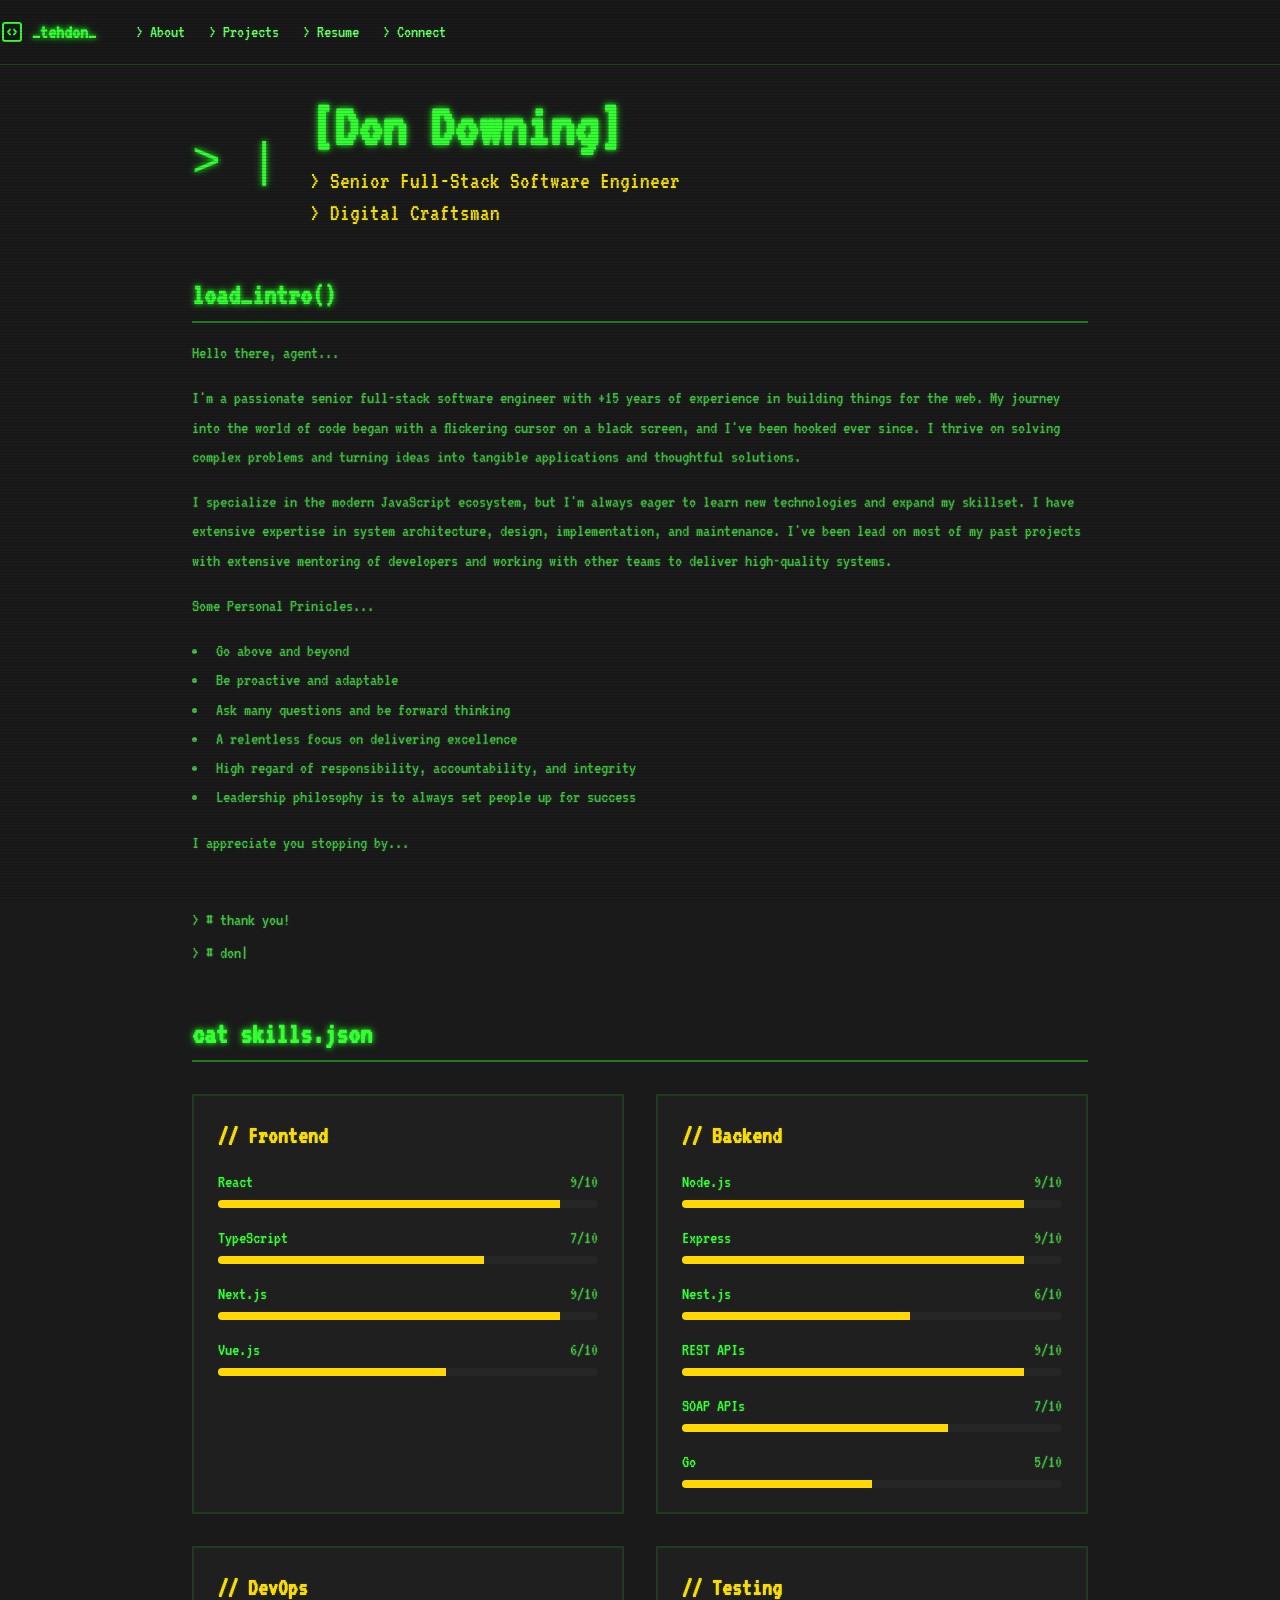
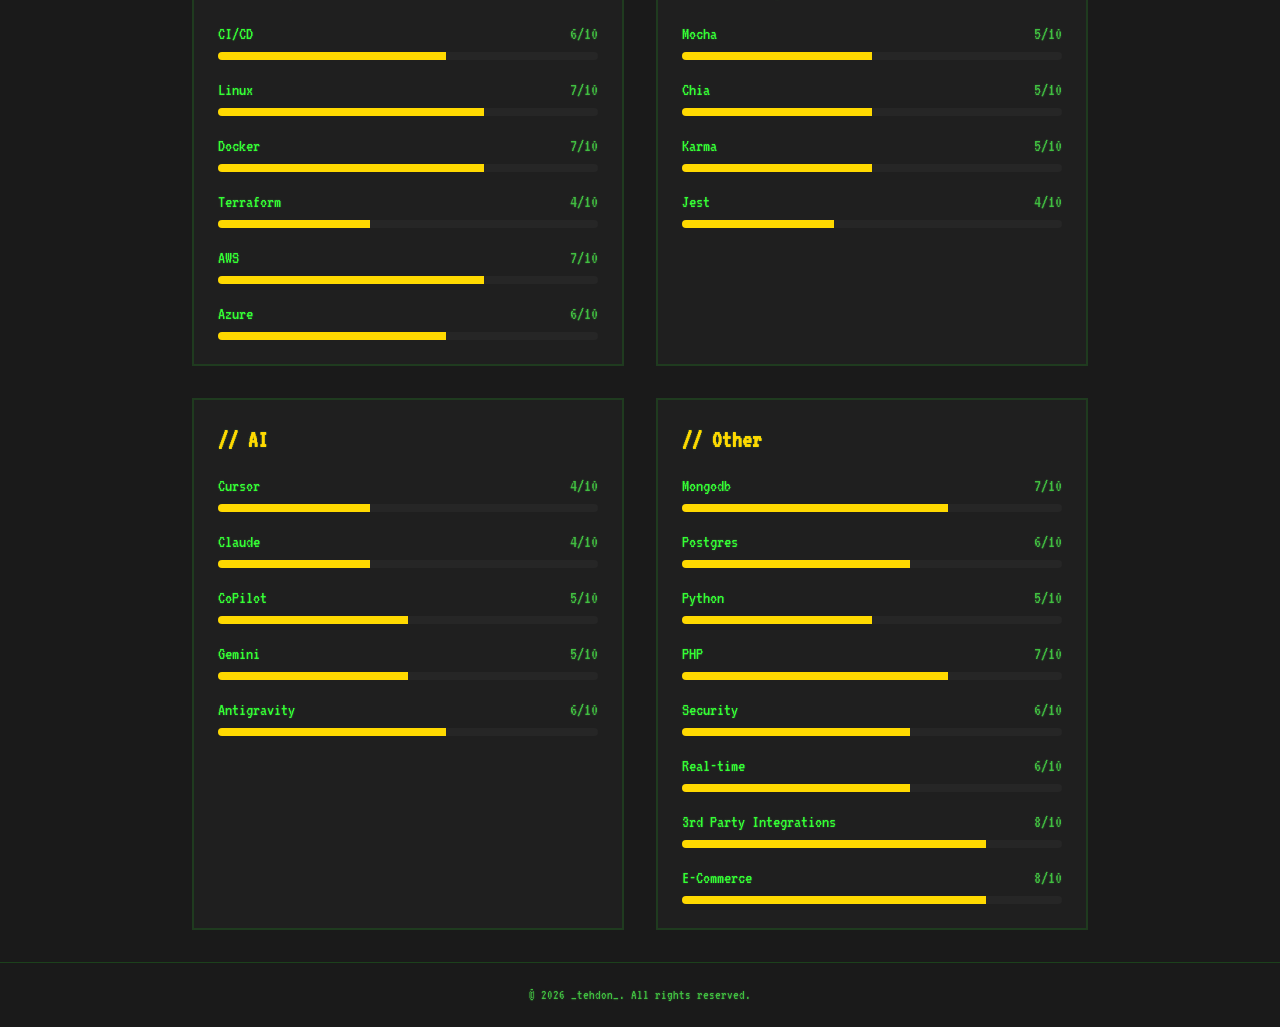
<file: index.html>
<!DOCTYPE html><!--zYd2rkL5x4iUhZCAkEcr9--><html lang="en" class="dark"><head><meta charSet="utf-8"/><meta name="viewport" content="width=device-width, initial-scale=1"/><link rel="stylesheet" href="/_next/static/css/071220970beca7e6.css" data-precedence="next"/><link rel="preload" as="script" fetchPriority="low" href="/_next/static/chunks/webpack-60785faceb2046e0.js"/><script src="/_next/static/chunks/4bd1b696-c023c6e3521b1417.js" async=""></script><script src="/_next/static/chunks/255-293e44824f2ec188.js" async=""></script><script src="/_next/static/chunks/main-app-1d38ec168f8fdfab.js" async=""></script><script src="/_next/static/chunks/553-ffa116a24add3fe1.js" async=""></script><script src="/_next/static/chunks/764-5d4fb63319599fcb.js" async=""></script><script src="/_next/static/chunks/app/layout-ae95735062ebb2e8.js" async=""></script><script src="/_next/static/chunks/app/page-a49253eac95c2e37.js" async=""></script><link rel="preconnect" href="https://fonts.googleapis.com"/><link rel="preconnect" href="https://fonts.gstatic.com" crossorigin="anonymous"/><title>_tehdon_</title><meta name="description" content="A retro-terminal themed personal portfolio."/><link rel="icon" href="/favicon.ico" type="image/x-icon" sizes="16x16"/><link href="https://fonts.googleapis.com/css2?family=VT323&amp;display=swap" rel="stylesheet"/><script src="/_next/static/chunks/polyfills-42372ed130431b0a.js" noModule=""></script></head><body class="font-body antialiased"><div hidden=""><!--$--><!--/$--></div><header class="sticky top-0 z-50 w-full border-b border-border/40 bg-background/95 backdrop-blur supports-[backdrop-filter]:bg-background/60"><div class="container flex h-16 items-center"><div class="mr-4 flex"><a class="mr-6 flex items-center space-x-2" href="/"><svg xmlns="http://www.w3.org/2000/svg" width="24" height="24" viewBox="0 0 24 24" fill="none" stroke="currentColor" stroke-width="2" stroke-linecap="round" stroke-linejoin="round" class="lucide lucide-square-code h-6 w-6 text-primary"><path d="M10 9.5 8 12l2 2.5"></path><path d="m14 9.5 2 2.5-2 2.5"></path><rect width="18" height="18" x="3" y="3" rx="2"></rect></svg><span class="font-bold text-primary text-glow text-xl">_tehdon_</span></a></div><nav class="hidden md:flex gap-6 text-lg"><a class="transition-colors hover:text-primary/80 glitch-hover" href="/">&gt; About</a><a class="transition-colors hover:text-primary/80 glitch-hover" href="/projects">&gt; Projects</a><a class="transition-colors hover:text-primary/80 glitch-hover" href="/resume">&gt; Resume</a><a class="transition-colors hover:text-primary/80 glitch-hover" href="/connect">&gt; Connect</a></nav><div class="flex flex-1 items-center justify-end"><button class="inline-flex items-center justify-center gap-2 whitespace-nowrap rounded-md text-sm font-medium ring-offset-background transition-colors focus-visible:outline-none focus-visible:ring-2 focus-visible:ring-ring focus-visible:ring-offset-2 disabled:pointer-events-none disabled:opacity-50 [&amp;_svg]:pointer-events-none [&amp;_svg]:size-4 [&amp;_svg]:shrink-0 hover:bg-accent hover:text-accent-foreground h-10 w-10 md:hidden" type="button" aria-haspopup="dialog" aria-expanded="false" aria-controls="radix-_R_6db_" data-state="closed"><svg xmlns="http://www.w3.org/2000/svg" width="24" height="24" viewBox="0 0 24 24" fill="none" stroke="currentColor" stroke-width="2" stroke-linecap="round" stroke-linejoin="round" class="lucide lucide-menu h-6 w-6 text-primary"><line x1="4" x2="20" y1="12" y2="12"></line><line x1="4" x2="20" y1="6" y2="6"></line><line x1="4" x2="20" y1="18" y2="18"></line></svg><span class="sr-only">Toggle Menu</span></button></div></div></header><main class="container mx-auto px-4 py-8 min-h-screen"><div class="space-y-12 max-w-4xl mx-auto"><section class="flex flex-col md:flex-row items-center gap-8"><pre class="text-5xl text-primary text-glow">&gt;<!-- --> <span class="blinking-cursor">|</span></pre><div class="text-center md:text-left"><h1 class="text-5xl md:text-6xl font-bold text-primary text-glow mb-2">[Don Downing]</h1><p class="text-2xl text-accent">&gt; Senior Full-Stack Software Engineer</p><p class="text-2xl text-accent">&gt; Digital Craftsman</p></div></section><section class="space-y-4 text-lg text-muted-foreground leading-relaxed"><h2 class="text-3xl font-bold text-primary text-glow mb-4 border-b-2 border-border pb-2">load_intro()</h2><p>Hello there, agent...</p><p>I&#x27;m a passionate senior full-stack software engineer with +15 years of experience in building things for the web. My journey into the world of code began with a flickering cursor on a black screen, and I&#x27;ve been hooked ever since. I thrive on solving complex problems and turning ideas into tangible applications and thoughtful solutions.</p><p>I specialize in the modern JavaScript ecosystem, but I&#x27;m always eager to learn new technologies and expand my skillset. I have extensive expertise in system architecture, design, implementation, and maintenance. I&#x27;ve been lead on most of my past projects with extensive mentoring of developers and working with other teams to deliver high-quality systems.</p><p></p><p>Some Personal Prinicles...</p><ul class="list-disc list-inside"><li>Go above and beyond</li><li>Be proactive and adaptable</li><li>Ask many questions and be forward thinking</li><li>A relentless focus on delivering excellence</li><li>High regard of responsibility, accountability, and integrity</li><li>Leadership philosophy is to always set people up for success</li></ul><p>I appreciate you stopping by...</p></section><section class="space-y-1 text-lg text-muted-foreground leading-relaxed"><p>&gt; # thank you!</p><p>&gt; # don<span class="blinking-cursor">|</span></p></section><section class="space-y-8"><h2 class="text-3xl font-bold text-primary text-glow mb-4 border-b-2 border-border pb-2">cat skills.json</h2><div class="grid grid-cols-1 md:grid-cols-2 gap-8"><div class="bg-card border-2 border-border/30 p-6 rounded-sm"><h3 class="text-2xl font-bold text-accent mb-4">// Frontend</h3><div class="space-y-4"><div><div class="flex justify-between mb-1"><span class="text-lg text-primary">React</span><span class="text-lg text-muted-foreground">9<!-- -->/10</span></div><div aria-valuemax="100" aria-valuemin="0" role="progressbar" data-state="indeterminate" data-max="100" class="relative w-full overflow-hidden rounded-full bg-secondary h-2 [&amp;&gt;div]:bg-accent"><div data-state="indeterminate" data-max="100" class="h-full w-full flex-1 bg-primary transition-all" style="transform:translateX(-10%)"></div></div></div><div><div class="flex justify-between mb-1"><span class="text-lg text-primary">TypeScript</span><span class="text-lg text-muted-foreground">7<!-- -->/10</span></div><div aria-valuemax="100" aria-valuemin="0" role="progressbar" data-state="indeterminate" data-max="100" class="relative w-full overflow-hidden rounded-full bg-secondary h-2 [&amp;&gt;div]:bg-accent"><div data-state="indeterminate" data-max="100" class="h-full w-full flex-1 bg-primary transition-all" style="transform:translateX(-30%)"></div></div></div><div><div class="flex justify-between mb-1"><span class="text-lg text-primary">Next.js</span><span class="text-lg text-muted-foreground">9<!-- -->/10</span></div><div aria-valuemax="100" aria-valuemin="0" role="progressbar" data-state="indeterminate" data-max="100" class="relative w-full overflow-hidden rounded-full bg-secondary h-2 [&amp;&gt;div]:bg-accent"><div data-state="indeterminate" data-max="100" class="h-full w-full flex-1 bg-primary transition-all" style="transform:translateX(-10%)"></div></div></div><div><div class="flex justify-between mb-1"><span class="text-lg text-primary">Vue.js</span><span class="text-lg text-muted-foreground">6<!-- -->/10</span></div><div aria-valuemax="100" aria-valuemin="0" role="progressbar" data-state="indeterminate" data-max="100" class="relative w-full overflow-hidden rounded-full bg-secondary h-2 [&amp;&gt;div]:bg-accent"><div data-state="indeterminate" data-max="100" class="h-full w-full flex-1 bg-primary transition-all" style="transform:translateX(-40%)"></div></div></div></div></div><div class="bg-card border-2 border-border/30 p-6 rounded-sm"><h3 class="text-2xl font-bold text-accent mb-4">// Backend</h3><div class="space-y-4"><div><div class="flex justify-between mb-1"><span class="text-lg text-primary">Node.js</span><span class="text-lg text-muted-foreground">9<!-- -->/10</span></div><div aria-valuemax="100" aria-valuemin="0" role="progressbar" data-state="indeterminate" data-max="100" class="relative w-full overflow-hidden rounded-full bg-secondary h-2 [&amp;&gt;div]:bg-accent"><div data-state="indeterminate" data-max="100" class="h-full w-full flex-1 bg-primary transition-all" style="transform:translateX(-10%)"></div></div></div><div><div class="flex justify-between mb-1"><span class="text-lg text-primary">Express</span><span class="text-lg text-muted-foreground">9<!-- -->/10</span></div><div aria-valuemax="100" aria-valuemin="0" role="progressbar" data-state="indeterminate" data-max="100" class="relative w-full overflow-hidden rounded-full bg-secondary h-2 [&amp;&gt;div]:bg-accent"><div data-state="indeterminate" data-max="100" class="h-full w-full flex-1 bg-primary transition-all" style="transform:translateX(-10%)"></div></div></div><div><div class="flex justify-between mb-1"><span class="text-lg text-primary">Nest.js</span><span class="text-lg text-muted-foreground">6<!-- -->/10</span></div><div aria-valuemax="100" aria-valuemin="0" role="progressbar" data-state="indeterminate" data-max="100" class="relative w-full overflow-hidden rounded-full bg-secondary h-2 [&amp;&gt;div]:bg-accent"><div data-state="indeterminate" data-max="100" class="h-full w-full flex-1 bg-primary transition-all" style="transform:translateX(-40%)"></div></div></div><div><div class="flex justify-between mb-1"><span class="text-lg text-primary">REST APIs</span><span class="text-lg text-muted-foreground">9<!-- -->/10</span></div><div aria-valuemax="100" aria-valuemin="0" role="progressbar" data-state="indeterminate" data-max="100" class="relative w-full overflow-hidden rounded-full bg-secondary h-2 [&amp;&gt;div]:bg-accent"><div data-state="indeterminate" data-max="100" class="h-full w-full flex-1 bg-primary transition-all" style="transform:translateX(-10%)"></div></div></div><div><div class="flex justify-between mb-1"><span class="text-lg text-primary">SOAP APIs</span><span class="text-lg text-muted-foreground">7<!-- -->/10</span></div><div aria-valuemax="100" aria-valuemin="0" role="progressbar" data-state="indeterminate" data-max="100" class="relative w-full overflow-hidden rounded-full bg-secondary h-2 [&amp;&gt;div]:bg-accent"><div data-state="indeterminate" data-max="100" class="h-full w-full flex-1 bg-primary transition-all" style="transform:translateX(-30%)"></div></div></div><div><div class="flex justify-between mb-1"><span class="text-lg text-primary">Go</span><span class="text-lg text-muted-foreground">5<!-- -->/10</span></div><div aria-valuemax="100" aria-valuemin="0" role="progressbar" data-state="indeterminate" data-max="100" class="relative w-full overflow-hidden rounded-full bg-secondary h-2 [&amp;&gt;div]:bg-accent"><div data-state="indeterminate" data-max="100" class="h-full w-full flex-1 bg-primary transition-all" style="transform:translateX(-50%)"></div></div></div></div></div><div class="bg-card border-2 border-border/30 p-6 rounded-sm"><h3 class="text-2xl font-bold text-accent mb-4">// DevOps</h3><div class="space-y-4"><div><div class="flex justify-between mb-1"><span class="text-lg text-primary">CI/CD</span><span class="text-lg text-muted-foreground">6<!-- -->/10</span></div><div aria-valuemax="100" aria-valuemin="0" role="progressbar" data-state="indeterminate" data-max="100" class="relative w-full overflow-hidden rounded-full bg-secondary h-2 [&amp;&gt;div]:bg-accent"><div data-state="indeterminate" data-max="100" class="h-full w-full flex-1 bg-primary transition-all" style="transform:translateX(-40%)"></div></div></div><div><div class="flex justify-between mb-1"><span class="text-lg text-primary">Linux</span><span class="text-lg text-muted-foreground">7<!-- -->/10</span></div><div aria-valuemax="100" aria-valuemin="0" role="progressbar" data-state="indeterminate" data-max="100" class="relative w-full overflow-hidden rounded-full bg-secondary h-2 [&amp;&gt;div]:bg-accent"><div data-state="indeterminate" data-max="100" class="h-full w-full flex-1 bg-primary transition-all" style="transform:translateX(-30%)"></div></div></div><div><div class="flex justify-between mb-1"><span class="text-lg text-primary">Docker</span><span class="text-lg text-muted-foreground">7<!-- -->/10</span></div><div aria-valuemax="100" aria-valuemin="0" role="progressbar" data-state="indeterminate" data-max="100" class="relative w-full overflow-hidden rounded-full bg-secondary h-2 [&amp;&gt;div]:bg-accent"><div data-state="indeterminate" data-max="100" class="h-full w-full flex-1 bg-primary transition-all" style="transform:translateX(-30%)"></div></div></div><div><div class="flex justify-between mb-1"><span class="text-lg text-primary">Terraform</span><span class="text-lg text-muted-foreground">4<!-- -->/10</span></div><div aria-valuemax="100" aria-valuemin="0" role="progressbar" data-state="indeterminate" data-max="100" class="relative w-full overflow-hidden rounded-full bg-secondary h-2 [&amp;&gt;div]:bg-accent"><div data-state="indeterminate" data-max="100" class="h-full w-full flex-1 bg-primary transition-all" style="transform:translateX(-60%)"></div></div></div><div><div class="flex justify-between mb-1"><span class="text-lg text-primary">AWS</span><span class="text-lg text-muted-foreground">7<!-- -->/10</span></div><div aria-valuemax="100" aria-valuemin="0" role="progressbar" data-state="indeterminate" data-max="100" class="relative w-full overflow-hidden rounded-full bg-secondary h-2 [&amp;&gt;div]:bg-accent"><div data-state="indeterminate" data-max="100" class="h-full w-full flex-1 bg-primary transition-all" style="transform:translateX(-30%)"></div></div></div><div><div class="flex justify-between mb-1"><span class="text-lg text-primary">Azure</span><span class="text-lg text-muted-foreground">6<!-- -->/10</span></div><div aria-valuemax="100" aria-valuemin="0" role="progressbar" data-state="indeterminate" data-max="100" class="relative w-full overflow-hidden rounded-full bg-secondary h-2 [&amp;&gt;div]:bg-accent"><div data-state="indeterminate" data-max="100" class="h-full w-full flex-1 bg-primary transition-all" style="transform:translateX(-40%)"></div></div></div></div></div><div class="bg-card border-2 border-border/30 p-6 rounded-sm"><h3 class="text-2xl font-bold text-accent mb-4">// Testing</h3><div class="space-y-4"><div><div class="flex justify-between mb-1"><span class="text-lg text-primary">Mocha</span><span class="text-lg text-muted-foreground">5<!-- -->/10</span></div><div aria-valuemax="100" aria-valuemin="0" role="progressbar" data-state="indeterminate" data-max="100" class="relative w-full overflow-hidden rounded-full bg-secondary h-2 [&amp;&gt;div]:bg-accent"><div data-state="indeterminate" data-max="100" class="h-full w-full flex-1 bg-primary transition-all" style="transform:translateX(-50%)"></div></div></div><div><div class="flex justify-between mb-1"><span class="text-lg text-primary">Chia</span><span class="text-lg text-muted-foreground">5<!-- -->/10</span></div><div aria-valuemax="100" aria-valuemin="0" role="progressbar" data-state="indeterminate" data-max="100" class="relative w-full overflow-hidden rounded-full bg-secondary h-2 [&amp;&gt;div]:bg-accent"><div data-state="indeterminate" data-max="100" class="h-full w-full flex-1 bg-primary transition-all" style="transform:translateX(-50%)"></div></div></div><div><div class="flex justify-between mb-1"><span class="text-lg text-primary">Karma</span><span class="text-lg text-muted-foreground">5<!-- -->/10</span></div><div aria-valuemax="100" aria-valuemin="0" role="progressbar" data-state="indeterminate" data-max="100" class="relative w-full overflow-hidden rounded-full bg-secondary h-2 [&amp;&gt;div]:bg-accent"><div data-state="indeterminate" data-max="100" class="h-full w-full flex-1 bg-primary transition-all" style="transform:translateX(-50%)"></div></div></div><div><div class="flex justify-between mb-1"><span class="text-lg text-primary">Jest</span><span class="text-lg text-muted-foreground">4<!-- -->/10</span></div><div aria-valuemax="100" aria-valuemin="0" role="progressbar" data-state="indeterminate" data-max="100" class="relative w-full overflow-hidden rounded-full bg-secondary h-2 [&amp;&gt;div]:bg-accent"><div data-state="indeterminate" data-max="100" class="h-full w-full flex-1 bg-primary transition-all" style="transform:translateX(-60%)"></div></div></div></div></div><div class="bg-card border-2 border-border/30 p-6 rounded-sm"><h3 class="text-2xl font-bold text-accent mb-4">// AI</h3><div class="space-y-4"><div><div class="flex justify-between mb-1"><span class="text-lg text-primary">Cursor</span><span class="text-lg text-muted-foreground">4<!-- -->/10</span></div><div aria-valuemax="100" aria-valuemin="0" role="progressbar" data-state="indeterminate" data-max="100" class="relative w-full overflow-hidden rounded-full bg-secondary h-2 [&amp;&gt;div]:bg-accent"><div data-state="indeterminate" data-max="100" class="h-full w-full flex-1 bg-primary transition-all" style="transform:translateX(-60%)"></div></div></div><div><div class="flex justify-between mb-1"><span class="text-lg text-primary">Claude</span><span class="text-lg text-muted-foreground">4<!-- -->/10</span></div><div aria-valuemax="100" aria-valuemin="0" role="progressbar" data-state="indeterminate" data-max="100" class="relative w-full overflow-hidden rounded-full bg-secondary h-2 [&amp;&gt;div]:bg-accent"><div data-state="indeterminate" data-max="100" class="h-full w-full flex-1 bg-primary transition-all" style="transform:translateX(-60%)"></div></div></div><div><div class="flex justify-between mb-1"><span class="text-lg text-primary">CoPilot</span><span class="text-lg text-muted-foreground">5<!-- -->/10</span></div><div aria-valuemax="100" aria-valuemin="0" role="progressbar" data-state="indeterminate" data-max="100" class="relative w-full overflow-hidden rounded-full bg-secondary h-2 [&amp;&gt;div]:bg-accent"><div data-state="indeterminate" data-max="100" class="h-full w-full flex-1 bg-primary transition-all" style="transform:translateX(-50%)"></div></div></div><div><div class="flex justify-between mb-1"><span class="text-lg text-primary">Gemini</span><span class="text-lg text-muted-foreground">5<!-- -->/10</span></div><div aria-valuemax="100" aria-valuemin="0" role="progressbar" data-state="indeterminate" data-max="100" class="relative w-full overflow-hidden rounded-full bg-secondary h-2 [&amp;&gt;div]:bg-accent"><div data-state="indeterminate" data-max="100" class="h-full w-full flex-1 bg-primary transition-all" style="transform:translateX(-50%)"></div></div></div><div><div class="flex justify-between mb-1"><span class="text-lg text-primary">Antigravity</span><span class="text-lg text-muted-foreground">6<!-- -->/10</span></div><div aria-valuemax="100" aria-valuemin="0" role="progressbar" data-state="indeterminate" data-max="100" class="relative w-full overflow-hidden rounded-full bg-secondary h-2 [&amp;&gt;div]:bg-accent"><div data-state="indeterminate" data-max="100" class="h-full w-full flex-1 bg-primary transition-all" style="transform:translateX(-40%)"></div></div></div></div></div><div class="bg-card border-2 border-border/30 p-6 rounded-sm"><h3 class="text-2xl font-bold text-accent mb-4">// Other</h3><div class="space-y-4"><div><div class="flex justify-between mb-1"><span class="text-lg text-primary">Mongodb</span><span class="text-lg text-muted-foreground">7<!-- -->/10</span></div><div aria-valuemax="100" aria-valuemin="0" role="progressbar" data-state="indeterminate" data-max="100" class="relative w-full overflow-hidden rounded-full bg-secondary h-2 [&amp;&gt;div]:bg-accent"><div data-state="indeterminate" data-max="100" class="h-full w-full flex-1 bg-primary transition-all" style="transform:translateX(-30%)"></div></div></div><div><div class="flex justify-between mb-1"><span class="text-lg text-primary">Postgres</span><span class="text-lg text-muted-foreground">6<!-- -->/10</span></div><div aria-valuemax="100" aria-valuemin="0" role="progressbar" data-state="indeterminate" data-max="100" class="relative w-full overflow-hidden rounded-full bg-secondary h-2 [&amp;&gt;div]:bg-accent"><div data-state="indeterminate" data-max="100" class="h-full w-full flex-1 bg-primary transition-all" style="transform:translateX(-40%)"></div></div></div><div><div class="flex justify-between mb-1"><span class="text-lg text-primary">Python</span><span class="text-lg text-muted-foreground">5<!-- -->/10</span></div><div aria-valuemax="100" aria-valuemin="0" role="progressbar" data-state="indeterminate" data-max="100" class="relative w-full overflow-hidden rounded-full bg-secondary h-2 [&amp;&gt;div]:bg-accent"><div data-state="indeterminate" data-max="100" class="h-full w-full flex-1 bg-primary transition-all" style="transform:translateX(-50%)"></div></div></div><div><div class="flex justify-between mb-1"><span class="text-lg text-primary">PHP</span><span class="text-lg text-muted-foreground">7<!-- -->/10</span></div><div aria-valuemax="100" aria-valuemin="0" role="progressbar" data-state="indeterminate" data-max="100" class="relative w-full overflow-hidden rounded-full bg-secondary h-2 [&amp;&gt;div]:bg-accent"><div data-state="indeterminate" data-max="100" class="h-full w-full flex-1 bg-primary transition-all" style="transform:translateX(-30%)"></div></div></div><div><div class="flex justify-between mb-1"><span class="text-lg text-primary">Security</span><span class="text-lg text-muted-foreground">6<!-- -->/10</span></div><div aria-valuemax="100" aria-valuemin="0" role="progressbar" data-state="indeterminate" data-max="100" class="relative w-full overflow-hidden rounded-full bg-secondary h-2 [&amp;&gt;div]:bg-accent"><div data-state="indeterminate" data-max="100" class="h-full w-full flex-1 bg-primary transition-all" style="transform:translateX(-40%)"></div></div></div><div><div class="flex justify-between mb-1"><span class="text-lg text-primary">Real-time</span><span class="text-lg text-muted-foreground">6<!-- -->/10</span></div><div aria-valuemax="100" aria-valuemin="0" role="progressbar" data-state="indeterminate" data-max="100" class="relative w-full overflow-hidden rounded-full bg-secondary h-2 [&amp;&gt;div]:bg-accent"><div data-state="indeterminate" data-max="100" class="h-full w-full flex-1 bg-primary transition-all" style="transform:translateX(-40%)"></div></div></div><div><div class="flex justify-between mb-1"><span class="text-lg text-primary">3rd Party Integrations</span><span class="text-lg text-muted-foreground">8<!-- -->/10</span></div><div aria-valuemax="100" aria-valuemin="0" role="progressbar" data-state="indeterminate" data-max="100" class="relative w-full overflow-hidden rounded-full bg-secondary h-2 [&amp;&gt;div]:bg-accent"><div data-state="indeterminate" data-max="100" class="h-full w-full flex-1 bg-primary transition-all" style="transform:translateX(-20%)"></div></div></div><div><div class="flex justify-between mb-1"><span class="text-lg text-primary">E-Commerce</span><span class="text-lg text-muted-foreground">8<!-- -->/10</span></div><div aria-valuemax="100" aria-valuemin="0" role="progressbar" data-state="indeterminate" data-max="100" class="relative w-full overflow-hidden rounded-full bg-secondary h-2 [&amp;&gt;div]:bg-accent"><div data-state="indeterminate" data-max="100" class="h-full w-full flex-1 bg-primary transition-all" style="transform:translateX(-20%)"></div></div></div></div></div></div></section></div><!--$--><!--/$--></main><footer class="border-t border-border/40"><div class="container mx-auto flex h-16 items-center justify-center"><p class="text-center text-sm text-muted-foreground">© <!-- -->2026<!-- --> _tehdon_. All rights reserved.</p></div></footer><div role="region" aria-label="Notifications (F8)" tabindex="-1" style="pointer-events:none"><ol tabindex="-1" class="fixed top-0 z-[100] flex max-h-screen w-full flex-col-reverse p-4 sm:bottom-0 sm:right-0 sm:top-auto sm:flex-col md:max-w-[420px]"></ol></div><script src="/_next/static/chunks/webpack-60785faceb2046e0.js" id="_R_" async=""></script><script>(self.__next_f=self.__next_f||[]).push([0])</script><script>self.__next_f.push([1,"1:\"$Sreact.fragment\"\n2:I[5631,[\"553\",\"static/chunks/553-ffa116a24add3fe1.js\",\"764\",\"static/chunks/764-5d4fb63319599fcb.js\",\"177\",\"static/chunks/app/layout-ae95735062ebb2e8.js\"],\"Header\"]\n3:I[9766,[],\"\"]\n4:I[8924,[],\"\"]\n5:I[704,[\"553\",\"static/chunks/553-ffa116a24add3fe1.js\",\"764\",\"static/chunks/764-5d4fb63319599fcb.js\",\"177\",\"static/chunks/app/layout-ae95735062ebb2e8.js\"],\"Toaster\"]\ne:I[7150,[],\"\"]\n:HL[\"/_next/static/css/071220970beca7e6.css\",\"style\"]\n"])</script><script>self.__next_f.push([1,"0:{\"P\":null,\"b\":\"zYd2rkL5x4iUhZCAkEcr9\",\"p\":\"\",\"c\":[\"\",\"\"],\"i\":false,\"f\":[[[\"\",{\"children\":[\"__PAGE__\",{}]},\"$undefined\",\"$undefined\",true],[\"\",[\"$\",\"$1\",\"c\",{\"children\":[[[\"$\",\"link\",\"0\",{\"rel\":\"stylesheet\",\"href\":\"/_next/static/css/071220970beca7e6.css\",\"precedence\":\"next\",\"crossOrigin\":\"$undefined\",\"nonce\":\"$undefined\"}]],[\"$\",\"html\",null,{\"lang\":\"en\",\"className\":\"dark\",\"children\":[[\"$\",\"head\",null,{\"children\":[[\"$\",\"link\",null,{\"rel\":\"preconnect\",\"href\":\"https://fonts.googleapis.com\"}],[\"$\",\"link\",null,{\"rel\":\"preconnect\",\"href\":\"https://fonts.gstatic.com\",\"crossOrigin\":\"anonymous\"}],[\"$\",\"link\",null,{\"href\":\"https://fonts.googleapis.com/css2?family=VT323\u0026display=swap\",\"rel\":\"stylesheet\"}]]}],[\"$\",\"body\",null,{\"className\":\"font-body antialiased\",\"children\":[[\"$\",\"$L2\",null,{}],[\"$\",\"main\",null,{\"className\":\"container mx-auto px-4 py-8 min-h-screen\",\"children\":[\"$\",\"$L3\",null,{\"parallelRouterKey\":\"children\",\"error\":\"$undefined\",\"errorStyles\":\"$undefined\",\"errorScripts\":\"$undefined\",\"template\":[\"$\",\"$L4\",null,{}],\"templateStyles\":\"$undefined\",\"templateScripts\":\"$undefined\",\"notFound\":[[[\"$\",\"title\",null,{\"children\":\"404: This page could not be found.\"}],[\"$\",\"div\",null,{\"style\":{\"fontFamily\":\"system-ui,\\\"Segoe UI\\\",Roboto,Helvetica,Arial,sans-serif,\\\"Apple Color Emoji\\\",\\\"Segoe UI Emoji\\\"\",\"height\":\"100vh\",\"textAlign\":\"center\",\"display\":\"flex\",\"flexDirection\":\"column\",\"alignItems\":\"center\",\"justifyContent\":\"center\"},\"children\":[\"$\",\"div\",null,{\"children\":[[\"$\",\"style\",null,{\"dangerouslySetInnerHTML\":{\"__html\":\"body{color:#000;background:#fff;margin:0}.next-error-h1{border-right:1px solid rgba(0,0,0,.3)}@media (prefers-color-scheme:dark){body{color:#fff;background:#000}.next-error-h1{border-right:1px solid rgba(255,255,255,.3)}}\"}}],[\"$\",\"h1\",null,{\"className\":\"next-error-h1\",\"style\":{\"display\":\"inline-block\",\"margin\":\"0 20px 0 0\",\"padding\":\"0 23px 0 0\",\"fontSize\":24,\"fontWeight\":500,\"verticalAlign\":\"top\",\"lineHeight\":\"49px\"},\"children\":404}],[\"$\",\"div\",null,{\"style\":{\"display\":\"inline-block\"},\"children\":[\"$\",\"h2\",null,{\"style\":{\"fontSize\":14,\"fontWeight\":400,\"lineHeight\":\"49px\",\"margin\":0},\"children\":\"This page could not be found.\"}]}]]}]}]],[]],\"forbidden\":\"$undefined\",\"unauthorized\":\"$undefined\"}]}],[\"$\",\"footer\",null,{\"className\":\"border-t border-border/40\",\"children\":[\"$\",\"div\",null,{\"className\":\"container mx-auto flex h-16 items-center justify-center\",\"children\":[\"$\",\"p\",null,{\"className\":\"text-center text-sm text-muted-foreground\",\"children\":[\"© \",2026,\" _tehdon_. All rights reserved.\"]}]}]}],[\"$\",\"$L5\",null,{}]]}]]}]]}],{\"children\":[\"__PAGE__\",[\"$\",\"$1\",\"c\",{\"children\":[[\"$\",\"div\",null,{\"className\":\"space-y-12 max-w-4xl mx-auto\",\"children\":[[\"$\",\"section\",null,{\"className\":\"flex flex-col md:flex-row items-center gap-8\",\"children\":[[\"$\",\"pre\",null,{\"className\":\"text-5xl text-primary text-glow\",\"children\":[\"\u003e\",\" \",[\"$\",\"span\",null,{\"className\":\"blinking-cursor\",\"children\":\"|\"}]]}],[\"$\",\"div\",null,{\"className\":\"text-center md:text-left\",\"children\":[[\"$\",\"h1\",null,{\"className\":\"text-5xl md:text-6xl font-bold text-primary text-glow mb-2\",\"children\":\"[Don Downing]\"}],[\"$\",\"p\",null,{\"className\":\"text-2xl text-accent\",\"children\":\"\u003e Senior Full-Stack Software Engineer\"}],[\"$\",\"p\",null,{\"className\":\"text-2xl text-accent\",\"children\":\"\u003e Digital Craftsman\"}]]}]]}],[\"$\",\"section\",null,{\"className\":\"space-y-4 text-lg text-muted-foreground leading-relaxed\",\"children\":[[\"$\",\"h2\",null,{\"className\":\"text-3xl font-bold text-primary text-glow mb-4 border-b-2 border-border pb-2\",\"children\":\"load_intro()\"}],[\"$\",\"p\",null,{\"children\":\"Hello there, agent...\"}],[\"$\",\"p\",null,{\"children\":\"I'm a passionate senior full-stack software engineer with +15 years of experience in building things for the web. My journey into the world of code began with a flickering cursor on a black screen, and I've been hooked ever since. I thrive on solving complex problems and turning ideas into tangible applications and thoughtful solutions.\"}],[\"$\",\"p\",null,{\"children\":\"I specialize in the modern JavaScript ecosystem, but I'm always eager to learn new technologies and expand my skillset. I have extensive expertise in system architecture, design, implementation, and maintenance. I've been lead on most of my past projects with extensive mentoring of developers and working with other teams to deliver high-quality systems.\"}],\"$L6\",\"$L7\",\"$L8\",\"$L9\"]}],\"$La\",\"$Lb\"]}],null,\"$Lc\"]}],{},null,false]},null,false],\"$Ld\",false]],\"m\":\"$undefined\",\"G\":[\"$e\",[]],\"s\":false,\"S\":true}\n"])</script><script>self.__next_f.push([1,"f:I[6143,[\"553\",\"static/chunks/553-ffa116a24add3fe1.js\",\"974\",\"static/chunks/app/page-a49253eac95c2e37.js\"],\"Progress\"]\n19:I[4431,[],\"OutletBoundary\"]\n1b:I[5278,[],\"AsyncMetadataOutlet\"]\n1d:I[4431,[],\"ViewportBoundary\"]\n1f:I[4431,[],\"MetadataBoundary\"]\n20:\"$Sreact.suspense\"\n6:[\"$\",\"p\",null,{}]\n7:[\"$\",\"p\",null,{\"children\":\"Some Personal Prinicles...\"}]\n8:[\"$\",\"ul\",null,{\"className\":\"list-disc list-inside\",\"children\":[[\"$\",\"li\",null,{\"children\":\"Go above and beyond\"}],[\"$\",\"li\",null,{\"children\":\"Be proactive and adaptable\"}],[\"$\",\"li\",null,{\"children\":\"Ask many questions and be forward thinking\"}],[\"$\",\"li\",null,{\"children\":\"A relentless focus on delivering excellence\"}],[\"$\",\"li\",null,{\"children\":\"High regard of responsibility, accountability, and integrity\"}],[\"$\",\"li\",null,{\"children\":\"Leadership philosophy is to always set people up for success\"}]]}]\n9:[\"$\",\"p\",null,{\"children\":\"I appreciate you stopping by...\"}]\na:[\"$\",\"section\",null,{\"className\":\"space-y-1 text-lg text-muted-foreground leading-relaxed\",\"children\":[[\"$\",\"p\",null,{\"children\":\"\u003e # thank you!\"}],[\"$\",\"p\",null,{\"children\":[\"\u003e # don\",[\"$\",\"span\",null,{\"className\":\"blinking-cursor\",\"children\":\"|\"}]]}]]}]\n"])</script><script>self.__next_f.push([1,"b:[\"$\",\"section\",null,{\"className\":\"space-y-8\",\"children\":[[\"$\",\"h2\",null,{\"className\":\"text-3xl font-bold text-primary text-glow mb-4 border-b-2 border-border pb-2\",\"children\":\"cat skills.json\"}],[\"$\",\"div\",null,{\"className\":\"grid grid-cols-1 md:grid-cols-2 gap-8\",\"children\":[[\"$\",\"div\",\"Frontend\",{\"className\":\"bg-card border-2 border-border/30 p-6 rounded-sm\",\"children\":[[\"$\",\"h3\",null,{\"className\":\"text-2xl font-bold text-accent mb-4\",\"children\":\"// Frontend\"}],[\"$\",\"div\",null,{\"className\":\"space-y-4\",\"children\":[[\"$\",\"div\",\"React\",{\"children\":[[\"$\",\"div\",null,{\"className\":\"flex justify-between mb-1\",\"children\":[[\"$\",\"span\",null,{\"className\":\"text-lg text-primary\",\"children\":\"React\"}],[\"$\",\"span\",null,{\"className\":\"text-lg text-muted-foreground\",\"children\":[9,\"/10\"]}]]}],[\"$\",\"$Lf\",null,{\"value\":90,\"className\":\"h-2 [\u0026\u003ediv]:bg-accent\"}]]}],[\"$\",\"div\",\"TypeScript\",{\"children\":[[\"$\",\"div\",null,{\"className\":\"flex justify-between mb-1\",\"children\":[[\"$\",\"span\",null,{\"className\":\"text-lg text-primary\",\"children\":\"TypeScript\"}],[\"$\",\"span\",null,{\"className\":\"text-lg text-muted-foreground\",\"children\":[7,\"/10\"]}]]}],[\"$\",\"$Lf\",null,{\"value\":70,\"className\":\"h-2 [\u0026\u003ediv]:bg-accent\"}]]}],[\"$\",\"div\",\"Next.js\",{\"children\":[[\"$\",\"div\",null,{\"className\":\"flex justify-between mb-1\",\"children\":[[\"$\",\"span\",null,{\"className\":\"text-lg text-primary\",\"children\":\"Next.js\"}],[\"$\",\"span\",null,{\"className\":\"text-lg text-muted-foreground\",\"children\":[9,\"/10\"]}]]}],[\"$\",\"$Lf\",null,{\"value\":90,\"className\":\"h-2 [\u0026\u003ediv]:bg-accent\"}]]}],[\"$\",\"div\",\"Vue.js\",{\"children\":[[\"$\",\"div\",null,{\"className\":\"flex justify-between mb-1\",\"children\":[[\"$\",\"span\",null,{\"className\":\"text-lg text-primary\",\"children\":\"Vue.js\"}],[\"$\",\"span\",null,{\"className\":\"text-lg text-muted-foreground\",\"children\":[6,\"/10\"]}]]}],[\"$\",\"$Lf\",null,{\"value\":60,\"className\":\"h-2 [\u0026\u003ediv]:bg-accent\"}]]}]]}]]}],[\"$\",\"div\",\"Backend\",{\"className\":\"bg-card border-2 border-border/30 p-6 rounded-sm\",\"children\":[[\"$\",\"h3\",null,{\"className\":\"text-2xl font-bold text-accent mb-4\",\"children\":\"// Backend\"}],[\"$\",\"div\",null,{\"className\":\"space-y-4\",\"children\":[[\"$\",\"div\",\"Node.js\",{\"children\":[[\"$\",\"div\",null,{\"className\":\"flex justify-between mb-1\",\"children\":[[\"$\",\"span\",null,{\"className\":\"text-lg text-primary\",\"children\":\"Node.js\"}],[\"$\",\"span\",null,{\"className\":\"text-lg text-muted-foreground\",\"children\":[9,\"/10\"]}]]}],[\"$\",\"$Lf\",null,{\"value\":90,\"className\":\"h-2 [\u0026\u003ediv]:bg-accent\"}]]}],[\"$\",\"div\",\"Express\",{\"children\":[[\"$\",\"div\",null,{\"className\":\"flex justify-between mb-1\",\"children\":[[\"$\",\"span\",null,{\"className\":\"text-lg text-primary\",\"children\":\"Express\"}],[\"$\",\"span\",null,{\"className\":\"text-lg text-muted-foreground\",\"children\":[9,\"/10\"]}]]}],[\"$\",\"$Lf\",null,{\"value\":90,\"className\":\"h-2 [\u0026\u003ediv]:bg-accent\"}]]}],[\"$\",\"div\",\"Nest.js\",{\"children\":[[\"$\",\"div\",null,{\"className\":\"flex justify-between mb-1\",\"children\":[[\"$\",\"span\",null,{\"className\":\"text-lg text-primary\",\"children\":\"Nest.js\"}],[\"$\",\"span\",null,{\"className\":\"text-lg text-muted-foreground\",\"children\":[6,\"/10\"]}]]}],[\"$\",\"$Lf\",null,{\"value\":60,\"className\":\"h-2 [\u0026\u003ediv]:bg-accent\"}]]}],[\"$\",\"div\",\"REST APIs\",{\"children\":[[\"$\",\"div\",null,{\"className\":\"flex justify-between mb-1\",\"children\":[[\"$\",\"span\",null,{\"className\":\"text-lg text-primary\",\"children\":\"REST APIs\"}],[\"$\",\"span\",null,{\"className\":\"text-lg text-muted-foreground\",\"children\":[9,\"/10\"]}]]}],[\"$\",\"$Lf\",null,{\"value\":90,\"className\":\"h-2 [\u0026\u003ediv]:bg-accent\"}]]}],[\"$\",\"div\",\"SOAP APIs\",{\"children\":[[\"$\",\"div\",null,{\"className\":\"flex justify-between mb-1\",\"children\":[[\"$\",\"span\",null,{\"className\":\"text-lg text-primary\",\"children\":\"SOAP APIs\"}],[\"$\",\"span\",null,{\"className\":\"text-lg text-muted-foreground\",\"children\":[7,\"/10\"]}]]}],[\"$\",\"$Lf\",null,{\"value\":70,\"className\":\"h-2 [\u0026\u003ediv]:bg-accent\"}]]}],[\"$\",\"div\",\"Go\",{\"children\":[[\"$\",\"div\",null,{\"className\":\"flex justify-between mb-1\",\"children\":[[\"$\",\"span\",null,{\"className\":\"text-lg text-primary\",\"children\":\"Go\"}],[\"$\",\"span\",null,{\"className\":\"text-lg text-muted-foreground\",\"children\":[5,\"/10\"]}]]}],[\"$\",\"$Lf\",null,{\"value\":50,\"className\":\"h-2 [\u0026\u003ediv]:bg-accent\"}]]}]]}]]}],[\"$\",\"div\",\"DevOps\",{\"className\":\"bg-card border-2 border-border/30 p-6 rounded-sm\",\"children\":[[\"$\",\"h3\",null,{\"className\":\"text-2xl font-bold text-accent mb-4\",\"children\":\"// DevOps\"}],[\"$\",\"div\",null,{\"className\":\"space-y-4\",\"children\":[[\"$\",\"div\",\"CI/CD\",{\"children\":[[\"$\",\"div\",null,{\"className\":\"flex justify-between mb-1\",\"children\":[[\"$\",\"span\",null,{\"className\":\"text-lg text-primary\",\"children\":\"CI/CD\"}],[\"$\",\"span\",null,{\"className\":\"text-lg text-muted-foreground\",\"children\":[6,\"/10\"]}]]}],\"$L10\"]}],\"$L11\",\"$L12\",\"$L13\",\"$L14\",\"$L15\"]}]]}],\"$L16\",\"$L17\",\"$L18\"]}]]}]\n"])</script><script>self.__next_f.push([1,"c:[\"$\",\"$L19\",null,{\"children\":[\"$L1a\",[\"$\",\"$L1b\",null,{\"promise\":\"$@1c\"}]]}]\nd:[\"$\",\"$1\",\"h\",{\"children\":[null,[[\"$\",\"$L1d\",null,{\"children\":\"$L1e\"}],null],[\"$\",\"$L1f\",null,{\"children\":[\"$\",\"div\",null,{\"hidden\":true,\"children\":[\"$\",\"$20\",null,{\"fallback\":null,\"children\":\"$L21\"}]}]}]]}]\n"])</script><script>self.__next_f.push([1,"10:[\"$\",\"$Lf\",null,{\"value\":60,\"className\":\"h-2 [\u0026\u003ediv]:bg-accent\"}]\n11:[\"$\",\"div\",\"Linux\",{\"children\":[[\"$\",\"div\",null,{\"className\":\"flex justify-between mb-1\",\"children\":[[\"$\",\"span\",null,{\"className\":\"text-lg text-primary\",\"children\":\"Linux\"}],[\"$\",\"span\",null,{\"className\":\"text-lg text-muted-foreground\",\"children\":[7,\"/10\"]}]]}],[\"$\",\"$Lf\",null,{\"value\":70,\"className\":\"h-2 [\u0026\u003ediv]:bg-accent\"}]]}]\n12:[\"$\",\"div\",\"Docker\",{\"children\":[[\"$\",\"div\",null,{\"className\":\"flex justify-between mb-1\",\"children\":[[\"$\",\"span\",null,{\"className\":\"text-lg text-primary\",\"children\":\"Docker\"}],[\"$\",\"span\",null,{\"className\":\"text-lg text-muted-foreground\",\"children\":[7,\"/10\"]}]]}],[\"$\",\"$Lf\",null,{\"value\":70,\"className\":\"h-2 [\u0026\u003ediv]:bg-accent\"}]]}]\n13:[\"$\",\"div\",\"Terraform\",{\"children\":[[\"$\",\"div\",null,{\"className\":\"flex justify-between mb-1\",\"children\":[[\"$\",\"span\",null,{\"className\":\"text-lg text-primary\",\"children\":\"Terraform\"}],[\"$\",\"span\",null,{\"className\":\"text-lg text-muted-foreground\",\"children\":[4,\"/10\"]}]]}],[\"$\",\"$Lf\",null,{\"value\":40,\"className\":\"h-2 [\u0026\u003ediv]:bg-accent\"}]]}]\n14:[\"$\",\"div\",\"AWS\",{\"children\":[[\"$\",\"div\",null,{\"className\":\"flex justify-between mb-1\",\"children\":[[\"$\",\"span\",null,{\"className\":\"text-lg text-primary\",\"children\":\"AWS\"}],[\"$\",\"span\",null,{\"className\":\"text-lg text-muted-foreground\",\"children\":[7,\"/10\"]}]]}],[\"$\",\"$Lf\",null,{\"value\":70,\"className\":\"h-2 [\u0026\u003ediv]:bg-accent\"}]]}]\n15:[\"$\",\"div\",\"Azure\",{\"children\":[[\"$\",\"div\",null,{\"className\":\"flex justify-between mb-1\",\"children\":[[\"$\",\"span\",null,{\"className\":\"text-lg text-primary\",\"children\":\"Azure\"}],[\"$\",\"span\",null,{\"className\":\"text-lg text-muted-foreground\",\"children\":[6,\"/10\"]}]]}],[\"$\",\"$Lf\",null,{\"value\":60,\"className\":\"h-2 [\u0026\u003ediv]:bg-accent\"}]]}]\n"])</script><script>self.__next_f.push([1,"16:[\"$\",\"div\",\"Testing\",{\"className\":\"bg-card border-2 border-border/30 p-6 rounded-sm\",\"children\":[[\"$\",\"h3\",null,{\"className\":\"text-2xl font-bold text-accent mb-4\",\"children\":\"// Testing\"}],[\"$\",\"div\",null,{\"className\":\"space-y-4\",\"children\":[[\"$\",\"div\",\"Mocha\",{\"children\":[[\"$\",\"div\",null,{\"className\":\"flex justify-between mb-1\",\"children\":[[\"$\",\"span\",null,{\"className\":\"text-lg text-primary\",\"children\":\"Mocha\"}],[\"$\",\"span\",null,{\"className\":\"text-lg text-muted-foreground\",\"children\":[5,\"/10\"]}]]}],[\"$\",\"$Lf\",null,{\"value\":50,\"className\":\"h-2 [\u0026\u003ediv]:bg-accent\"}]]}],[\"$\",\"div\",\"Chia\",{\"children\":[[\"$\",\"div\",null,{\"className\":\"flex justify-between mb-1\",\"children\":[[\"$\",\"span\",null,{\"className\":\"text-lg text-primary\",\"children\":\"Chia\"}],[\"$\",\"span\",null,{\"className\":\"text-lg text-muted-foreground\",\"children\":[5,\"/10\"]}]]}],[\"$\",\"$Lf\",null,{\"value\":50,\"className\":\"h-2 [\u0026\u003ediv]:bg-accent\"}]]}],[\"$\",\"div\",\"Karma\",{\"children\":[[\"$\",\"div\",null,{\"className\":\"flex justify-between mb-1\",\"children\":[[\"$\",\"span\",null,{\"className\":\"text-lg text-primary\",\"children\":\"Karma\"}],[\"$\",\"span\",null,{\"className\":\"text-lg text-muted-foreground\",\"children\":[5,\"/10\"]}]]}],[\"$\",\"$Lf\",null,{\"value\":50,\"className\":\"h-2 [\u0026\u003ediv]:bg-accent\"}]]}],[\"$\",\"div\",\"Jest\",{\"children\":[[\"$\",\"div\",null,{\"className\":\"flex justify-between mb-1\",\"children\":[[\"$\",\"span\",null,{\"className\":\"text-lg text-primary\",\"children\":\"Jest\"}],[\"$\",\"span\",null,{\"className\":\"text-lg text-muted-foreground\",\"children\":[4,\"/10\"]}]]}],[\"$\",\"$Lf\",null,{\"value\":40,\"className\":\"h-2 [\u0026\u003ediv]:bg-accent\"}]]}]]}]]}]\n"])</script><script>self.__next_f.push([1,"17:[\"$\",\"div\",\"AI\",{\"className\":\"bg-card border-2 border-border/30 p-6 rounded-sm\",\"children\":[[\"$\",\"h3\",null,{\"className\":\"text-2xl font-bold text-accent mb-4\",\"children\":\"// AI\"}],[\"$\",\"div\",null,{\"className\":\"space-y-4\",\"children\":[[\"$\",\"div\",\"Cursor\",{\"children\":[[\"$\",\"div\",null,{\"className\":\"flex justify-between mb-1\",\"children\":[[\"$\",\"span\",null,{\"className\":\"text-lg text-primary\",\"children\":\"Cursor\"}],[\"$\",\"span\",null,{\"className\":\"text-lg text-muted-foreground\",\"children\":[4,\"/10\"]}]]}],[\"$\",\"$Lf\",null,{\"value\":40,\"className\":\"h-2 [\u0026\u003ediv]:bg-accent\"}]]}],[\"$\",\"div\",\"Claude\",{\"children\":[[\"$\",\"div\",null,{\"className\":\"flex justify-between mb-1\",\"children\":[[\"$\",\"span\",null,{\"className\":\"text-lg text-primary\",\"children\":\"Claude\"}],[\"$\",\"span\",null,{\"className\":\"text-lg text-muted-foreground\",\"children\":[4,\"/10\"]}]]}],[\"$\",\"$Lf\",null,{\"value\":40,\"className\":\"h-2 [\u0026\u003ediv]:bg-accent\"}]]}],[\"$\",\"div\",\"CoPilot\",{\"children\":[[\"$\",\"div\",null,{\"className\":\"flex justify-between mb-1\",\"children\":[[\"$\",\"span\",null,{\"className\":\"text-lg text-primary\",\"children\":\"CoPilot\"}],[\"$\",\"span\",null,{\"className\":\"text-lg text-muted-foreground\",\"children\":[5,\"/10\"]}]]}],[\"$\",\"$Lf\",null,{\"value\":50,\"className\":\"h-2 [\u0026\u003ediv]:bg-accent\"}]]}],[\"$\",\"div\",\"Gemini\",{\"children\":[[\"$\",\"div\",null,{\"className\":\"flex justify-between mb-1\",\"children\":[[\"$\",\"span\",null,{\"className\":\"text-lg text-primary\",\"children\":\"Gemini\"}],[\"$\",\"span\",null,{\"className\":\"text-lg text-muted-foreground\",\"children\":[5,\"/10\"]}]]}],[\"$\",\"$Lf\",null,{\"value\":50,\"className\":\"h-2 [\u0026\u003ediv]:bg-accent\"}]]}],[\"$\",\"div\",\"Antigravity\",{\"children\":[[\"$\",\"div\",null,{\"className\":\"flex justify-between mb-1\",\"children\":[[\"$\",\"span\",null,{\"className\":\"text-lg text-primary\",\"children\":\"Antigravity\"}],[\"$\",\"span\",null,{\"className\":\"text-lg text-muted-foreground\",\"children\":[6,\"/10\"]}]]}],[\"$\",\"$Lf\",null,{\"value\":60,\"className\":\"h-2 [\u0026\u003ediv]:bg-accent\"}]]}]]}]]}]\n"])</script><script>self.__next_f.push([1,"18:[\"$\",\"div\",\"Other\",{\"className\":\"bg-card border-2 border-border/30 p-6 rounded-sm\",\"children\":[[\"$\",\"h3\",null,{\"className\":\"text-2xl font-bold text-accent mb-4\",\"children\":\"// Other\"}],[\"$\",\"div\",null,{\"className\":\"space-y-4\",\"children\":[[\"$\",\"div\",\"Mongodb\",{\"children\":[[\"$\",\"div\",null,{\"className\":\"flex justify-between mb-1\",\"children\":[[\"$\",\"span\",null,{\"className\":\"text-lg text-primary\",\"children\":\"Mongodb\"}],[\"$\",\"span\",null,{\"className\":\"text-lg text-muted-foreground\",\"children\":[7,\"/10\"]}]]}],[\"$\",\"$Lf\",null,{\"value\":70,\"className\":\"h-2 [\u0026\u003ediv]:bg-accent\"}]]}],[\"$\",\"div\",\"Postgres\",{\"children\":[[\"$\",\"div\",null,{\"className\":\"flex justify-between mb-1\",\"children\":[[\"$\",\"span\",null,{\"className\":\"text-lg text-primary\",\"children\":\"Postgres\"}],[\"$\",\"span\",null,{\"className\":\"text-lg text-muted-foreground\",\"children\":[6,\"/10\"]}]]}],[\"$\",\"$Lf\",null,{\"value\":60,\"className\":\"h-2 [\u0026\u003ediv]:bg-accent\"}]]}],[\"$\",\"div\",\"Python\",{\"children\":[[\"$\",\"div\",null,{\"className\":\"flex justify-between mb-1\",\"children\":[[\"$\",\"span\",null,{\"className\":\"text-lg text-primary\",\"children\":\"Python\"}],[\"$\",\"span\",null,{\"className\":\"text-lg text-muted-foreground\",\"children\":[5,\"/10\"]}]]}],[\"$\",\"$Lf\",null,{\"value\":50,\"className\":\"h-2 [\u0026\u003ediv]:bg-accent\"}]]}],[\"$\",\"div\",\"PHP\",{\"children\":[[\"$\",\"div\",null,{\"className\":\"flex justify-between mb-1\",\"children\":[[\"$\",\"span\",null,{\"className\":\"text-lg text-primary\",\"children\":\"PHP\"}],[\"$\",\"span\",null,{\"className\":\"text-lg text-muted-foreground\",\"children\":[7,\"/10\"]}]]}],[\"$\",\"$Lf\",null,{\"value\":70,\"className\":\"h-2 [\u0026\u003ediv]:bg-accent\"}]]}],[\"$\",\"div\",\"Security\",{\"children\":[[\"$\",\"div\",null,{\"className\":\"flex justify-between mb-1\",\"children\":[[\"$\",\"span\",null,{\"className\":\"text-lg text-primary\",\"children\":\"Security\"}],[\"$\",\"span\",null,{\"className\":\"text-lg text-muted-foreground\",\"children\":[6,\"/10\"]}]]}],[\"$\",\"$Lf\",null,{\"value\":60,\"className\":\"h-2 [\u0026\u003ediv]:bg-accent\"}]]}],[\"$\",\"div\",\"Real-time\",{\"children\":[[\"$\",\"div\",null,{\"className\":\"flex justify-between mb-1\",\"children\":[[\"$\",\"span\",null,{\"className\":\"text-lg text-primary\",\"children\":\"Real-time\"}],[\"$\",\"span\",null,{\"className\":\"text-lg text-muted-foreground\",\"children\":[6,\"/10\"]}]]}],[\"$\",\"$Lf\",null,{\"value\":60,\"className\":\"h-2 [\u0026\u003ediv]:bg-accent\"}]]}],[\"$\",\"div\",\"3rd Party Integrations\",{\"children\":[[\"$\",\"div\",null,{\"className\":\"flex justify-between mb-1\",\"children\":[[\"$\",\"span\",null,{\"className\":\"text-lg text-primary\",\"children\":\"3rd Party Integrations\"}],[\"$\",\"span\",null,{\"className\":\"text-lg text-muted-foreground\",\"children\":[8,\"/10\"]}]]}],[\"$\",\"$Lf\",null,{\"value\":80,\"className\":\"h-2 [\u0026\u003ediv]:bg-accent\"}]]}],[\"$\",\"div\",\"E-Commerce\",{\"children\":[[\"$\",\"div\",null,{\"className\":\"flex justify-between mb-1\",\"children\":[[\"$\",\"span\",null,{\"className\":\"text-lg text-primary\",\"children\":\"E-Commerce\"}],[\"$\",\"span\",null,{\"className\":\"text-lg text-muted-foreground\",\"children\":[8,\"/10\"]}]]}],[\"$\",\"$Lf\",null,{\"value\":80,\"className\":\"h-2 [\u0026\u003ediv]:bg-accent\"}]]}]]}]]}]\n"])</script><script>self.__next_f.push([1,"1e:[[\"$\",\"meta\",\"0\",{\"charSet\":\"utf-8\"}],[\"$\",\"meta\",\"1\",{\"name\":\"viewport\",\"content\":\"width=device-width, initial-scale=1\"}]]\n1a:null\n"])</script><script>self.__next_f.push([1,"22:I[622,[],\"IconMark\"]\n1c:{\"metadata\":[[\"$\",\"title\",\"0\",{\"children\":\"_tehdon_\"}],[\"$\",\"meta\",\"1\",{\"name\":\"description\",\"content\":\"A retro-terminal themed personal portfolio.\"}],[\"$\",\"link\",\"2\",{\"rel\":\"icon\",\"href\":\"/favicon.ico\",\"type\":\"image/x-icon\",\"sizes\":\"16x16\"}],[\"$\",\"$L22\",\"3\",{}]],\"error\":null,\"digest\":\"$undefined\"}\n"])</script><script>self.__next_f.push([1,"21:\"$1c:metadata\"\n"])</script></body></html>
</file>
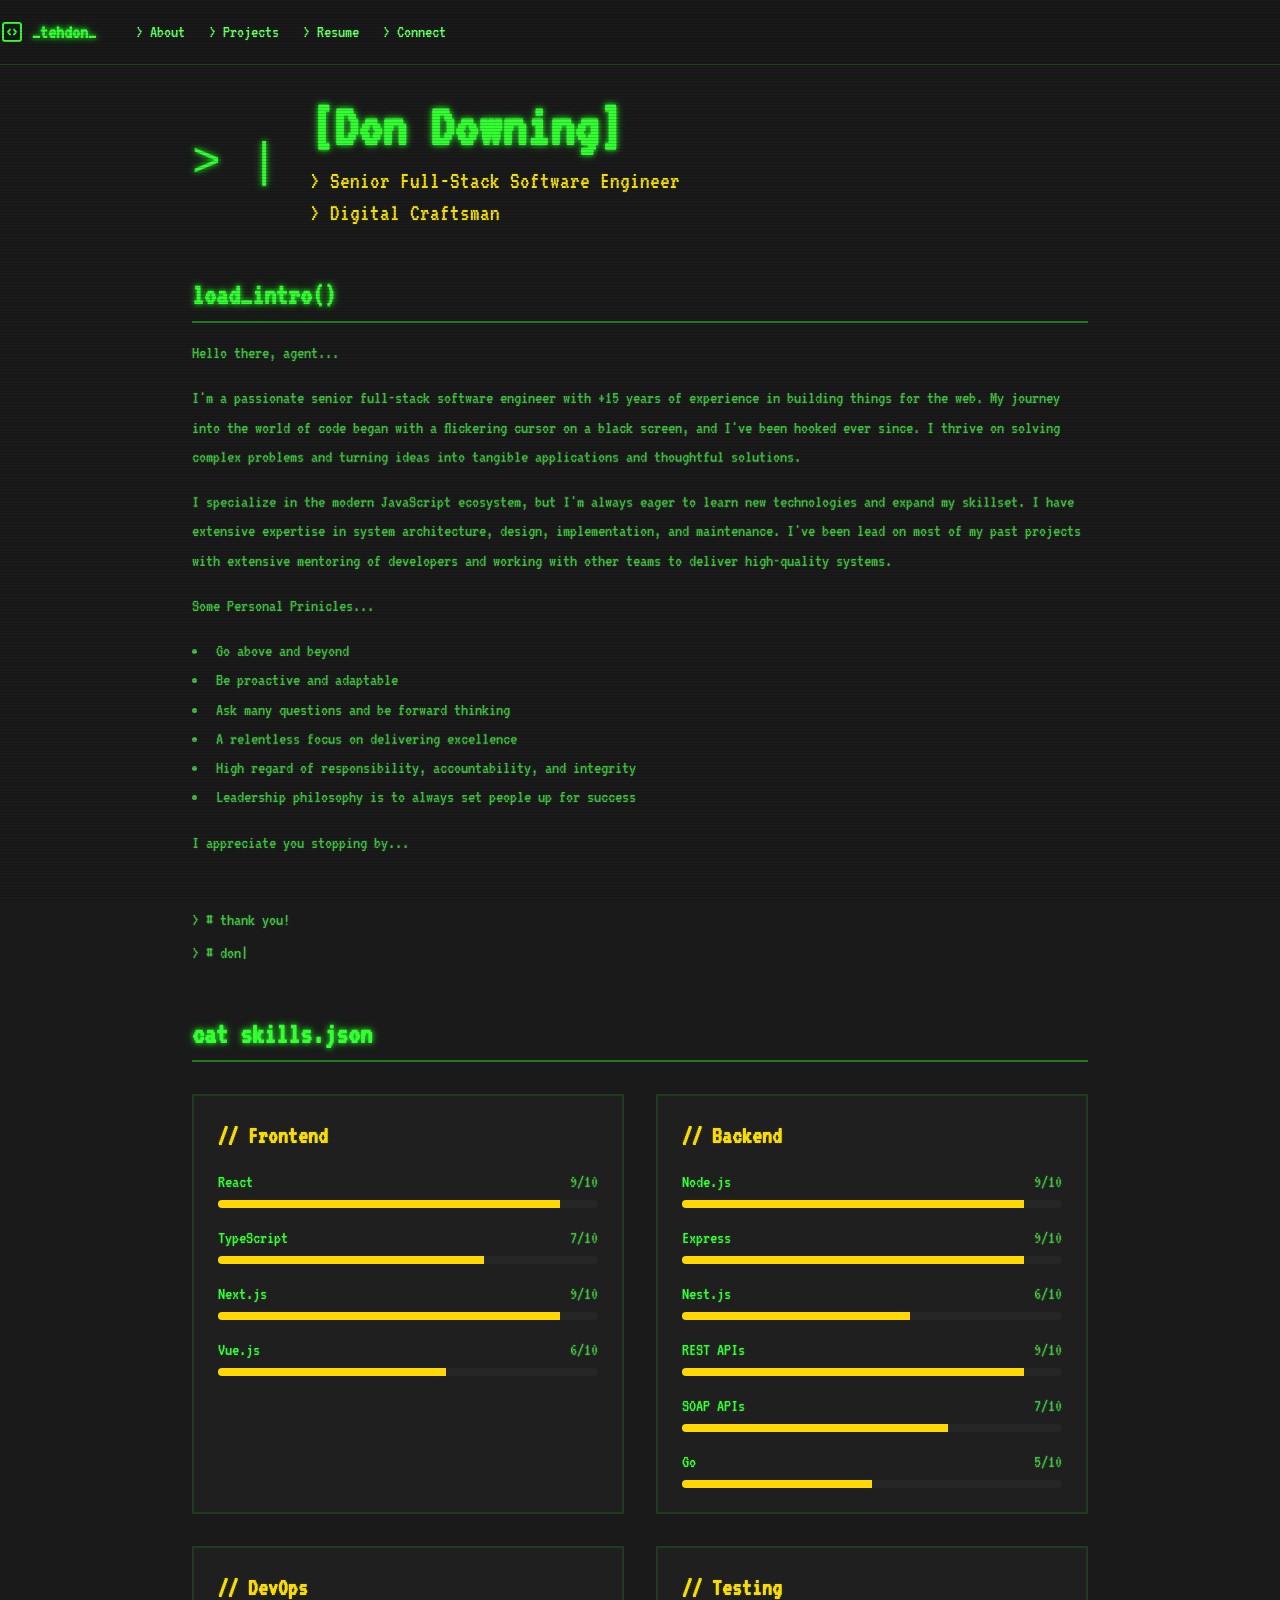
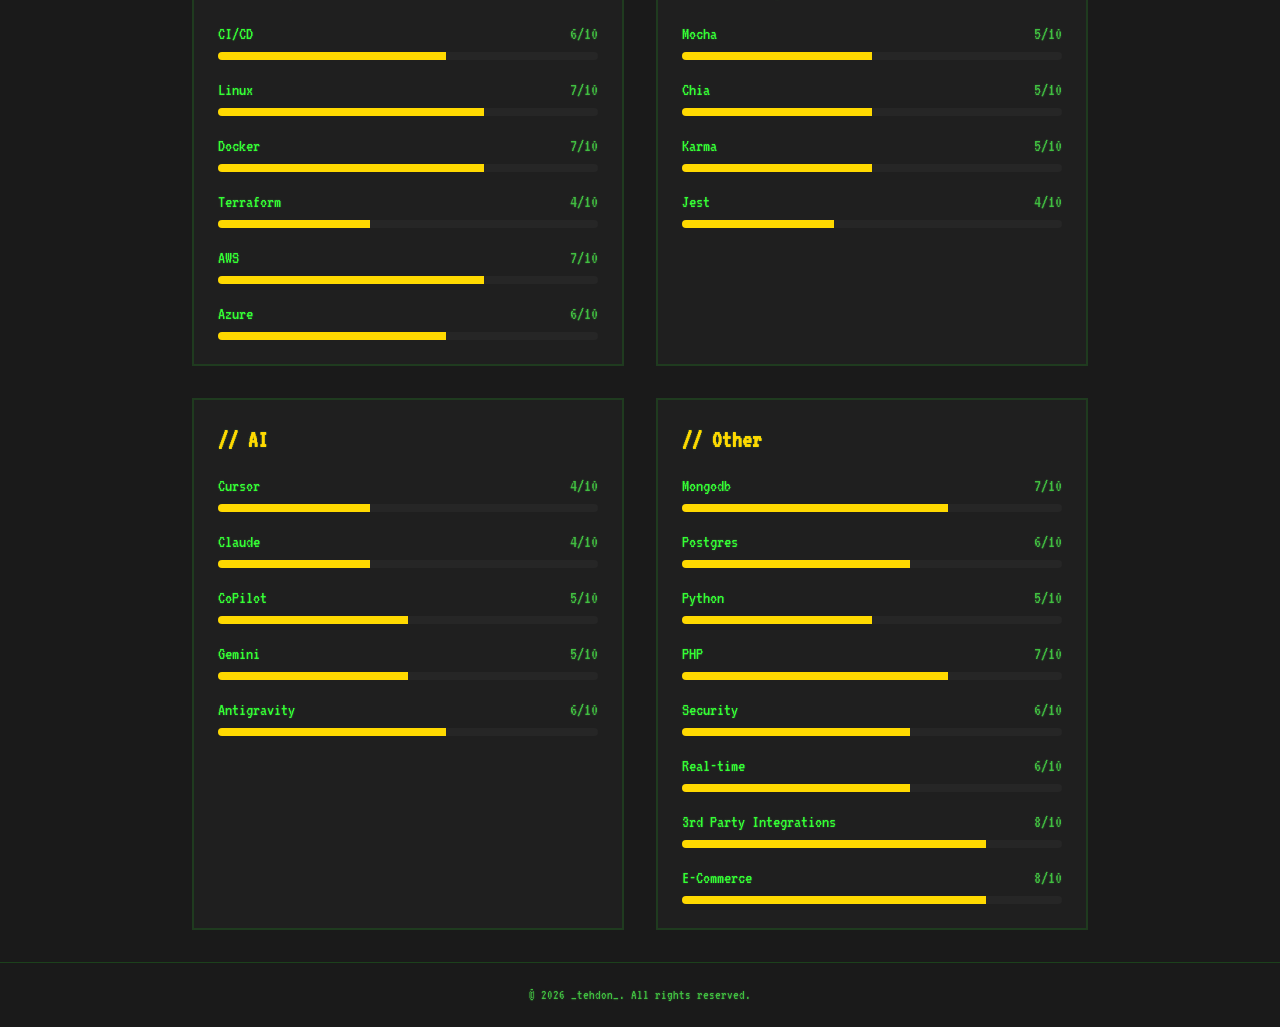
<file: about.html>
<!DOCTYPE html><!--zYd2rkL5x4iUhZCAkEcr9--><html id="__next_error__"><head><meta charSet="utf-8"/><meta name="viewport" content="width=device-width, initial-scale=1"/><link rel="preload" as="script" fetchPriority="low" href="/_next/static/chunks/webpack-60785faceb2046e0.js"/><script src="/_next/static/chunks/4bd1b696-c023c6e3521b1417.js" async=""></script><script src="/_next/static/chunks/255-293e44824f2ec188.js" async=""></script><script src="/_next/static/chunks/main-app-1d38ec168f8fdfab.js" async=""></script><title>_tehdon_</title><meta name="description" content="A retro-terminal themed personal portfolio."/><link rel="icon" href="/favicon.ico" type="image/x-icon" sizes="16x16"/><script src="/_next/static/chunks/polyfills-42372ed130431b0a.js" noModule=""></script></head><body><div hidden=""><!--$--><!--/$--></div><script src="/_next/static/chunks/webpack-60785faceb2046e0.js" id="_R_" async=""></script><script>(self.__next_f=self.__next_f||[]).push([0])</script><script>self.__next_f.push([1,"1:\"$Sreact.fragment\"\n2:I[5631,[\"553\",\"static/chunks/553-ffa116a24add3fe1.js\",\"764\",\"static/chunks/764-5d4fb63319599fcb.js\",\"177\",\"static/chunks/app/layout-ae95735062ebb2e8.js\"],\"Header\"]\n3:I[9766,[],\"\"]\n4:I[8924,[],\"\"]\n5:I[704,[\"553\",\"static/chunks/553-ffa116a24add3fe1.js\",\"764\",\"static/chunks/764-5d4fb63319599fcb.js\",\"177\",\"static/chunks/app/layout-ae95735062ebb2e8.js\"],\"Toaster\"]\n7:I[4431,[],\"OutletBoundary\"]\n9:I[5278,[],\"AsyncMetadataOutlet\"]\nb:I[4431,[],\"ViewportBoundary\"]\nd:I[4431,[],\"MetadataBoundary\"]\ne:\"$Sreact.suspense\"\n10:I[7150,[],\"\"]\n:HL[\"/_next/static/css/071220970beca7e6.css\",\"style\"]\n"])</script><script>self.__next_f.push([1,"0:{\"P\":null,\"b\":\"zYd2rkL5x4iUhZCAkEcr9\",\"p\":\"\",\"c\":[\"\",\"about\"],\"i\":false,\"f\":[[[\"\",{\"children\":[\"about\",{\"children\":[\"__PAGE__\",{}]}]},\"$undefined\",\"$undefined\",true],[\"\",[\"$\",\"$1\",\"c\",{\"children\":[[[\"$\",\"link\",\"0\",{\"rel\":\"stylesheet\",\"href\":\"/_next/static/css/071220970beca7e6.css\",\"precedence\":\"next\",\"crossOrigin\":\"$undefined\",\"nonce\":\"$undefined\"}]],[\"$\",\"html\",null,{\"lang\":\"en\",\"className\":\"dark\",\"children\":[[\"$\",\"head\",null,{\"children\":[[\"$\",\"link\",null,{\"rel\":\"preconnect\",\"href\":\"https://fonts.googleapis.com\"}],[\"$\",\"link\",null,{\"rel\":\"preconnect\",\"href\":\"https://fonts.gstatic.com\",\"crossOrigin\":\"anonymous\"}],[\"$\",\"link\",null,{\"href\":\"https://fonts.googleapis.com/css2?family=VT323\u0026display=swap\",\"rel\":\"stylesheet\"}]]}],[\"$\",\"body\",null,{\"className\":\"font-body antialiased\",\"children\":[[\"$\",\"$L2\",null,{}],[\"$\",\"main\",null,{\"className\":\"container mx-auto px-4 py-8 min-h-screen\",\"children\":[\"$\",\"$L3\",null,{\"parallelRouterKey\":\"children\",\"error\":\"$undefined\",\"errorStyles\":\"$undefined\",\"errorScripts\":\"$undefined\",\"template\":[\"$\",\"$L4\",null,{}],\"templateStyles\":\"$undefined\",\"templateScripts\":\"$undefined\",\"notFound\":[[[\"$\",\"title\",null,{\"children\":\"404: This page could not be found.\"}],[\"$\",\"div\",null,{\"style\":{\"fontFamily\":\"system-ui,\\\"Segoe UI\\\",Roboto,Helvetica,Arial,sans-serif,\\\"Apple Color Emoji\\\",\\\"Segoe UI Emoji\\\"\",\"height\":\"100vh\",\"textAlign\":\"center\",\"display\":\"flex\",\"flexDirection\":\"column\",\"alignItems\":\"center\",\"justifyContent\":\"center\"},\"children\":[\"$\",\"div\",null,{\"children\":[[\"$\",\"style\",null,{\"dangerouslySetInnerHTML\":{\"__html\":\"body{color:#000;background:#fff;margin:0}.next-error-h1{border-right:1px solid rgba(0,0,0,.3)}@media (prefers-color-scheme:dark){body{color:#fff;background:#000}.next-error-h1{border-right:1px solid rgba(255,255,255,.3)}}\"}}],[\"$\",\"h1\",null,{\"className\":\"next-error-h1\",\"style\":{\"display\":\"inline-block\",\"margin\":\"0 20px 0 0\",\"padding\":\"0 23px 0 0\",\"fontSize\":24,\"fontWeight\":500,\"verticalAlign\":\"top\",\"lineHeight\":\"49px\"},\"children\":404}],[\"$\",\"div\",null,{\"style\":{\"display\":\"inline-block\"},\"children\":[\"$\",\"h2\",null,{\"style\":{\"fontSize\":14,\"fontWeight\":400,\"lineHeight\":\"49px\",\"margin\":0},\"children\":\"This page could not be found.\"}]}]]}]}]],[]],\"forbidden\":\"$undefined\",\"unauthorized\":\"$undefined\"}]}],[\"$\",\"footer\",null,{\"className\":\"border-t border-border/40\",\"children\":[\"$\",\"div\",null,{\"className\":\"container mx-auto flex h-16 items-center justify-center\",\"children\":[\"$\",\"p\",null,{\"className\":\"text-center text-sm text-muted-foreground\",\"children\":[\"© \",2026,\" _tehdon_. All rights reserved.\"]}]}]}],[\"$\",\"$L5\",null,{}]]}]]}]]}],{\"children\":[\"about\",[\"$\",\"$1\",\"c\",{\"children\":[null,[\"$\",\"$L3\",null,{\"parallelRouterKey\":\"children\",\"error\":\"$undefined\",\"errorStyles\":\"$undefined\",\"errorScripts\":\"$undefined\",\"template\":[\"$\",\"$L4\",null,{}],\"templateStyles\":\"$undefined\",\"templateScripts\":\"$undefined\",\"notFound\":\"$undefined\",\"forbidden\":\"$undefined\",\"unauthorized\":\"$undefined\"}]]}],{\"children\":[\"__PAGE__\",[\"$\",\"$1\",\"c\",{\"children\":[\"$L6\",null,[\"$\",\"$L7\",null,{\"children\":[\"$L8\",[\"$\",\"$L9\",null,{\"promise\":\"$@a\"}]]}]]}],{},null,false]},null,false]},null,false],[\"$\",\"$1\",\"h\",{\"children\":[null,[[\"$\",\"$Lb\",null,{\"children\":\"$Lc\"}],null],[\"$\",\"$Ld\",null,{\"children\":[\"$\",\"div\",null,{\"hidden\":true,\"children\":[\"$\",\"$e\",null,{\"fallback\":null,\"children\":\"$Lf\"}]}]}]]}],false]],\"m\":\"$undefined\",\"G\":[\"$10\",[]],\"s\":false,\"S\":true}\n"])</script><script>self.__next_f.push([1,"6:E{\"digest\":\"NEXT_REDIRECT;replace;/;307;\"}\n"])</script><script>self.__next_f.push([1,"c:[[\"$\",\"meta\",\"0\",{\"charSet\":\"utf-8\"}],[\"$\",\"meta\",\"1\",{\"name\":\"viewport\",\"content\":\"width=device-width, initial-scale=1\"}]]\n8:null\n"])</script><script>self.__next_f.push([1,"11:I[622,[],\"IconMark\"]\na:{\"metadata\":[[\"$\",\"title\",\"0\",{\"children\":\"_tehdon_\"}],[\"$\",\"meta\",\"1\",{\"name\":\"description\",\"content\":\"A retro-terminal themed personal portfolio.\"}],[\"$\",\"link\",\"2\",{\"rel\":\"icon\",\"href\":\"/favicon.ico\",\"type\":\"image/x-icon\",\"sizes\":\"16x16\"}],[\"$\",\"$L11\",\"3\",{}]],\"error\":null,\"digest\":\"$undefined\"}\n"])</script><script>self.__next_f.push([1,"f:\"$a:metadata\"\n"])</script></body></html>
</file>
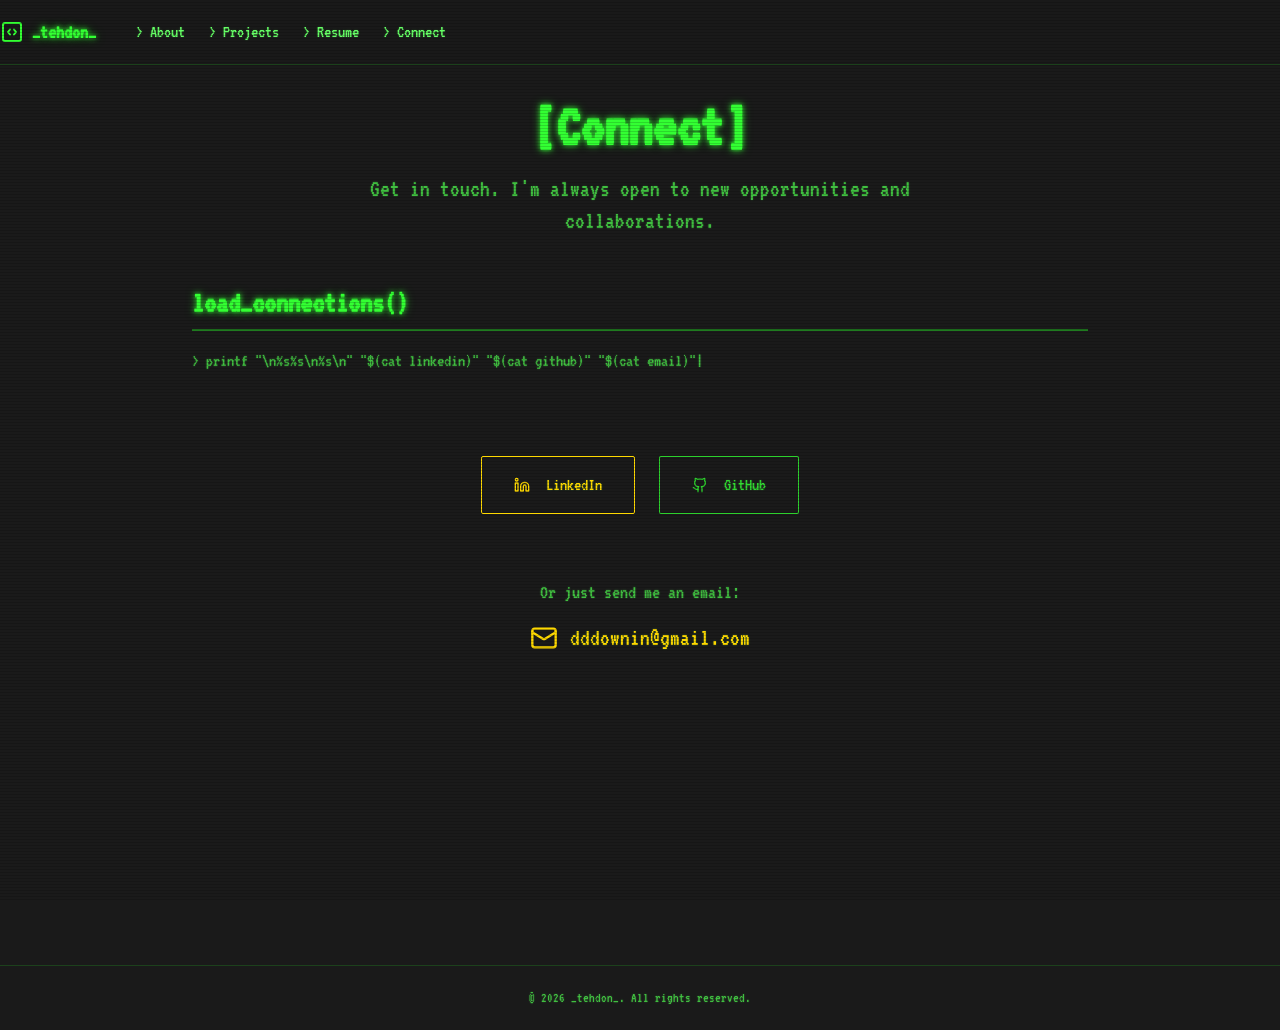
<file: connect.html>
<!DOCTYPE html><!--zYd2rkL5x4iUhZCAkEcr9--><html lang="en" class="dark"><head><meta charSet="utf-8"/><meta name="viewport" content="width=device-width, initial-scale=1"/><link rel="stylesheet" href="/_next/static/css/071220970beca7e6.css" data-precedence="next"/><link rel="preload" as="script" fetchPriority="low" href="/_next/static/chunks/webpack-60785faceb2046e0.js"/><script src="/_next/static/chunks/4bd1b696-c023c6e3521b1417.js" async=""></script><script src="/_next/static/chunks/255-293e44824f2ec188.js" async=""></script><script src="/_next/static/chunks/main-app-1d38ec168f8fdfab.js" async=""></script><script src="/_next/static/chunks/553-ffa116a24add3fe1.js" async=""></script><script src="/_next/static/chunks/764-5d4fb63319599fcb.js" async=""></script><script src="/_next/static/chunks/app/layout-ae95735062ebb2e8.js" async=""></script><link rel="preconnect" href="https://fonts.googleapis.com"/><link rel="preconnect" href="https://fonts.gstatic.com" crossorigin="anonymous"/><title>_tehdon_</title><meta name="description" content="A retro-terminal themed personal portfolio."/><link rel="icon" href="/favicon.ico" type="image/x-icon" sizes="16x16"/><link href="https://fonts.googleapis.com/css2?family=VT323&amp;display=swap" rel="stylesheet"/><script src="/_next/static/chunks/polyfills-42372ed130431b0a.js" noModule=""></script></head><body class="font-body antialiased"><div hidden=""><!--$--><!--/$--></div><header class="sticky top-0 z-50 w-full border-b border-border/40 bg-background/95 backdrop-blur supports-[backdrop-filter]:bg-background/60"><div class="container flex h-16 items-center"><div class="mr-4 flex"><a class="mr-6 flex items-center space-x-2" href="/"><svg xmlns="http://www.w3.org/2000/svg" width="24" height="24" viewBox="0 0 24 24" fill="none" stroke="currentColor" stroke-width="2" stroke-linecap="round" stroke-linejoin="round" class="lucide lucide-square-code h-6 w-6 text-primary"><path d="M10 9.5 8 12l2 2.5"></path><path d="m14 9.5 2 2.5-2 2.5"></path><rect width="18" height="18" x="3" y="3" rx="2"></rect></svg><span class="font-bold text-primary text-glow text-xl">_tehdon_</span></a></div><nav class="hidden md:flex gap-6 text-lg"><a class="transition-colors hover:text-primary/80 glitch-hover" href="/">&gt; About</a><a class="transition-colors hover:text-primary/80 glitch-hover" href="/projects">&gt; Projects</a><a class="transition-colors hover:text-primary/80 glitch-hover" href="/resume">&gt; Resume</a><a class="transition-colors hover:text-primary/80 glitch-hover" href="/connect">&gt; Connect</a></nav><div class="flex flex-1 items-center justify-end"><button class="inline-flex items-center justify-center gap-2 whitespace-nowrap rounded-md text-sm font-medium ring-offset-background transition-colors focus-visible:outline-none focus-visible:ring-2 focus-visible:ring-ring focus-visible:ring-offset-2 disabled:pointer-events-none disabled:opacity-50 [&amp;_svg]:pointer-events-none [&amp;_svg]:size-4 [&amp;_svg]:shrink-0 hover:bg-accent hover:text-accent-foreground h-10 w-10 md:hidden" type="button" aria-haspopup="dialog" aria-expanded="false" aria-controls="radix-_R_6db_" data-state="closed"><svg xmlns="http://www.w3.org/2000/svg" width="24" height="24" viewBox="0 0 24 24" fill="none" stroke="currentColor" stroke-width="2" stroke-linecap="round" stroke-linejoin="round" class="lucide lucide-menu h-6 w-6 text-primary"><line x1="4" x2="20" y1="12" y2="12"></line><line x1="4" x2="20" y1="6" y2="6"></line><line x1="4" x2="20" y1="18" y2="18"></line></svg><span class="sr-only">Toggle Menu</span></button></div></div></header><main class="container mx-auto px-4 py-8 min-h-screen"><div class="space-y-12 max-w-4xl mx-auto"><section class="text-center"><h1 class="text-5xl md:text-6xl font-bold text-primary text-glow mb-4">[Connect]</h1><p class="text-xl md:text-2xl text-muted-foreground max-w-2xl mx-auto">Get in touch. I&#x27;m always open to new opportunities and collaborations.</p></section><section class="space-y-4 text-lg text-muted-foreground leading-relaxed"><h2 class="text-3xl font-bold text-primary text-glow mb-4 border-b-2 border-border pb-2">load_connections()</h2><p>&gt; printf <!-- -->&quot;\n%s%s\n%s\n&quot; &quot;$(cat linkedin)&quot; &quot;$(cat github)&quot; &quot;$(cat email)&quot;<span class="blinking-cursor">|</span></p></section><section class="flex flex-col items-center gap-8 pt-8"><div class="flex flex-wrap justify-center gap-6"><a href="https://linkedin.com/in/don-downing-152b5a23" target="_blank" rel="noopener noreferrer" class="inline-flex items-center justify-center gap-2 whitespace-nowrap font-medium ring-offset-background transition-colors focus-visible:outline-none focus-visible:ring-2 focus-visible:ring-ring focus-visible:ring-offset-2 disabled:pointer-events-none disabled:opacity-50 [&amp;_svg]:pointer-events-none [&amp;_svg]:size-4 [&amp;_svg]:shrink-0 border bg-background h-11 rounded-md border-accent text-accent hover:bg-accent hover:text-accent-foreground glitch-hover text-lg px-8 py-7"><svg xmlns="http://www.w3.org/2000/svg" width="24" height="24" viewBox="0 0 24 24" fill="none" stroke="currentColor" stroke-width="2" stroke-linecap="round" stroke-linejoin="round" class="lucide lucide-linkedin mr-2 h-6 w-6"><path d="M16 8a6 6 0 0 1 6 6v7h-4v-7a2 2 0 0 0-2-2 2 2 0 0 0-2 2v7h-4v-7a6 6 0 0 1 6-6z"></path><rect width="4" height="12" x="2" y="9"></rect><circle cx="4" cy="4" r="2"></circle></svg>LinkedIn</a><a href="https://github.com/tehdon" target="_blank" rel="noopener noreferrer" class="inline-flex items-center justify-center gap-2 whitespace-nowrap font-medium ring-offset-background transition-colors focus-visible:outline-none focus-visible:ring-2 focus-visible:ring-ring focus-visible:ring-offset-2 disabled:pointer-events-none disabled:opacity-50 [&amp;_svg]:pointer-events-none [&amp;_svg]:size-4 [&amp;_svg]:shrink-0 border bg-background h-11 rounded-md border-primary/80 text-primary/80 hover:bg-primary hover:text-primary-foreground glitch-hover text-lg px-8 py-7"><svg xmlns="http://www.w3.org/2000/svg" width="24" height="24" viewBox="0 0 24 24" fill="none" stroke="currentColor" stroke-width="2" stroke-linecap="round" stroke-linejoin="round" class="lucide lucide-github mr-2 h-6 w-6"><path d="M15 22v-4a4.8 4.8 0 0 0-1-3.5c3 0 6-2 6-5.5.08-1.25-.27-2.48-1-3.5.28-1.15.28-2.35 0-3.5 0 0-1 0-3 1.5-2.64-.5-5.36-.5-8 0C6 2 5 2 5 2c-.3 1.15-.3 2.35 0 3.5A5.403 5.403 0 0 0 4 9c0 3.5 3 5.5 6 5.5-.39.49-.68 1.05-.85 1.65-.17.6-.22 1.23-.15 1.85v4"></path><path d="M9 18c-4.51 2-5-2-7-2"></path></svg>GitHub</a></div><div class="text-center pt-8"><p class="text-xl text-muted-foreground">Or just send me an email:</p><div class="flex items-center justify-center gap-3 mt-4 text-2xl text-accent hover:text-glow transition-all duration-300"><svg xmlns="http://www.w3.org/2000/svg" width="24" height="24" viewBox="0 0 24 24" fill="none" stroke="currentColor" stroke-width="2" stroke-linecap="round" stroke-linejoin="round" class="lucide lucide-mail h-7 w-7"><rect width="20" height="16" x="2" y="4" rx="2"></rect><path d="m22 7-8.97 5.7a1.94 1.94 0 0 1-2.06 0L2 7"></path></svg><a href="mailto:dddownin@gmail.com" class="glitch-hover">dddownin@gmail.com</a></div></div></section></div><!--$--><!--/$--></main><footer class="border-t border-border/40"><div class="container mx-auto flex h-16 items-center justify-center"><p class="text-center text-sm text-muted-foreground">© <!-- -->2026<!-- --> _tehdon_. All rights reserved.</p></div></footer><div role="region" aria-label="Notifications (F8)" tabindex="-1" style="pointer-events:none"><ol tabindex="-1" class="fixed top-0 z-[100] flex max-h-screen w-full flex-col-reverse p-4 sm:bottom-0 sm:right-0 sm:top-auto sm:flex-col md:max-w-[420px]"></ol></div><script src="/_next/static/chunks/webpack-60785faceb2046e0.js" id="_R_" async=""></script><script>(self.__next_f=self.__next_f||[]).push([0])</script><script>self.__next_f.push([1,"1:\"$Sreact.fragment\"\n2:I[5631,[\"553\",\"static/chunks/553-ffa116a24add3fe1.js\",\"764\",\"static/chunks/764-5d4fb63319599fcb.js\",\"177\",\"static/chunks/app/layout-ae95735062ebb2e8.js\"],\"Header\"]\n3:I[9766,[],\"\"]\n4:I[8924,[],\"\"]\n5:I[704,[\"553\",\"static/chunks/553-ffa116a24add3fe1.js\",\"764\",\"static/chunks/764-5d4fb63319599fcb.js\",\"177\",\"static/chunks/app/layout-ae95735062ebb2e8.js\"],\"Toaster\"]\na:I[7150,[],\"\"]\n:HL[\"/_next/static/css/071220970beca7e6.css\",\"style\"]\n"])</script><script>self.__next_f.push([1,"0:{\"P\":null,\"b\":\"zYd2rkL5x4iUhZCAkEcr9\",\"p\":\"\",\"c\":[\"\",\"connect\"],\"i\":false,\"f\":[[[\"\",{\"children\":[\"connect\",{\"children\":[\"__PAGE__\",{}]}]},\"$undefined\",\"$undefined\",true],[\"\",[\"$\",\"$1\",\"c\",{\"children\":[[[\"$\",\"link\",\"0\",{\"rel\":\"stylesheet\",\"href\":\"/_next/static/css/071220970beca7e6.css\",\"precedence\":\"next\",\"crossOrigin\":\"$undefined\",\"nonce\":\"$undefined\"}]],[\"$\",\"html\",null,{\"lang\":\"en\",\"className\":\"dark\",\"children\":[[\"$\",\"head\",null,{\"children\":[[\"$\",\"link\",null,{\"rel\":\"preconnect\",\"href\":\"https://fonts.googleapis.com\"}],[\"$\",\"link\",null,{\"rel\":\"preconnect\",\"href\":\"https://fonts.gstatic.com\",\"crossOrigin\":\"anonymous\"}],[\"$\",\"link\",null,{\"href\":\"https://fonts.googleapis.com/css2?family=VT323\u0026display=swap\",\"rel\":\"stylesheet\"}]]}],[\"$\",\"body\",null,{\"className\":\"font-body antialiased\",\"children\":[[\"$\",\"$L2\",null,{}],[\"$\",\"main\",null,{\"className\":\"container mx-auto px-4 py-8 min-h-screen\",\"children\":[\"$\",\"$L3\",null,{\"parallelRouterKey\":\"children\",\"error\":\"$undefined\",\"errorStyles\":\"$undefined\",\"errorScripts\":\"$undefined\",\"template\":[\"$\",\"$L4\",null,{}],\"templateStyles\":\"$undefined\",\"templateScripts\":\"$undefined\",\"notFound\":[[[\"$\",\"title\",null,{\"children\":\"404: This page could not be found.\"}],[\"$\",\"div\",null,{\"style\":{\"fontFamily\":\"system-ui,\\\"Segoe UI\\\",Roboto,Helvetica,Arial,sans-serif,\\\"Apple Color Emoji\\\",\\\"Segoe UI Emoji\\\"\",\"height\":\"100vh\",\"textAlign\":\"center\",\"display\":\"flex\",\"flexDirection\":\"column\",\"alignItems\":\"center\",\"justifyContent\":\"center\"},\"children\":[\"$\",\"div\",null,{\"children\":[[\"$\",\"style\",null,{\"dangerouslySetInnerHTML\":{\"__html\":\"body{color:#000;background:#fff;margin:0}.next-error-h1{border-right:1px solid rgba(0,0,0,.3)}@media (prefers-color-scheme:dark){body{color:#fff;background:#000}.next-error-h1{border-right:1px solid rgba(255,255,255,.3)}}\"}}],[\"$\",\"h1\",null,{\"className\":\"next-error-h1\",\"style\":{\"display\":\"inline-block\",\"margin\":\"0 20px 0 0\",\"padding\":\"0 23px 0 0\",\"fontSize\":24,\"fontWeight\":500,\"verticalAlign\":\"top\",\"lineHeight\":\"49px\"},\"children\":404}],[\"$\",\"div\",null,{\"style\":{\"display\":\"inline-block\"},\"children\":[\"$\",\"h2\",null,{\"style\":{\"fontSize\":14,\"fontWeight\":400,\"lineHeight\":\"49px\",\"margin\":0},\"children\":\"This page could not be found.\"}]}]]}]}]],[]],\"forbidden\":\"$undefined\",\"unauthorized\":\"$undefined\"}]}],[\"$\",\"footer\",null,{\"className\":\"border-t border-border/40\",\"children\":[\"$\",\"div\",null,{\"className\":\"container mx-auto flex h-16 items-center justify-center\",\"children\":[\"$\",\"p\",null,{\"className\":\"text-center text-sm text-muted-foreground\",\"children\":[\"© \",2026,\" _tehdon_. All rights reserved.\"]}]}]}],[\"$\",\"$L5\",null,{}]]}]]}]]}],{\"children\":[\"connect\",[\"$\",\"$1\",\"c\",{\"children\":[null,[\"$\",\"$L3\",null,{\"parallelRouterKey\":\"children\",\"error\":\"$undefined\",\"errorStyles\":\"$undefined\",\"errorScripts\":\"$undefined\",\"template\":[\"$\",\"$L4\",null,{}],\"templateStyles\":\"$undefined\",\"templateScripts\":\"$undefined\",\"notFound\":\"$undefined\",\"forbidden\":\"$undefined\",\"unauthorized\":\"$undefined\"}]]}],{\"children\":[\"__PAGE__\",[\"$\",\"$1\",\"c\",{\"children\":[[\"$\",\"div\",null,{\"className\":\"space-y-12 max-w-4xl mx-auto\",\"children\":[[\"$\",\"section\",null,{\"className\":\"text-center\",\"children\":[[\"$\",\"h1\",null,{\"className\":\"text-5xl md:text-6xl font-bold text-primary text-glow mb-4\",\"children\":\"[Connect]\"}],[\"$\",\"p\",null,{\"className\":\"text-xl md:text-2xl text-muted-foreground max-w-2xl mx-auto\",\"children\":\"Get in touch. I'm always open to new opportunities and collaborations.\"}]]}],[\"$\",\"section\",null,{\"className\":\"space-y-4 text-lg text-muted-foreground leading-relaxed\",\"children\":[[\"$\",\"h2\",null,{\"className\":\"text-3xl font-bold text-primary text-glow mb-4 border-b-2 border-border pb-2\",\"children\":\"load_connections()\"}],[\"$\",\"p\",null,{\"children\":[\"\u003e printf \",\"\\\"\\\\n%s%s\\\\n%s\\\\n\\\" \\\"$(cat linkedin)\\\" \\\"$(cat github)\\\" \\\"$(cat email)\\\"\",[\"$\",\"span\",null,{\"className\":\"blinking-cursor\",\"children\":\"|\"}]]}]]}],[\"$\",\"section\",null,{\"className\":\"flex flex-col items-center gap-8 pt-8\",\"children\":[[\"$\",\"div\",null,{\"className\":\"flex flex-wrap justify-center gap-6\",\"children\":[[\"$\",\"a\",null,{\"href\":\"https://linkedin.com/in/don-downing-152b5a23\",\"target\":\"_blank\",\"rel\":\"noopener noreferrer\",\"children\":[[\"$\",\"svg\",null,{\"ref\":\"$undefined\",\"xmlns\":\"http://www.w3.org/2000/svg\",\"width\":24,\"height\":24,\"viewBox\":\"0 0 24 24\",\"fill\":\"none\",\"stroke\":\"currentColor\",\"strokeWidth\":2,\"strokeLinecap\":\"round\",\"strokeLinejoin\":\"round\",\"className\":\"lucide lucide-linkedin mr-2 h-6 w-6\",\"children\":[[\"$\",\"path\",\"c2jq9f\",{\"d\":\"M16 8a6 6 0 0 1 6 6v7h-4v-7a2 2 0 0 0-2-2 2 2 0 0 0-2 2v7h-4v-7a6 6 0 0 1 6-6z\"}],[\"$\",\"rect\",\"mk3on5\",{\"width\":\"4\",\"height\":\"12\",\"x\":\"2\",\"y\":\"9\"}],[\"$\",\"circle\",\"bt5ra8\",{\"cx\":\"4\",\"cy\":\"4\",\"r\":\"2\"}],\"$undefined\"]}],\"LinkedIn\"],\"className\":\"inline-flex items-center justify-center gap-2 whitespace-nowrap font-medium ring-offset-background transition-colors focus-visible:outline-none focus-visible:ring-2 focus-visible:ring-ring focus-visible:ring-offset-2 disabled:pointer-events-none disabled:opacity-50 [\u0026_svg]:pointer-events-none [\u0026_svg]:size-4 [\u0026_svg]:shrink-0 border bg-background h-11 rounded-md border-accent text-accent hover:bg-accent hover:text-accent-foreground glitch-hover text-lg px-8 py-7\",\"ref\":null}],\"$L6\"]}],\"$L7\"]}]]}],null,\"$L8\"]}],{},null,false]},null,false]},null,false],\"$L9\",false]],\"m\":\"$undefined\",\"G\":[\"$a\",[]],\"s\":false,\"S\":true}\n"])</script><script>self.__next_f.push([1,"b:I[4431,[],\"OutletBoundary\"]\nd:I[5278,[],\"AsyncMetadataOutlet\"]\nf:I[4431,[],\"ViewportBoundary\"]\n11:I[4431,[],\"MetadataBoundary\"]\n12:\"$Sreact.suspense\"\n"])</script><script>self.__next_f.push([1,"6:[\"$\",\"a\",null,{\"href\":\"https://github.com/tehdon\",\"target\":\"_blank\",\"rel\":\"noopener noreferrer\",\"children\":[[\"$\",\"svg\",null,{\"ref\":\"$undefined\",\"xmlns\":\"http://www.w3.org/2000/svg\",\"width\":24,\"height\":24,\"viewBox\":\"0 0 24 24\",\"fill\":\"none\",\"stroke\":\"currentColor\",\"strokeWidth\":2,\"strokeLinecap\":\"round\",\"strokeLinejoin\":\"round\",\"className\":\"lucide lucide-github mr-2 h-6 w-6\",\"children\":[[\"$\",\"path\",\"tonef\",{\"d\":\"M15 22v-4a4.8 4.8 0 0 0-1-3.5c3 0 6-2 6-5.5.08-1.25-.27-2.48-1-3.5.28-1.15.28-2.35 0-3.5 0 0-1 0-3 1.5-2.64-.5-5.36-.5-8 0C6 2 5 2 5 2c-.3 1.15-.3 2.35 0 3.5A5.403 5.403 0 0 0 4 9c0 3.5 3 5.5 6 5.5-.39.49-.68 1.05-.85 1.65-.17.6-.22 1.23-.15 1.85v4\"}],[\"$\",\"path\",\"9comsn\",{\"d\":\"M9 18c-4.51 2-5-2-7-2\"}],\"$undefined\"]}],\"GitHub\"],\"className\":\"inline-flex items-center justify-center gap-2 whitespace-nowrap font-medium ring-offset-background transition-colors focus-visible:outline-none focus-visible:ring-2 focus-visible:ring-ring focus-visible:ring-offset-2 disabled:pointer-events-none disabled:opacity-50 [\u0026_svg]:pointer-events-none [\u0026_svg]:size-4 [\u0026_svg]:shrink-0 border bg-background h-11 rounded-md border-primary/80 text-primary/80 hover:bg-primary hover:text-primary-foreground glitch-hover text-lg px-8 py-7\",\"ref\":null}]\n"])</script><script>self.__next_f.push([1,"7:[\"$\",\"div\",null,{\"className\":\"text-center pt-8\",\"children\":[[\"$\",\"p\",null,{\"className\":\"text-xl text-muted-foreground\",\"children\":\"Or just send me an email:\"}],[\"$\",\"div\",null,{\"className\":\"flex items-center justify-center gap-3 mt-4 text-2xl text-accent hover:text-glow transition-all duration-300\",\"children\":[[\"$\",\"svg\",null,{\"ref\":\"$undefined\",\"xmlns\":\"http://www.w3.org/2000/svg\",\"width\":24,\"height\":24,\"viewBox\":\"0 0 24 24\",\"fill\":\"none\",\"stroke\":\"currentColor\",\"strokeWidth\":2,\"strokeLinecap\":\"round\",\"strokeLinejoin\":\"round\",\"className\":\"lucide lucide-mail h-7 w-7\",\"children\":[[\"$\",\"rect\",\"18n3k1\",{\"width\":\"20\",\"height\":\"16\",\"x\":\"2\",\"y\":\"4\",\"rx\":\"2\"}],[\"$\",\"path\",\"1ocrg3\",{\"d\":\"m22 7-8.97 5.7a1.94 1.94 0 0 1-2.06 0L2 7\"}],\"$undefined\"]}],[\"$\",\"a\",null,{\"href\":\"mailto:dddownin@gmail.com\",\"className\":\"glitch-hover\",\"children\":\"dddownin@gmail.com\"}]]}]]}]\n"])</script><script>self.__next_f.push([1,"8:[\"$\",\"$Lb\",null,{\"children\":[\"$Lc\",[\"$\",\"$Ld\",null,{\"promise\":\"$@e\"}]]}]\n9:[\"$\",\"$1\",\"h\",{\"children\":[null,[[\"$\",\"$Lf\",null,{\"children\":\"$L10\"}],null],[\"$\",\"$L11\",null,{\"children\":[\"$\",\"div\",null,{\"hidden\":true,\"children\":[\"$\",\"$12\",null,{\"fallback\":null,\"children\":\"$L13\"}]}]}]]}]\n"])</script><script>self.__next_f.push([1,"10:[[\"$\",\"meta\",\"0\",{\"charSet\":\"utf-8\"}],[\"$\",\"meta\",\"1\",{\"name\":\"viewport\",\"content\":\"width=device-width, initial-scale=1\"}]]\nc:null\n"])</script><script>self.__next_f.push([1,"14:I[622,[],\"IconMark\"]\ne:{\"metadata\":[[\"$\",\"title\",\"0\",{\"children\":\"_tehdon_\"}],[\"$\",\"meta\",\"1\",{\"name\":\"description\",\"content\":\"A retro-terminal themed personal portfolio.\"}],[\"$\",\"link\",\"2\",{\"rel\":\"icon\",\"href\":\"/favicon.ico\",\"type\":\"image/x-icon\",\"sizes\":\"16x16\"}],[\"$\",\"$L14\",\"3\",{}]],\"error\":null,\"digest\":\"$undefined\"}\n"])</script><script>self.__next_f.push([1,"13:\"$e:metadata\"\n"])</script></body></html>
</file>
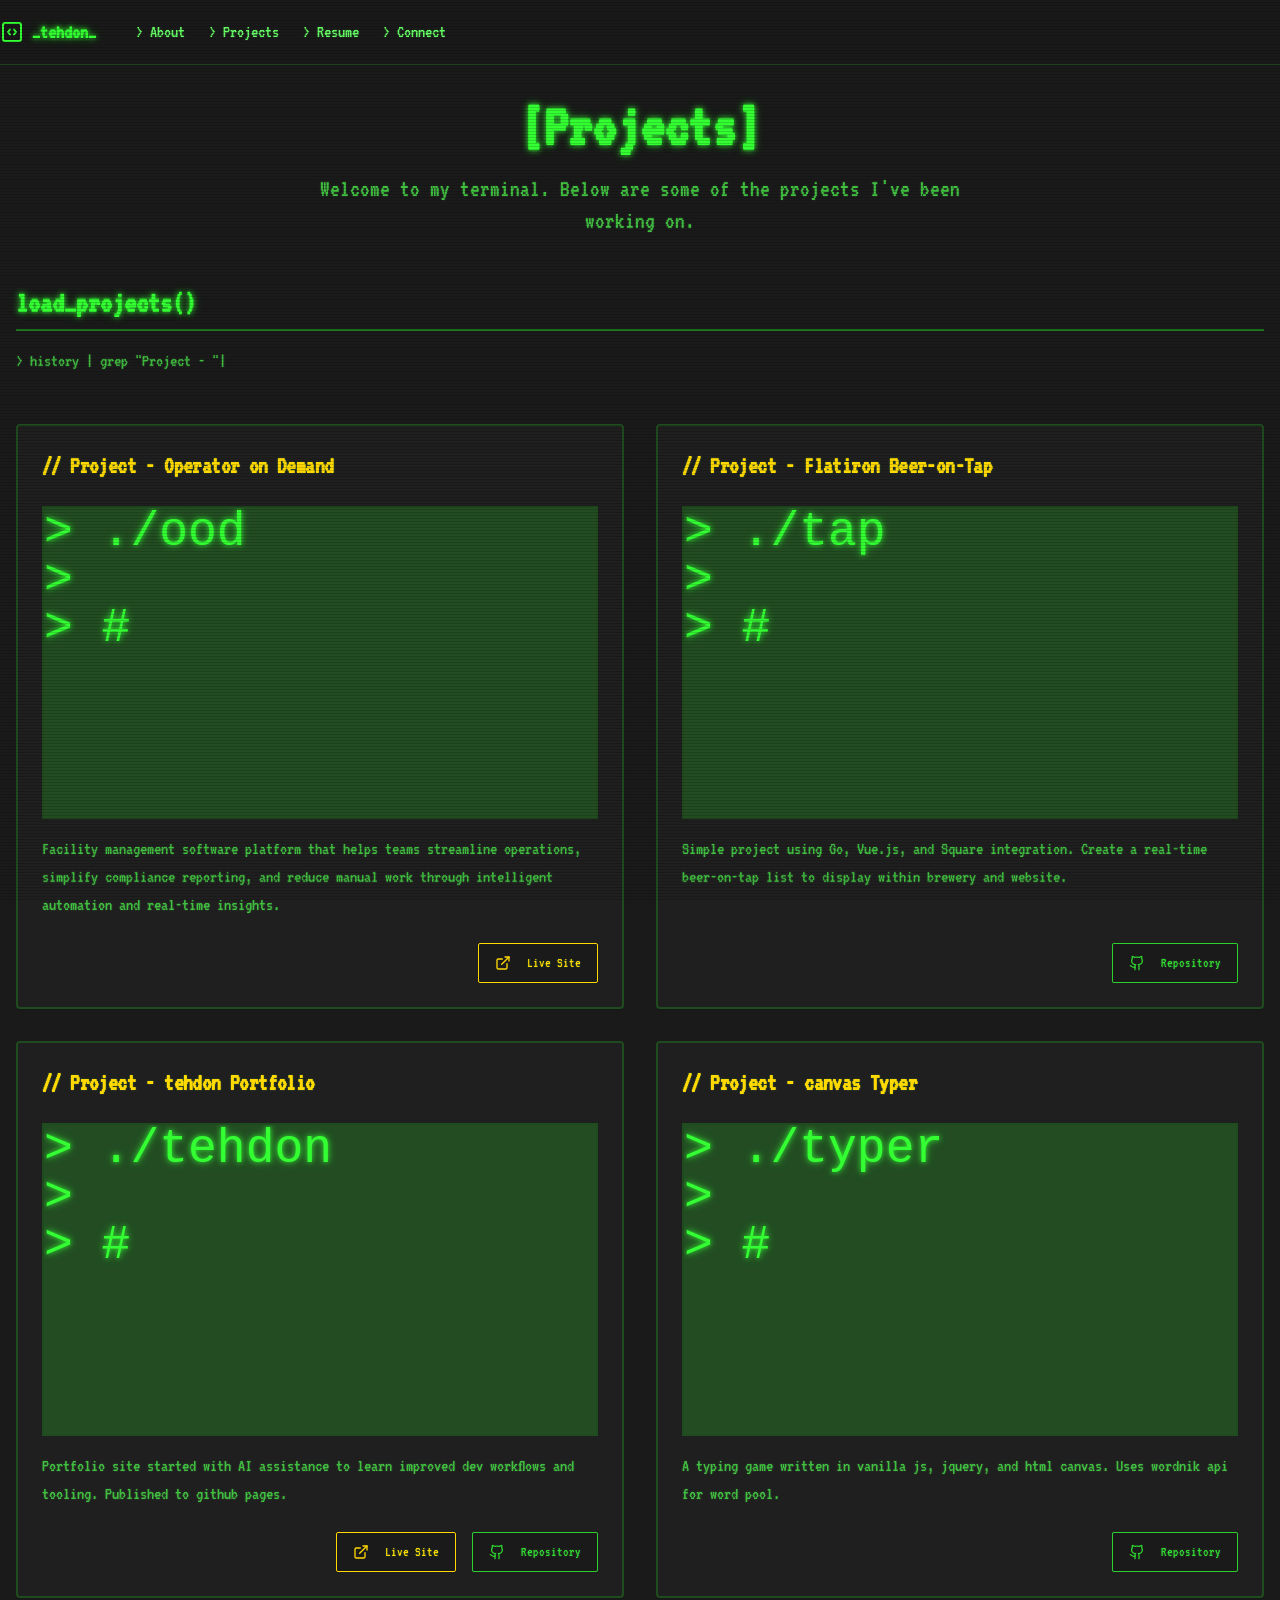
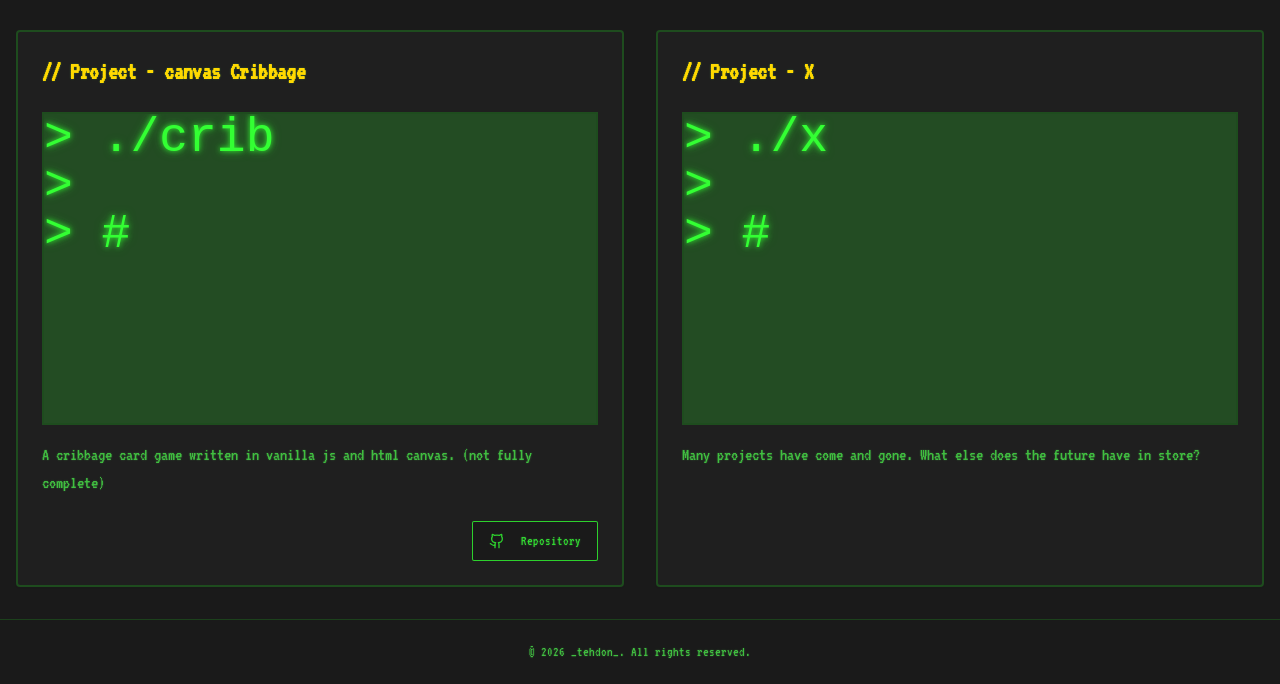
<file: projects.html>
<!DOCTYPE html><!--zYd2rkL5x4iUhZCAkEcr9--><html lang="en" class="dark"><head><meta charSet="utf-8"/><meta name="viewport" content="width=device-width, initial-scale=1"/><link rel="stylesheet" href="/_next/static/css/071220970beca7e6.css" data-precedence="next"/><link rel="preload" as="script" fetchPriority="low" href="/_next/static/chunks/webpack-60785faceb2046e0.js"/><script src="/_next/static/chunks/4bd1b696-c023c6e3521b1417.js" async=""></script><script src="/_next/static/chunks/255-293e44824f2ec188.js" async=""></script><script src="/_next/static/chunks/main-app-1d38ec168f8fdfab.js" async=""></script><script src="/_next/static/chunks/553-ffa116a24add3fe1.js" async=""></script><script src="/_next/static/chunks/764-5d4fb63319599fcb.js" async=""></script><script src="/_next/static/chunks/app/layout-ae95735062ebb2e8.js" async=""></script><link rel="preconnect" href="https://fonts.googleapis.com"/><link rel="preconnect" href="https://fonts.gstatic.com" crossorigin="anonymous"/><title>_tehdon_</title><meta name="description" content="A retro-terminal themed personal portfolio."/><link rel="icon" href="/favicon.ico" type="image/x-icon" sizes="16x16"/><link href="https://fonts.googleapis.com/css2?family=VT323&amp;display=swap" rel="stylesheet"/><script src="/_next/static/chunks/polyfills-42372ed130431b0a.js" noModule=""></script></head><body class="font-body antialiased"><div hidden=""><!--$--><!--/$--></div><header class="sticky top-0 z-50 w-full border-b border-border/40 bg-background/95 backdrop-blur supports-[backdrop-filter]:bg-background/60"><div class="container flex h-16 items-center"><div class="mr-4 flex"><a class="mr-6 flex items-center space-x-2" href="/"><svg xmlns="http://www.w3.org/2000/svg" width="24" height="24" viewBox="0 0 24 24" fill="none" stroke="currentColor" stroke-width="2" stroke-linecap="round" stroke-linejoin="round" class="lucide lucide-square-code h-6 w-6 text-primary"><path d="M10 9.5 8 12l2 2.5"></path><path d="m14 9.5 2 2.5-2 2.5"></path><rect width="18" height="18" x="3" y="3" rx="2"></rect></svg><span class="font-bold text-primary text-glow text-xl">_tehdon_</span></a></div><nav class="hidden md:flex gap-6 text-lg"><a class="transition-colors hover:text-primary/80 glitch-hover" href="/">&gt; About</a><a class="transition-colors hover:text-primary/80 glitch-hover" href="/projects">&gt; Projects</a><a class="transition-colors hover:text-primary/80 glitch-hover" href="/resume">&gt; Resume</a><a class="transition-colors hover:text-primary/80 glitch-hover" href="/connect">&gt; Connect</a></nav><div class="flex flex-1 items-center justify-end"><button class="inline-flex items-center justify-center gap-2 whitespace-nowrap rounded-md text-sm font-medium ring-offset-background transition-colors focus-visible:outline-none focus-visible:ring-2 focus-visible:ring-ring focus-visible:ring-offset-2 disabled:pointer-events-none disabled:opacity-50 [&amp;_svg]:pointer-events-none [&amp;_svg]:size-4 [&amp;_svg]:shrink-0 hover:bg-accent hover:text-accent-foreground h-10 w-10 md:hidden" type="button" aria-haspopup="dialog" aria-expanded="false" aria-controls="radix-_R_6db_" data-state="closed"><svg xmlns="http://www.w3.org/2000/svg" width="24" height="24" viewBox="0 0 24 24" fill="none" stroke="currentColor" stroke-width="2" stroke-linecap="round" stroke-linejoin="round" class="lucide lucide-menu h-6 w-6 text-primary"><line x1="4" x2="20" y1="12" y2="12"></line><line x1="4" x2="20" y1="6" y2="6"></line><line x1="4" x2="20" y1="18" y2="18"></line></svg><span class="sr-only">Toggle Menu</span></button></div></div></header><main class="container mx-auto px-4 py-8 min-h-screen"><div class="space-y-12"><section class="text-center"><h1 class="text-5xl md:text-6xl font-bold text-primary text-glow mb-4">[Projects]</h1><p class="text-xl md:text-2xl text-muted-foreground max-w-2xl mx-auto">Welcome to my terminal. Below are some of the projects I&#x27;ve been working on.</p></section><section class="space-y-4 text-lg text-muted-foreground leading-relaxed"><h2 class="text-3xl font-bold text-primary text-glow mb-4 border-b-2 border-border pb-2">load_projects()</h2><p>&gt; history | grep &quot;Project - &quot;<span class="blinking-cursor">|</span></p></section><section><div class="grid grid-cols-1 md:grid-cols-2 gap-8"><div class="rounded-lg text-card-foreground shadow-sm flex flex-col bg-card border-2 border-border/50 hover:border-primary transition-colors duration-300 group"><div class="flex flex-col space-y-1.5 p-6"><div class="font-semibold tracking-tight text-2xl group-hover:text-glow transition-all duration-300 glitch-hover text-accent">// <!-- -->Project - Operator on Demand</div></div><div class="p-6 pt-0 flex-grow space-y-4"><div class="aspect-video relative overflow-hidden rounded-sm border-2 border-border/50 group-hover:border-accent transition-colors duration-300"><pre class="text-5xl text-primary text-glow">&gt;<!-- --> <!-- -->./ood</pre><pre class="text-5xl text-primary text-glow">&gt;</pre><pre class="text-5xl text-primary text-glow">&gt;<!-- --> #</pre><div class="absolute inset-0 bg-primary/20 group-hover:bg-primary/10 transition-colors duration-300"></div></div><p class="text-muted-foreground text-lg">Facility management software platform that helps teams streamline operations, simplify compliance reporting, and reduce manual work through intelligent automation and real-time insights.</p></div><div class="items-center p-6 pt-0 flex justify-end gap-4"><a href="https://rivoniclabs.com" target="_blank" rel="noopener noreferrer" class="inline-flex items-center justify-center gap-2 whitespace-nowrap rounded-md text-sm font-medium ring-offset-background transition-colors focus-visible:outline-none focus-visible:ring-2 focus-visible:ring-ring focus-visible:ring-offset-2 disabled:pointer-events-none disabled:opacity-50 [&amp;_svg]:pointer-events-none [&amp;_svg]:size-4 [&amp;_svg]:shrink-0 border bg-background h-10 px-4 py-2 border-accent text-accent hover:bg-accent hover:text-accent-foreground glitch-hover"><svg xmlns="http://www.w3.org/2000/svg" width="24" height="24" viewBox="0 0 24 24" fill="none" stroke="currentColor" stroke-width="2" stroke-linecap="round" stroke-linejoin="round" class="lucide lucide-external-link mr-2 h-4 w-4"><path d="M15 3h6v6"></path><path d="M10 14 21 3"></path><path d="M18 13v6a2 2 0 0 1-2 2H5a2 2 0 0 1-2-2V8a2 2 0 0 1 2-2h6"></path></svg>Live Site</a></div></div><div class="rounded-lg text-card-foreground shadow-sm flex flex-col bg-card border-2 border-border/50 hover:border-primary transition-colors duration-300 group"><div class="flex flex-col space-y-1.5 p-6"><div class="font-semibold tracking-tight text-2xl group-hover:text-glow transition-all duration-300 glitch-hover text-accent">// <!-- -->Project - Flatiron Beer-on-Tap</div></div><div class="p-6 pt-0 flex-grow space-y-4"><div class="aspect-video relative overflow-hidden rounded-sm border-2 border-border/50 group-hover:border-accent transition-colors duration-300"><pre class="text-5xl text-primary text-glow">&gt;<!-- --> <!-- -->./tap</pre><pre class="text-5xl text-primary text-glow">&gt;</pre><pre class="text-5xl text-primary text-glow">&gt;<!-- --> #</pre><div class="absolute inset-0 bg-primary/20 group-hover:bg-primary/10 transition-colors duration-300"></div></div><p class="text-muted-foreground text-lg">Simple project using Go, Vue.js, and Square integration. Create a real-time beer-on-tap list to display within brewery and website.</p></div><div class="items-center p-6 pt-0 flex justify-end gap-4"><a href="https://github.com/tehdon/flat-iron-backend-go" target="_blank" rel="noopener noreferrer" class="inline-flex items-center justify-center gap-2 whitespace-nowrap rounded-md text-sm font-medium ring-offset-background transition-colors focus-visible:outline-none focus-visible:ring-2 focus-visible:ring-ring focus-visible:ring-offset-2 disabled:pointer-events-none disabled:opacity-50 [&amp;_svg]:pointer-events-none [&amp;_svg]:size-4 [&amp;_svg]:shrink-0 border bg-background h-10 px-4 py-2 border-primary/80 text-primary/80 hover:bg-primary hover:text-primary-foreground glitch-hover"><svg xmlns="http://www.w3.org/2000/svg" width="24" height="24" viewBox="0 0 24 24" fill="none" stroke="currentColor" stroke-width="2" stroke-linecap="round" stroke-linejoin="round" class="lucide lucide-github mr-2 h-4 w-4"><path d="M15 22v-4a4.8 4.8 0 0 0-1-3.5c3 0 6-2 6-5.5.08-1.25-.27-2.48-1-3.5.28-1.15.28-2.35 0-3.5 0 0-1 0-3 1.5-2.64-.5-5.36-.5-8 0C6 2 5 2 5 2c-.3 1.15-.3 2.35 0 3.5A5.403 5.403 0 0 0 4 9c0 3.5 3 5.5 6 5.5-.39.49-.68 1.05-.85 1.65-.17.6-.22 1.23-.15 1.85v4"></path><path d="M9 18c-4.51 2-5-2-7-2"></path></svg>Repository</a></div></div><div class="rounded-lg text-card-foreground shadow-sm flex flex-col bg-card border-2 border-border/50 hover:border-primary transition-colors duration-300 group"><div class="flex flex-col space-y-1.5 p-6"><div class="font-semibold tracking-tight text-2xl group-hover:text-glow transition-all duration-300 glitch-hover text-accent">// <!-- -->Project - tehdon Portfolio</div></div><div class="p-6 pt-0 flex-grow space-y-4"><div class="aspect-video relative overflow-hidden rounded-sm border-2 border-border/50 group-hover:border-accent transition-colors duration-300"><pre class="text-5xl text-primary text-glow">&gt;<!-- --> <!-- -->./tehdon</pre><pre class="text-5xl text-primary text-glow">&gt;</pre><pre class="text-5xl text-primary text-glow">&gt;<!-- --> #</pre><div class="absolute inset-0 bg-primary/20 group-hover:bg-primary/10 transition-colors duration-300"></div></div><p class="text-muted-foreground text-lg">Portfolio site started with AI assistance to learn improved dev workflows and tooling. Published to github pages.</p></div><div class="items-center p-6 pt-0 flex justify-end gap-4"><a href="https://tehdon.github.io" target="_blank" rel="noopener noreferrer" class="inline-flex items-center justify-center gap-2 whitespace-nowrap rounded-md text-sm font-medium ring-offset-background transition-colors focus-visible:outline-none focus-visible:ring-2 focus-visible:ring-ring focus-visible:ring-offset-2 disabled:pointer-events-none disabled:opacity-50 [&amp;_svg]:pointer-events-none [&amp;_svg]:size-4 [&amp;_svg]:shrink-0 border bg-background h-10 px-4 py-2 border-accent text-accent hover:bg-accent hover:text-accent-foreground glitch-hover"><svg xmlns="http://www.w3.org/2000/svg" width="24" height="24" viewBox="0 0 24 24" fill="none" stroke="currentColor" stroke-width="2" stroke-linecap="round" stroke-linejoin="round" class="lucide lucide-external-link mr-2 h-4 w-4"><path d="M15 3h6v6"></path><path d="M10 14 21 3"></path><path d="M18 13v6a2 2 0 0 1-2 2H5a2 2 0 0 1-2-2V8a2 2 0 0 1 2-2h6"></path></svg>Live Site</a><a href="https://github.com/tehdon/tehdon.github.io" target="_blank" rel="noopener noreferrer" class="inline-flex items-center justify-center gap-2 whitespace-nowrap rounded-md text-sm font-medium ring-offset-background transition-colors focus-visible:outline-none focus-visible:ring-2 focus-visible:ring-ring focus-visible:ring-offset-2 disabled:pointer-events-none disabled:opacity-50 [&amp;_svg]:pointer-events-none [&amp;_svg]:size-4 [&amp;_svg]:shrink-0 border bg-background h-10 px-4 py-2 border-primary/80 text-primary/80 hover:bg-primary hover:text-primary-foreground glitch-hover"><svg xmlns="http://www.w3.org/2000/svg" width="24" height="24" viewBox="0 0 24 24" fill="none" stroke="currentColor" stroke-width="2" stroke-linecap="round" stroke-linejoin="round" class="lucide lucide-github mr-2 h-4 w-4"><path d="M15 22v-4a4.8 4.8 0 0 0-1-3.5c3 0 6-2 6-5.5.08-1.25-.27-2.48-1-3.5.28-1.15.28-2.35 0-3.5 0 0-1 0-3 1.5-2.64-.5-5.36-.5-8 0C6 2 5 2 5 2c-.3 1.15-.3 2.35 0 3.5A5.403 5.403 0 0 0 4 9c0 3.5 3 5.5 6 5.5-.39.49-.68 1.05-.85 1.65-.17.6-.22 1.23-.15 1.85v4"></path><path d="M9 18c-4.51 2-5-2-7-2"></path></svg>Repository</a></div></div><div class="rounded-lg text-card-foreground shadow-sm flex flex-col bg-card border-2 border-border/50 hover:border-primary transition-colors duration-300 group"><div class="flex flex-col space-y-1.5 p-6"><div class="font-semibold tracking-tight text-2xl group-hover:text-glow transition-all duration-300 glitch-hover text-accent">// <!-- -->Project - canvas Typer</div></div><div class="p-6 pt-0 flex-grow space-y-4"><div class="aspect-video relative overflow-hidden rounded-sm border-2 border-border/50 group-hover:border-accent transition-colors duration-300"><pre class="text-5xl text-primary text-glow">&gt;<!-- --> <!-- -->./typer</pre><pre class="text-5xl text-primary text-glow">&gt;</pre><pre class="text-5xl text-primary text-glow">&gt;<!-- --> #</pre><div class="absolute inset-0 bg-primary/20 group-hover:bg-primary/10 transition-colors duration-300"></div></div><p class="text-muted-foreground text-lg">A typing game written in vanilla js, jquery, and html canvas. Uses wordnik api for word pool.</p></div><div class="items-center p-6 pt-0 flex justify-end gap-4"><a href="https://github.com/tehdon/canvas-typer" target="_blank" rel="noopener noreferrer" class="inline-flex items-center justify-center gap-2 whitespace-nowrap rounded-md text-sm font-medium ring-offset-background transition-colors focus-visible:outline-none focus-visible:ring-2 focus-visible:ring-ring focus-visible:ring-offset-2 disabled:pointer-events-none disabled:opacity-50 [&amp;_svg]:pointer-events-none [&amp;_svg]:size-4 [&amp;_svg]:shrink-0 border bg-background h-10 px-4 py-2 border-primary/80 text-primary/80 hover:bg-primary hover:text-primary-foreground glitch-hover"><svg xmlns="http://www.w3.org/2000/svg" width="24" height="24" viewBox="0 0 24 24" fill="none" stroke="currentColor" stroke-width="2" stroke-linecap="round" stroke-linejoin="round" class="lucide lucide-github mr-2 h-4 w-4"><path d="M15 22v-4a4.8 4.8 0 0 0-1-3.5c3 0 6-2 6-5.5.08-1.25-.27-2.48-1-3.5.28-1.15.28-2.35 0-3.5 0 0-1 0-3 1.5-2.64-.5-5.36-.5-8 0C6 2 5 2 5 2c-.3 1.15-.3 2.35 0 3.5A5.403 5.403 0 0 0 4 9c0 3.5 3 5.5 6 5.5-.39.49-.68 1.05-.85 1.65-.17.6-.22 1.23-.15 1.85v4"></path><path d="M9 18c-4.51 2-5-2-7-2"></path></svg>Repository</a></div></div><div class="rounded-lg text-card-foreground shadow-sm flex flex-col bg-card border-2 border-border/50 hover:border-primary transition-colors duration-300 group"><div class="flex flex-col space-y-1.5 p-6"><div class="font-semibold tracking-tight text-2xl group-hover:text-glow transition-all duration-300 glitch-hover text-accent">// <!-- -->Project - canvas Cribbage</div></div><div class="p-6 pt-0 flex-grow space-y-4"><div class="aspect-video relative overflow-hidden rounded-sm border-2 border-border/50 group-hover:border-accent transition-colors duration-300"><pre class="text-5xl text-primary text-glow">&gt;<!-- --> <!-- -->./crib</pre><pre class="text-5xl text-primary text-glow">&gt;</pre><pre class="text-5xl text-primary text-glow">&gt;<!-- --> #</pre><div class="absolute inset-0 bg-primary/20 group-hover:bg-primary/10 transition-colors duration-300"></div></div><p class="text-muted-foreground text-lg">A cribbage card game written in vanilla js and html canvas. (not fully complete)</p></div><div class="items-center p-6 pt-0 flex justify-end gap-4"><a href="https://github.com/tehdon/canvas-cribbage" target="_blank" rel="noopener noreferrer" class="inline-flex items-center justify-center gap-2 whitespace-nowrap rounded-md text-sm font-medium ring-offset-background transition-colors focus-visible:outline-none focus-visible:ring-2 focus-visible:ring-ring focus-visible:ring-offset-2 disabled:pointer-events-none disabled:opacity-50 [&amp;_svg]:pointer-events-none [&amp;_svg]:size-4 [&amp;_svg]:shrink-0 border bg-background h-10 px-4 py-2 border-primary/80 text-primary/80 hover:bg-primary hover:text-primary-foreground glitch-hover"><svg xmlns="http://www.w3.org/2000/svg" width="24" height="24" viewBox="0 0 24 24" fill="none" stroke="currentColor" stroke-width="2" stroke-linecap="round" stroke-linejoin="round" class="lucide lucide-github mr-2 h-4 w-4"><path d="M15 22v-4a4.8 4.8 0 0 0-1-3.5c3 0 6-2 6-5.5.08-1.25-.27-2.48-1-3.5.28-1.15.28-2.35 0-3.5 0 0-1 0-3 1.5-2.64-.5-5.36-.5-8 0C6 2 5 2 5 2c-.3 1.15-.3 2.35 0 3.5A5.403 5.403 0 0 0 4 9c0 3.5 3 5.5 6 5.5-.39.49-.68 1.05-.85 1.65-.17.6-.22 1.23-.15 1.85v4"></path><path d="M9 18c-4.51 2-5-2-7-2"></path></svg>Repository</a></div></div><div class="rounded-lg text-card-foreground shadow-sm flex flex-col bg-card border-2 border-border/50 hover:border-primary transition-colors duration-300 group"><div class="flex flex-col space-y-1.5 p-6"><div class="font-semibold tracking-tight text-2xl group-hover:text-glow transition-all duration-300 glitch-hover text-accent">// <!-- -->Project - X</div></div><div class="p-6 pt-0 flex-grow space-y-4"><div class="aspect-video relative overflow-hidden rounded-sm border-2 border-border/50 group-hover:border-accent transition-colors duration-300"><pre class="text-5xl text-primary text-glow">&gt;<!-- --> <!-- -->./x</pre><pre class="text-5xl text-primary text-glow">&gt;</pre><pre class="text-5xl text-primary text-glow">&gt;<!-- --> #</pre><div class="absolute inset-0 bg-primary/20 group-hover:bg-primary/10 transition-colors duration-300"></div></div><p class="text-muted-foreground text-lg">Many projects have come and gone. What else does the future have in store?</p></div><div class="items-center p-6 pt-0 flex justify-end gap-4"></div></div></div></section></div><!--$--><!--/$--></main><footer class="border-t border-border/40"><div class="container mx-auto flex h-16 items-center justify-center"><p class="text-center text-sm text-muted-foreground">© <!-- -->2026<!-- --> _tehdon_. All rights reserved.</p></div></footer><div role="region" aria-label="Notifications (F8)" tabindex="-1" style="pointer-events:none"><ol tabindex="-1" class="fixed top-0 z-[100] flex max-h-screen w-full flex-col-reverse p-4 sm:bottom-0 sm:right-0 sm:top-auto sm:flex-col md:max-w-[420px]"></ol></div><script src="/_next/static/chunks/webpack-60785faceb2046e0.js" id="_R_" async=""></script><script>(self.__next_f=self.__next_f||[]).push([0])</script><script>self.__next_f.push([1,"1:\"$Sreact.fragment\"\n2:I[5631,[\"553\",\"static/chunks/553-ffa116a24add3fe1.js\",\"764\",\"static/chunks/764-5d4fb63319599fcb.js\",\"177\",\"static/chunks/app/layout-ae95735062ebb2e8.js\"],\"Header\"]\n3:I[9766,[],\"\"]\n4:I[8924,[],\"\"]\n5:I[704,[\"553\",\"static/chunks/553-ffa116a24add3fe1.js\",\"764\",\"static/chunks/764-5d4fb63319599fcb.js\",\"177\",\"static/chunks/app/layout-ae95735062ebb2e8.js\"],\"Toaster\"]\n11:I[7150,[],\"\"]\n:HL[\"/_next/static/css/071220970beca7e6.css\",\"style\"]\n"])</script><script>self.__next_f.push([1,"0:{\"P\":null,\"b\":\"zYd2rkL5x4iUhZCAkEcr9\",\"p\":\"\",\"c\":[\"\",\"projects\"],\"i\":false,\"f\":[[[\"\",{\"children\":[\"projects\",{\"children\":[\"__PAGE__\",{}]}]},\"$undefined\",\"$undefined\",true],[\"\",[\"$\",\"$1\",\"c\",{\"children\":[[[\"$\",\"link\",\"0\",{\"rel\":\"stylesheet\",\"href\":\"/_next/static/css/071220970beca7e6.css\",\"precedence\":\"next\",\"crossOrigin\":\"$undefined\",\"nonce\":\"$undefined\"}]],[\"$\",\"html\",null,{\"lang\":\"en\",\"className\":\"dark\",\"children\":[[\"$\",\"head\",null,{\"children\":[[\"$\",\"link\",null,{\"rel\":\"preconnect\",\"href\":\"https://fonts.googleapis.com\"}],[\"$\",\"link\",null,{\"rel\":\"preconnect\",\"href\":\"https://fonts.gstatic.com\",\"crossOrigin\":\"anonymous\"}],[\"$\",\"link\",null,{\"href\":\"https://fonts.googleapis.com/css2?family=VT323\u0026display=swap\",\"rel\":\"stylesheet\"}]]}],[\"$\",\"body\",null,{\"className\":\"font-body antialiased\",\"children\":[[\"$\",\"$L2\",null,{}],[\"$\",\"main\",null,{\"className\":\"container mx-auto px-4 py-8 min-h-screen\",\"children\":[\"$\",\"$L3\",null,{\"parallelRouterKey\":\"children\",\"error\":\"$undefined\",\"errorStyles\":\"$undefined\",\"errorScripts\":\"$undefined\",\"template\":[\"$\",\"$L4\",null,{}],\"templateStyles\":\"$undefined\",\"templateScripts\":\"$undefined\",\"notFound\":[[[\"$\",\"title\",null,{\"children\":\"404: This page could not be found.\"}],[\"$\",\"div\",null,{\"style\":{\"fontFamily\":\"system-ui,\\\"Segoe UI\\\",Roboto,Helvetica,Arial,sans-serif,\\\"Apple Color Emoji\\\",\\\"Segoe UI Emoji\\\"\",\"height\":\"100vh\",\"textAlign\":\"center\",\"display\":\"flex\",\"flexDirection\":\"column\",\"alignItems\":\"center\",\"justifyContent\":\"center\"},\"children\":[\"$\",\"div\",null,{\"children\":[[\"$\",\"style\",null,{\"dangerouslySetInnerHTML\":{\"__html\":\"body{color:#000;background:#fff;margin:0}.next-error-h1{border-right:1px solid rgba(0,0,0,.3)}@media (prefers-color-scheme:dark){body{color:#fff;background:#000}.next-error-h1{border-right:1px solid rgba(255,255,255,.3)}}\"}}],[\"$\",\"h1\",null,{\"className\":\"next-error-h1\",\"style\":{\"display\":\"inline-block\",\"margin\":\"0 20px 0 0\",\"padding\":\"0 23px 0 0\",\"fontSize\":24,\"fontWeight\":500,\"verticalAlign\":\"top\",\"lineHeight\":\"49px\"},\"children\":404}],[\"$\",\"div\",null,{\"style\":{\"display\":\"inline-block\"},\"children\":[\"$\",\"h2\",null,{\"style\":{\"fontSize\":14,\"fontWeight\":400,\"lineHeight\":\"49px\",\"margin\":0},\"children\":\"This page could not be found.\"}]}]]}]}]],[]],\"forbidden\":\"$undefined\",\"unauthorized\":\"$undefined\"}]}],[\"$\",\"footer\",null,{\"className\":\"border-t border-border/40\",\"children\":[\"$\",\"div\",null,{\"className\":\"container mx-auto flex h-16 items-center justify-center\",\"children\":[\"$\",\"p\",null,{\"className\":\"text-center text-sm text-muted-foreground\",\"children\":[\"© \",2026,\" _tehdon_. All rights reserved.\"]}]}]}],[\"$\",\"$L5\",null,{}]]}]]}]]}],{\"children\":[\"projects\",[\"$\",\"$1\",\"c\",{\"children\":[null,[\"$\",\"$L3\",null,{\"parallelRouterKey\":\"children\",\"error\":\"$undefined\",\"errorStyles\":\"$undefined\",\"errorScripts\":\"$undefined\",\"template\":[\"$\",\"$L4\",null,{}],\"templateStyles\":\"$undefined\",\"templateScripts\":\"$undefined\",\"notFound\":\"$undefined\",\"forbidden\":\"$undefined\",\"unauthorized\":\"$undefined\"}]]}],{\"children\":[\"__PAGE__\",[\"$\",\"$1\",\"c\",{\"children\":[[\"$\",\"div\",null,{\"className\":\"space-y-12\",\"children\":[[\"$\",\"section\",null,{\"className\":\"text-center\",\"children\":[[\"$\",\"h1\",null,{\"className\":\"text-5xl md:text-6xl font-bold text-primary text-glow mb-4\",\"children\":\"[Projects]\"}],[\"$\",\"p\",null,{\"className\":\"text-xl md:text-2xl text-muted-foreground max-w-2xl mx-auto\",\"children\":\"Welcome to my terminal. Below are some of the projects I've been working on.\"}]]}],[\"$\",\"section\",null,{\"className\":\"space-y-4 text-lg text-muted-foreground leading-relaxed\",\"children\":[[\"$\",\"h2\",null,{\"className\":\"text-3xl font-bold text-primary text-glow mb-4 border-b-2 border-border pb-2\",\"children\":\"load_projects()\"}],[\"$\",\"p\",null,{\"children\":[\"\u003e history | grep \\\"Project - \\\"\",[\"$\",\"span\",null,{\"className\":\"blinking-cursor\",\"children\":\"|\"}]]}]]}],[\"$\",\"section\",null,{\"children\":[\"$\",\"div\",null,{\"className\":\"grid grid-cols-1 md:grid-cols-2 gap-8\",\"children\":[[\"$\",\"div\",\"0\",{\"ref\":\"$undefined\",\"className\":\"rounded-lg text-card-foreground shadow-sm flex flex-col bg-card border-2 border-border/50 hover:border-primary transition-colors duration-300 group\",\"children\":[[\"$\",\"div\",null,{\"ref\":\"$undefined\",\"className\":\"flex flex-col space-y-1.5 p-6\",\"children\":[\"$\",\"div\",null,{\"ref\":\"$undefined\",\"className\":\"font-semibold tracking-tight text-2xl group-hover:text-glow transition-all duration-300 glitch-hover text-accent\",\"children\":[\"// \",\"Project - Operator on Demand\"]}]}],[\"$\",\"div\",null,{\"ref\":\"$undefined\",\"className\":\"p-6 pt-0 flex-grow space-y-4\",\"children\":[[\"$\",\"div\",null,{\"className\":\"aspect-video relative overflow-hidden rounded-sm border-2 border-border/50 group-hover:border-accent transition-colors duration-300\",\"children\":[\"$L6\",\"$L7\"]}],\"$L8\"]}],\"$L9\"]}],\"$La\",\"$Lb\",\"$Lc\",\"$Ld\",\"$Le\"]}]}]]}],null,\"$Lf\"]}],{},null,false]},null,false]},null,false],\"$L10\",false]],\"m\":\"$undefined\",\"G\":[\"$11\",[]],\"s\":false,\"S\":true}\n"])</script><script>self.__next_f.push([1,"12:I[4431,[],\"OutletBoundary\"]\n14:I[5278,[],\"AsyncMetadataOutlet\"]\n16:I[4431,[],\"ViewportBoundary\"]\n18:I[4431,[],\"MetadataBoundary\"]\n19:\"$Sreact.suspense\"\n6:[[\"$\",\"pre\",null,{\"className\":\"text-5xl text-primary text-glow\",\"children\":[\"\u003e\",\" \",\"./ood\"]}],[\"$\",\"pre\",null,{\"className\":\"text-5xl text-primary text-glow\",\"children\":\"\u003e\"}],[\"$\",\"pre\",null,{\"className\":\"text-5xl text-primary text-glow\",\"children\":[\"\u003e\",\" #\"]}]]\n7:[\"$\",\"div\",null,{\"className\":\"absolute inset-0 bg-primary/20 group-hover:bg-primary/10 transition-colors duration-300\"}]\n8:[\"$\",\"p\",null,{\"className\":\"text-muted-foreground text-lg\",\"children\":\"Facility management software platform that helps teams streamline operations, simplify compliance reporting, and reduce manual work through intelligent automation and real-time insights.\"}]\n"])</script><script>self.__next_f.push([1,"9:[\"$\",\"div\",null,{\"ref\":\"$undefined\",\"className\":\"items-center p-6 pt-0 flex justify-end gap-4\",\"children\":[[\"$\",\"a\",null,{\"href\":\"https://rivoniclabs.com\",\"target\":\"_blank\",\"rel\":\"noopener noreferrer\",\"children\":[[\"$\",\"svg\",null,{\"ref\":\"$undefined\",\"xmlns\":\"http://www.w3.org/2000/svg\",\"width\":24,\"height\":24,\"viewBox\":\"0 0 24 24\",\"fill\":\"none\",\"stroke\":\"currentColor\",\"strokeWidth\":2,\"strokeLinecap\":\"round\",\"strokeLinejoin\":\"round\",\"className\":\"lucide lucide-external-link mr-2 h-4 w-4\",\"children\":[[\"$\",\"path\",\"1q9fwt\",{\"d\":\"M15 3h6v6\"}],[\"$\",\"path\",\"gplh6r\",{\"d\":\"M10 14 21 3\"}],[\"$\",\"path\",\"a6xqqp\",{\"d\":\"M18 13v6a2 2 0 0 1-2 2H5a2 2 0 0 1-2-2V8a2 2 0 0 1 2-2h6\"}],\"$undefined\"]}],\"Live Site\"],\"className\":\"inline-flex items-center justify-center gap-2 whitespace-nowrap rounded-md text-sm font-medium ring-offset-background transition-colors focus-visible:outline-none focus-visible:ring-2 focus-visible:ring-ring focus-visible:ring-offset-2 disabled:pointer-events-none disabled:opacity-50 [\u0026_svg]:pointer-events-none [\u0026_svg]:size-4 [\u0026_svg]:shrink-0 border bg-background h-10 px-4 py-2 border-accent text-accent hover:bg-accent hover:text-accent-foreground glitch-hover\",\"ref\":null}],\"\"]}]\n"])</script><script>self.__next_f.push([1,"a:[\"$\",\"div\",\"1\",{\"ref\":\"$undefined\",\"className\":\"rounded-lg text-card-foreground shadow-sm flex flex-col bg-card border-2 border-border/50 hover:border-primary transition-colors duration-300 group\",\"children\":[[\"$\",\"div\",null,{\"ref\":\"$undefined\",\"className\":\"flex flex-col space-y-1.5 p-6\",\"children\":[\"$\",\"div\",null,{\"ref\":\"$undefined\",\"className\":\"font-semibold tracking-tight text-2xl group-hover:text-glow transition-all duration-300 glitch-hover text-accent\",\"children\":[\"// \",\"Project - Flatiron Beer-on-Tap\"]}]}],[\"$\",\"div\",null,{\"ref\":\"$undefined\",\"className\":\"p-6 pt-0 flex-grow space-y-4\",\"children\":[[\"$\",\"div\",null,{\"className\":\"aspect-video relative overflow-hidden rounded-sm border-2 border-border/50 group-hover:border-accent transition-colors duration-300\",\"children\":[[[\"$\",\"pre\",null,{\"className\":\"text-5xl text-primary text-glow\",\"children\":[\"\u003e\",\" \",\"./tap\"]}],[\"$\",\"pre\",null,{\"className\":\"text-5xl text-primary text-glow\",\"children\":\"\u003e\"}],[\"$\",\"pre\",null,{\"className\":\"text-5xl text-primary text-glow\",\"children\":[\"\u003e\",\" #\"]}]],[\"$\",\"div\",null,{\"className\":\"absolute inset-0 bg-primary/20 group-hover:bg-primary/10 transition-colors duration-300\"}]]}],[\"$\",\"p\",null,{\"className\":\"text-muted-foreground text-lg\",\"children\":\"Simple project using Go, Vue.js, and Square integration. Create a real-time beer-on-tap list to display within brewery and website.\"}]]}],[\"$\",\"div\",null,{\"ref\":\"$undefined\",\"className\":\"items-center p-6 pt-0 flex justify-end gap-4\",\"children\":[\"\",[\"$\",\"a\",null,{\"href\":\"https://github.com/tehdon/flat-iron-backend-go\",\"target\":\"_blank\",\"rel\":\"noopener noreferrer\",\"children\":[[\"$\",\"svg\",null,{\"ref\":\"$undefined\",\"xmlns\":\"http://www.w3.org/2000/svg\",\"width\":24,\"height\":24,\"viewBox\":\"0 0 24 24\",\"fill\":\"none\",\"stroke\":\"currentColor\",\"strokeWidth\":2,\"strokeLinecap\":\"round\",\"strokeLinejoin\":\"round\",\"className\":\"lucide lucide-github mr-2 h-4 w-4\",\"children\":[[\"$\",\"path\",\"tonef\",{\"d\":\"M15 22v-4a4.8 4.8 0 0 0-1-3.5c3 0 6-2 6-5.5.08-1.25-.27-2.48-1-3.5.28-1.15.28-2.35 0-3.5 0 0-1 0-3 1.5-2.64-.5-5.36-.5-8 0C6 2 5 2 5 2c-.3 1.15-.3 2.35 0 3.5A5.403 5.403 0 0 0 4 9c0 3.5 3 5.5 6 5.5-.39.49-.68 1.05-.85 1.65-.17.6-.22 1.23-.15 1.85v4\"}],[\"$\",\"path\",\"9comsn\",{\"d\":\"M9 18c-4.51 2-5-2-7-2\"}],\"$undefined\"]}],\"Repository\"],\"className\":\"inline-flex items-center justify-center gap-2 whitespace-nowrap rounded-md text-sm font-medium ring-offset-background transition-colors focus-visible:outline-none focus-visible:ring-2 focus-visible:ring-ring focus-visible:ring-offset-2 disabled:pointer-events-none disabled:opacity-50 [\u0026_svg]:pointer-events-none [\u0026_svg]:size-4 [\u0026_svg]:shrink-0 border bg-background h-10 px-4 py-2 border-primary/80 text-primary/80 hover:bg-primary hover:text-primary-foreground glitch-hover\",\"ref\":null}]]}]]}]\n"])</script><script>self.__next_f.push([1,"b:[\"$\",\"div\",\"2\",{\"ref\":\"$undefined\",\"className\":\"rounded-lg text-card-foreground shadow-sm flex flex-col bg-card border-2 border-border/50 hover:border-primary transition-colors duration-300 group\",\"children\":[[\"$\",\"div\",null,{\"ref\":\"$undefined\",\"className\":\"flex flex-col space-y-1.5 p-6\",\"children\":[\"$\",\"div\",null,{\"ref\":\"$undefined\",\"className\":\"font-semibold tracking-tight text-2xl group-hover:text-glow transition-all duration-300 glitch-hover text-accent\",\"children\":[\"// \",\"Project - tehdon Portfolio\"]}]}],[\"$\",\"div\",null,{\"ref\":\"$undefined\",\"className\":\"p-6 pt-0 flex-grow space-y-4\",\"children\":[[\"$\",\"div\",null,{\"className\":\"aspect-video relative overflow-hidden rounded-sm border-2 border-border/50 group-hover:border-accent transition-colors duration-300\",\"children\":[[[\"$\",\"pre\",null,{\"className\":\"text-5xl text-primary text-glow\",\"children\":[\"\u003e\",\" \",\"./tehdon\"]}],[\"$\",\"pre\",null,{\"className\":\"text-5xl text-primary text-glow\",\"children\":\"\u003e\"}],[\"$\",\"pre\",null,{\"className\":\"text-5xl text-primary text-glow\",\"children\":[\"\u003e\",\" #\"]}]],[\"$\",\"div\",null,{\"className\":\"absolute inset-0 bg-primary/20 group-hover:bg-primary/10 transition-colors duration-300\"}]]}],[\"$\",\"p\",null,{\"className\":\"text-muted-foreground text-lg\",\"children\":\"Portfolio site started with AI assistance to learn improved dev workflows and tooling. Published to github pages.\"}]]}],[\"$\",\"div\",null,{\"ref\":\"$undefined\",\"className\":\"items-center p-6 pt-0 flex justify-end gap-4\",\"children\":[[\"$\",\"a\",null,{\"href\":\"https://tehdon.github.io\",\"target\":\"_blank\",\"rel\":\"noopener noreferrer\",\"children\":[[\"$\",\"svg\",null,{\"ref\":\"$undefined\",\"xmlns\":\"http://www.w3.org/2000/svg\",\"width\":24,\"height\":24,\"viewBox\":\"0 0 24 24\",\"fill\":\"none\",\"stroke\":\"currentColor\",\"strokeWidth\":2,\"strokeLinecap\":\"round\",\"strokeLinejoin\":\"round\",\"className\":\"lucide lucide-external-link mr-2 h-4 w-4\",\"children\":[[\"$\",\"path\",\"1q9fwt\",{\"d\":\"M15 3h6v6\"}],[\"$\",\"path\",\"gplh6r\",{\"d\":\"M10 14 21 3\"}],[\"$\",\"path\",\"a6xqqp\",{\"d\":\"M18 13v6a2 2 0 0 1-2 2H5a2 2 0 0 1-2-2V8a2 2 0 0 1 2-2h6\"}],\"$undefined\"]}],\"Live Site\"],\"className\":\"inline-flex items-center justify-center gap-2 whitespace-nowrap rounded-md text-sm font-medium ring-offset-background transition-colors focus-visible:outline-none focus-visible:ring-2 focus-visible:ring-ring focus-visible:ring-offset-2 disabled:pointer-events-none disabled:opacity-50 [\u0026_svg]:pointer-events-none [\u0026_svg]:size-4 [\u0026_svg]:shrink-0 border bg-background h-10 px-4 py-2 border-accent text-accent hover:bg-accent hover:text-accent-foreground glitch-hover\",\"ref\":null}],[\"$\",\"a\",null,{\"href\":\"https://github.com/tehdon/tehdon.github.io\",\"target\":\"_blank\",\"rel\":\"noopener noreferrer\",\"children\":[[\"$\",\"svg\",null,{\"ref\":\"$undefined\",\"xmlns\":\"http://www.w3.org/2000/svg\",\"width\":24,\"height\":24,\"viewBox\":\"0 0 24 24\",\"fill\":\"none\",\"stroke\":\"currentColor\",\"strokeWidth\":2,\"strokeLinecap\":\"round\",\"strokeLinejoin\":\"round\",\"className\":\"lucide lucide-github mr-2 h-4 w-4\",\"children\":[[\"$\",\"path\",\"tonef\",{\"d\":\"M15 22v-4a4.8 4.8 0 0 0-1-3.5c3 0 6-2 6-5.5.08-1.25-.27-2.48-1-3.5.28-1.15.28-2.35 0-3.5 0 0-1 0-3 1.5-2.64-.5-5.36-.5-8 0C6 2 5 2 5 2c-.3 1.15-.3 2.35 0 3.5A5.403 5.403 0 0 0 4 9c0 3.5 3 5.5 6 5.5-.39.49-.68 1.05-.85 1.65-.17.6-.22 1.23-.15 1.85v4\"}],[\"$\",\"path\",\"9comsn\",{\"d\":\"M9 18c-4.51 2-5-2-7-2\"}],\"$undefined\"]}],\"Repository\"],\"className\":\"inline-flex items-center justify-center gap-2 whitespace-nowrap rounded-md text-sm font-medium ring-offset-background transition-colors focus-visible:outline-none focus-visible:ring-2 focus-visible:ring-ring focus-visible:ring-offset-2 disabled:pointer-events-none disabled:opacity-50 [\u0026_svg]:pointer-events-none [\u0026_svg]:size-4 [\u0026_svg]:shrink-0 border bg-background h-10 px-4 py-2 border-primary/80 text-primary/80 hover:bg-primary hover:text-primary-foreground glitch-hover\",\"ref\":null}]]}]]}]\n"])</script><script>self.__next_f.push([1,"c:[\"$\",\"div\",\"3\",{\"ref\":\"$undefined\",\"className\":\"rounded-lg text-card-foreground shadow-sm flex flex-col bg-card border-2 border-border/50 hover:border-primary transition-colors duration-300 group\",\"children\":[[\"$\",\"div\",null,{\"ref\":\"$undefined\",\"className\":\"flex flex-col space-y-1.5 p-6\",\"children\":[\"$\",\"div\",null,{\"ref\":\"$undefined\",\"className\":\"font-semibold tracking-tight text-2xl group-hover:text-glow transition-all duration-300 glitch-hover text-accent\",\"children\":[\"// \",\"Project - canvas Typer\"]}]}],[\"$\",\"div\",null,{\"ref\":\"$undefined\",\"className\":\"p-6 pt-0 flex-grow space-y-4\",\"children\":[[\"$\",\"div\",null,{\"className\":\"aspect-video relative overflow-hidden rounded-sm border-2 border-border/50 group-hover:border-accent transition-colors duration-300\",\"children\":[[[\"$\",\"pre\",null,{\"className\":\"text-5xl text-primary text-glow\",\"children\":[\"\u003e\",\" \",\"./typer\"]}],[\"$\",\"pre\",null,{\"className\":\"text-5xl text-primary text-glow\",\"children\":\"\u003e\"}],[\"$\",\"pre\",null,{\"className\":\"text-5xl text-primary text-glow\",\"children\":[\"\u003e\",\" #\"]}]],[\"$\",\"div\",null,{\"className\":\"absolute inset-0 bg-primary/20 group-hover:bg-primary/10 transition-colors duration-300\"}]]}],[\"$\",\"p\",null,{\"className\":\"text-muted-foreground text-lg\",\"children\":\"A typing game written in vanilla js, jquery, and html canvas. Uses wordnik api for word pool.\"}]]}],[\"$\",\"div\",null,{\"ref\":\"$undefined\",\"className\":\"items-center p-6 pt-0 flex justify-end gap-4\",\"children\":[\"$undefined\",[\"$\",\"a\",null,{\"href\":\"https://github.com/tehdon/canvas-typer\",\"target\":\"_blank\",\"rel\":\"noopener noreferrer\",\"children\":[[\"$\",\"svg\",null,{\"ref\":\"$undefined\",\"xmlns\":\"http://www.w3.org/2000/svg\",\"width\":24,\"height\":24,\"viewBox\":\"0 0 24 24\",\"fill\":\"none\",\"stroke\":\"currentColor\",\"strokeWidth\":2,\"strokeLinecap\":\"round\",\"strokeLinejoin\":\"round\",\"className\":\"lucide lucide-github mr-2 h-4 w-4\",\"children\":[[\"$\",\"path\",\"tonef\",{\"d\":\"M15 22v-4a4.8 4.8 0 0 0-1-3.5c3 0 6-2 6-5.5.08-1.25-.27-2.48-1-3.5.28-1.15.28-2.35 0-3.5 0 0-1 0-3 1.5-2.64-.5-5.36-.5-8 0C6 2 5 2 5 2c-.3 1.15-.3 2.35 0 3.5A5.403 5.403 0 0 0 4 9c0 3.5 3 5.5 6 5.5-.39.49-.68 1.05-.85 1.65-.17.6-.22 1.23-.15 1.85v4\"}],[\"$\",\"path\",\"9comsn\",{\"d\":\"M9 18c-4.51 2-5-2-7-2\"}],\"$undefined\"]}],\"Repository\"],\"className\":\"inline-flex items-center justify-center gap-2 whitespace-nowrap rounded-md text-sm font-medium ring-offset-background transition-colors focus-visible:outline-none focus-visible:ring-2 focus-visible:ring-ring focus-visible:ring-offset-2 disabled:pointer-events-none disabled:opacity-50 [\u0026_svg]:pointer-events-none [\u0026_svg]:size-4 [\u0026_svg]:shrink-0 border bg-background h-10 px-4 py-2 border-primary/80 text-primary/80 hover:bg-primary hover:text-primary-foreground glitch-hover\",\"ref\":null}]]}]]}]\n"])</script><script>self.__next_f.push([1,"d:[\"$\",\"div\",\"4\",{\"ref\":\"$undefined\",\"className\":\"rounded-lg text-card-foreground shadow-sm flex flex-col bg-card border-2 border-border/50 hover:border-primary transition-colors duration-300 group\",\"children\":[[\"$\",\"div\",null,{\"ref\":\"$undefined\",\"className\":\"flex flex-col space-y-1.5 p-6\",\"children\":[\"$\",\"div\",null,{\"ref\":\"$undefined\",\"className\":\"font-semibold tracking-tight text-2xl group-hover:text-glow transition-all duration-300 glitch-hover text-accent\",\"children\":[\"// \",\"Project - canvas Cribbage\"]}]}],[\"$\",\"div\",null,{\"ref\":\"$undefined\",\"className\":\"p-6 pt-0 flex-grow space-y-4\",\"children\":[[\"$\",\"div\",null,{\"className\":\"aspect-video relative overflow-hidden rounded-sm border-2 border-border/50 group-hover:border-accent transition-colors duration-300\",\"children\":[[[\"$\",\"pre\",null,{\"className\":\"text-5xl text-primary text-glow\",\"children\":[\"\u003e\",\" \",\"./crib\"]}],[\"$\",\"pre\",null,{\"className\":\"text-5xl text-primary text-glow\",\"children\":\"\u003e\"}],[\"$\",\"pre\",null,{\"className\":\"text-5xl text-primary text-glow\",\"children\":[\"\u003e\",\" #\"]}]],[\"$\",\"div\",null,{\"className\":\"absolute inset-0 bg-primary/20 group-hover:bg-primary/10 transition-colors duration-300\"}]]}],[\"$\",\"p\",null,{\"className\":\"text-muted-foreground text-lg\",\"children\":\"A cribbage card game written in vanilla js and html canvas. (not fully complete)\"}]]}],[\"$\",\"div\",null,{\"ref\":\"$undefined\",\"className\":\"items-center p-6 pt-0 flex justify-end gap-4\",\"children\":[\"$undefined\",[\"$\",\"a\",null,{\"href\":\"https://github.com/tehdon/canvas-cribbage\",\"target\":\"_blank\",\"rel\":\"noopener noreferrer\",\"children\":[[\"$\",\"svg\",null,{\"ref\":\"$undefined\",\"xmlns\":\"http://www.w3.org/2000/svg\",\"width\":24,\"height\":24,\"viewBox\":\"0 0 24 24\",\"fill\":\"none\",\"stroke\":\"currentColor\",\"strokeWidth\":2,\"strokeLinecap\":\"round\",\"strokeLinejoin\":\"round\",\"className\":\"lucide lucide-github mr-2 h-4 w-4\",\"children\":[[\"$\",\"path\",\"tonef\",{\"d\":\"M15 22v-4a4.8 4.8 0 0 0-1-3.5c3 0 6-2 6-5.5.08-1.25-.27-2.48-1-3.5.28-1.15.28-2.35 0-3.5 0 0-1 0-3 1.5-2.64-.5-5.36-.5-8 0C6 2 5 2 5 2c-.3 1.15-.3 2.35 0 3.5A5.403 5.403 0 0 0 4 9c0 3.5 3 5.5 6 5.5-.39.49-.68 1.05-.85 1.65-.17.6-.22 1.23-.15 1.85v4\"}],[\"$\",\"path\",\"9comsn\",{\"d\":\"M9 18c-4.51 2-5-2-7-2\"}],\"$undefined\"]}],\"Repository\"],\"className\":\"inline-flex items-center justify-center gap-2 whitespace-nowrap rounded-md text-sm font-medium ring-offset-background transition-colors focus-visible:outline-none focus-visible:ring-2 focus-visible:ring-ring focus-visible:ring-offset-2 disabled:pointer-events-none disabled:opacity-50 [\u0026_svg]:pointer-events-none [\u0026_svg]:size-4 [\u0026_svg]:shrink-0 border bg-background h-10 px-4 py-2 border-primary/80 text-primary/80 hover:bg-primary hover:text-primary-foreground glitch-hover\",\"ref\":null}]]}]]}]\n"])</script><script>self.__next_f.push([1,"e:[\"$\",\"div\",\"5\",{\"ref\":\"$undefined\",\"className\":\"rounded-lg text-card-foreground shadow-sm flex flex-col bg-card border-2 border-border/50 hover:border-primary transition-colors duration-300 group\",\"children\":[[\"$\",\"div\",null,{\"ref\":\"$undefined\",\"className\":\"flex flex-col space-y-1.5 p-6\",\"children\":[\"$\",\"div\",null,{\"ref\":\"$undefined\",\"className\":\"font-semibold tracking-tight text-2xl group-hover:text-glow transition-all duration-300 glitch-hover text-accent\",\"children\":[\"// \",\"Project - X\"]}]}],[\"$\",\"div\",null,{\"ref\":\"$undefined\",\"className\":\"p-6 pt-0 flex-grow space-y-4\",\"children\":[[\"$\",\"div\",null,{\"className\":\"aspect-video relative overflow-hidden rounded-sm border-2 border-border/50 group-hover:border-accent transition-colors duration-300\",\"children\":[[[\"$\",\"pre\",null,{\"className\":\"text-5xl text-primary text-glow\",\"children\":[\"\u003e\",\" \",\"./x\"]}],[\"$\",\"pre\",null,{\"className\":\"text-5xl text-primary text-glow\",\"children\":\"\u003e\"}],[\"$\",\"pre\",null,{\"className\":\"text-5xl text-primary text-glow\",\"children\":[\"\u003e\",\" #\"]}]],[\"$\",\"div\",null,{\"className\":\"absolute inset-0 bg-primary/20 group-hover:bg-primary/10 transition-colors duration-300\"}]]}],[\"$\",\"p\",null,{\"className\":\"text-muted-foreground text-lg\",\"children\":\"Many projects have come and gone. What else does the future have in store?\"}]]}],[\"$\",\"div\",null,{\"ref\":\"$undefined\",\"className\":\"items-center p-6 pt-0 flex justify-end gap-4\",\"children\":[\"\",\"\"]}]]}]\n"])</script><script>self.__next_f.push([1,"f:[\"$\",\"$L12\",null,{\"children\":[\"$L13\",[\"$\",\"$L14\",null,{\"promise\":\"$@15\"}]]}]\n10:[\"$\",\"$1\",\"h\",{\"children\":[null,[[\"$\",\"$L16\",null,{\"children\":\"$L17\"}],null],[\"$\",\"$L18\",null,{\"children\":[\"$\",\"div\",null,{\"hidden\":true,\"children\":[\"$\",\"$19\",null,{\"fallback\":null,\"children\":\"$L1a\"}]}]}]]}]\n"])</script><script>self.__next_f.push([1,"17:[[\"$\",\"meta\",\"0\",{\"charSet\":\"utf-8\"}],[\"$\",\"meta\",\"1\",{\"name\":\"viewport\",\"content\":\"width=device-width, initial-scale=1\"}]]\n13:null\n"])</script><script>self.__next_f.push([1,"1b:I[622,[],\"IconMark\"]\n15:{\"metadata\":[[\"$\",\"title\",\"0\",{\"children\":\"_tehdon_\"}],[\"$\",\"meta\",\"1\",{\"name\":\"description\",\"content\":\"A retro-terminal themed personal portfolio.\"}],[\"$\",\"link\",\"2\",{\"rel\":\"icon\",\"href\":\"/favicon.ico\",\"type\":\"image/x-icon\",\"sizes\":\"16x16\"}],[\"$\",\"$L1b\",\"3\",{}]],\"error\":null,\"digest\":\"$undefined\"}\n"])</script><script>self.__next_f.push([1,"1a:\"$15:metadata\"\n"])</script></body></html>
</file>
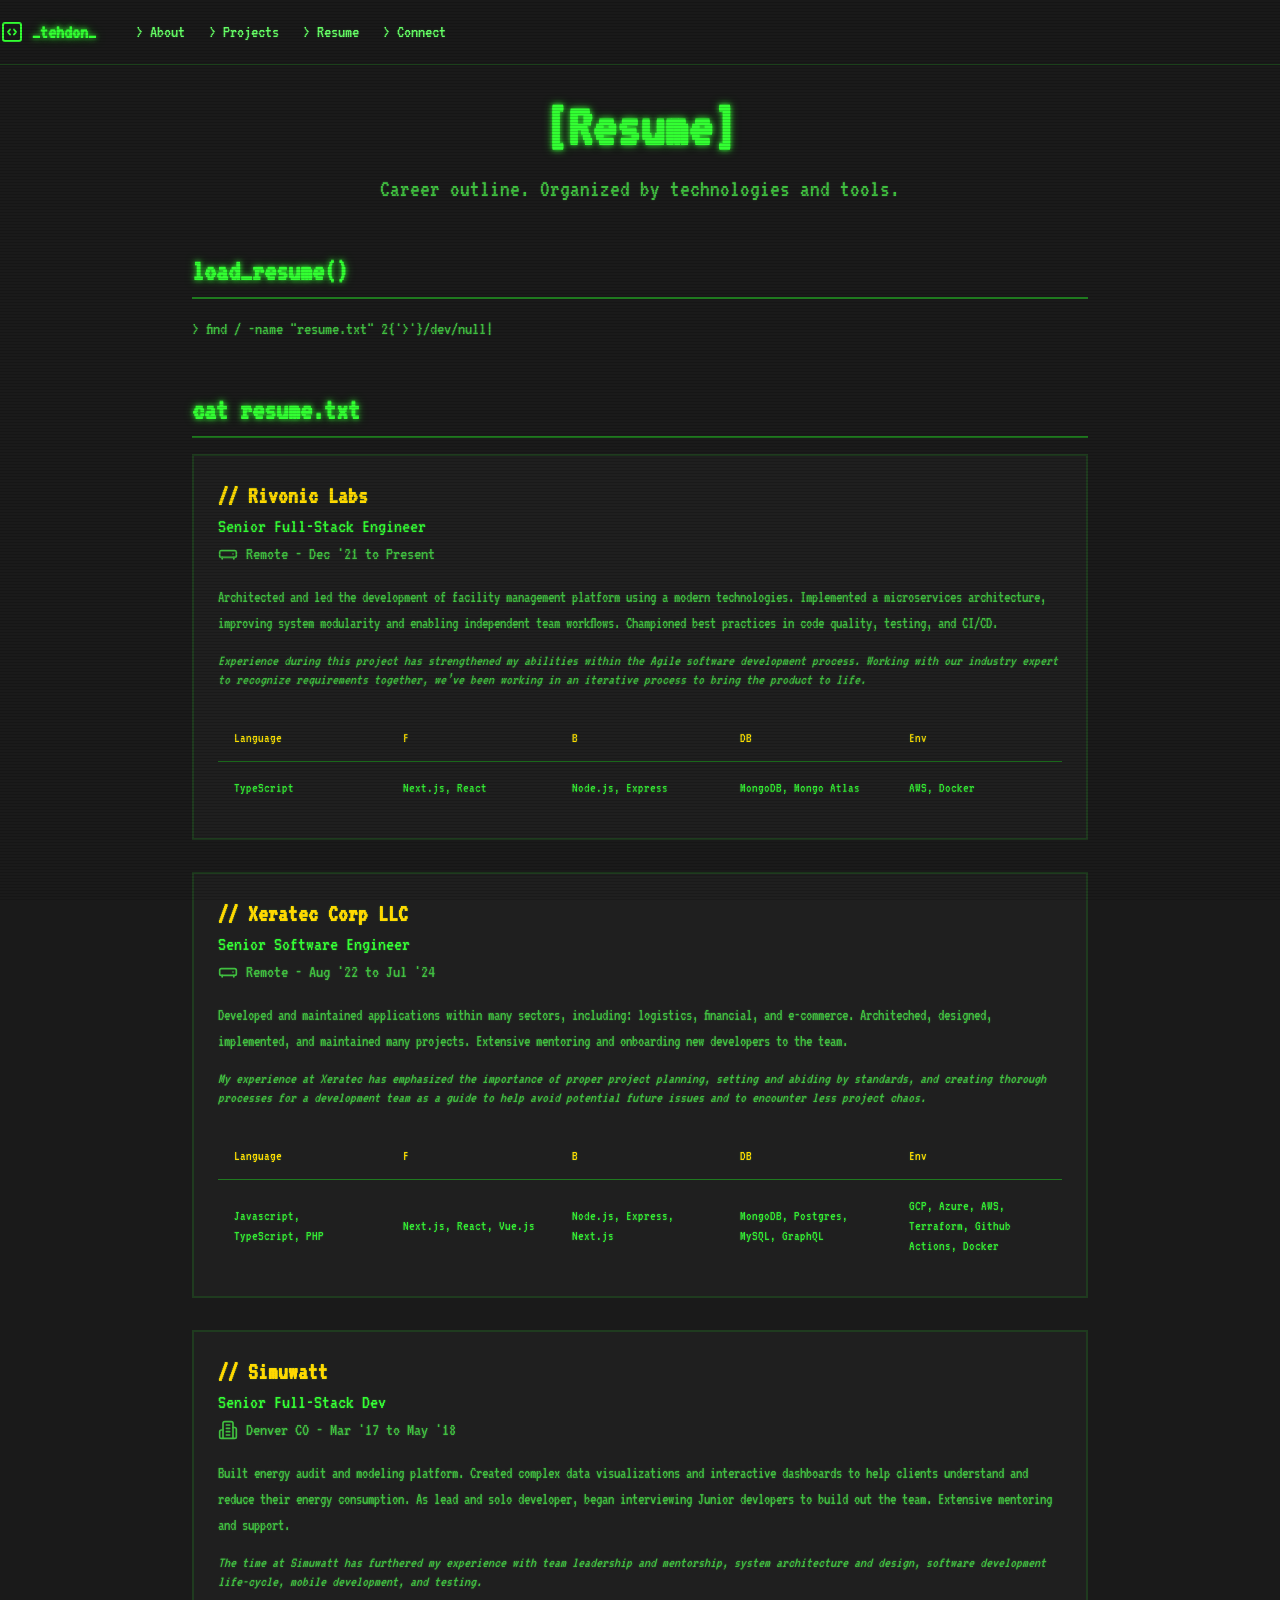
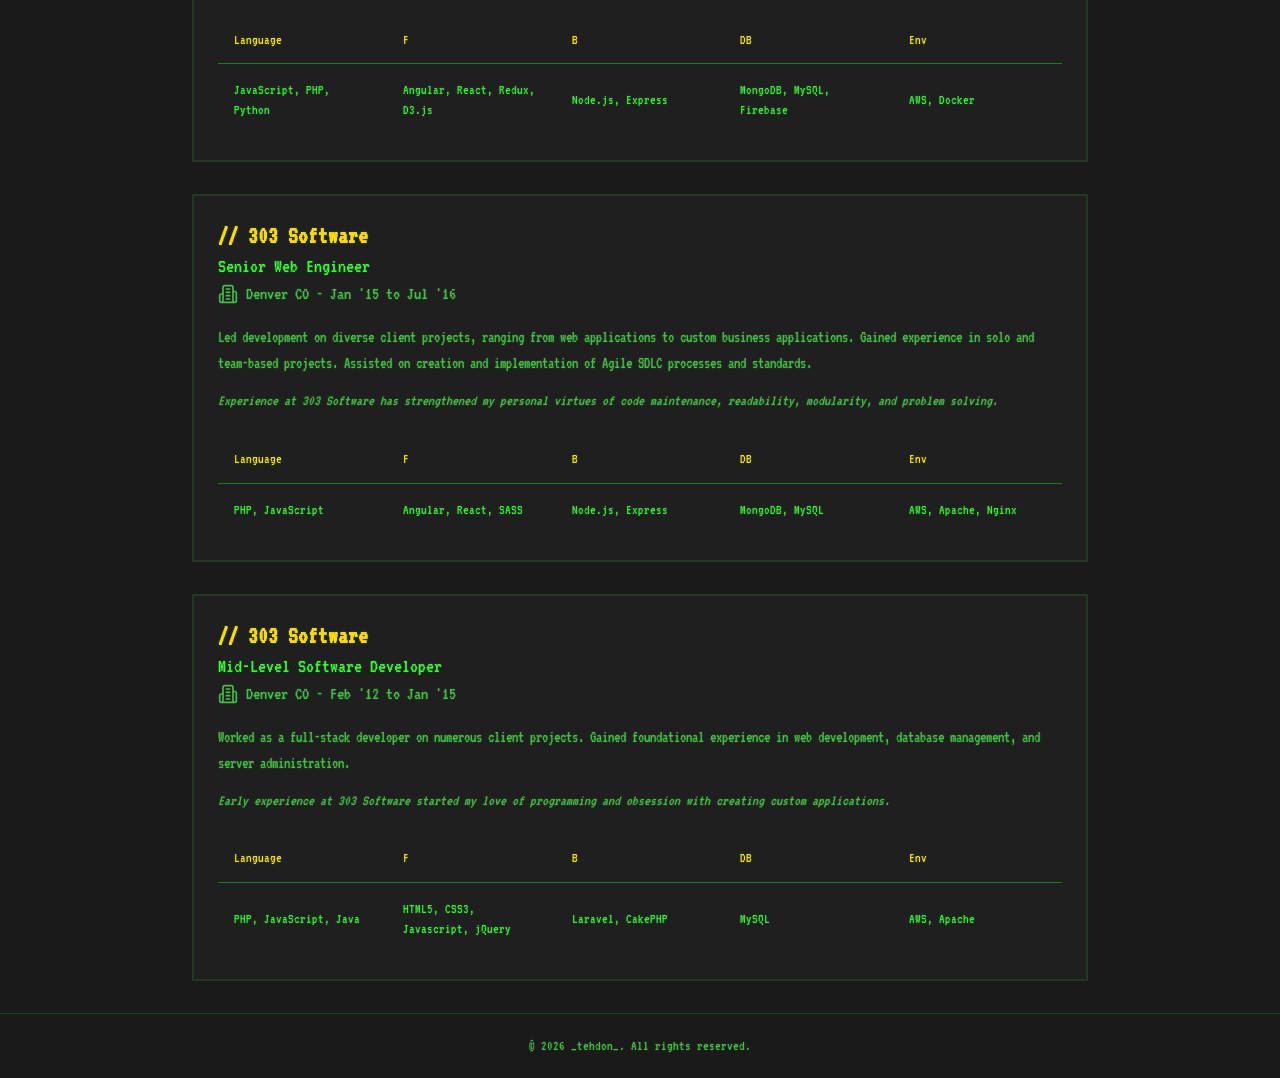
<file: resume.html>
<!DOCTYPE html><!--zYd2rkL5x4iUhZCAkEcr9--><html lang="en" class="dark"><head><meta charSet="utf-8"/><meta name="viewport" content="width=device-width, initial-scale=1"/><link rel="stylesheet" href="/_next/static/css/071220970beca7e6.css" data-precedence="next"/><link rel="preload" as="script" fetchPriority="low" href="/_next/static/chunks/webpack-60785faceb2046e0.js"/><script src="/_next/static/chunks/4bd1b696-c023c6e3521b1417.js" async=""></script><script src="/_next/static/chunks/255-293e44824f2ec188.js" async=""></script><script src="/_next/static/chunks/main-app-1d38ec168f8fdfab.js" async=""></script><script src="/_next/static/chunks/553-ffa116a24add3fe1.js" async=""></script><script src="/_next/static/chunks/764-5d4fb63319599fcb.js" async=""></script><script src="/_next/static/chunks/app/layout-ae95735062ebb2e8.js" async=""></script><link rel="preconnect" href="https://fonts.googleapis.com"/><link rel="preconnect" href="https://fonts.gstatic.com" crossorigin="anonymous"/><title>_tehdon_</title><meta name="description" content="A retro-terminal themed personal portfolio."/><link rel="icon" href="/favicon.ico" type="image/x-icon" sizes="16x16"/><link href="https://fonts.googleapis.com/css2?family=VT323&amp;display=swap" rel="stylesheet"/><script src="/_next/static/chunks/polyfills-42372ed130431b0a.js" noModule=""></script></head><body class="font-body antialiased"><div hidden=""><!--$--><!--/$--></div><header class="sticky top-0 z-50 w-full border-b border-border/40 bg-background/95 backdrop-blur supports-[backdrop-filter]:bg-background/60"><div class="container flex h-16 items-center"><div class="mr-4 flex"><a class="mr-6 flex items-center space-x-2" href="/"><svg xmlns="http://www.w3.org/2000/svg" width="24" height="24" viewBox="0 0 24 24" fill="none" stroke="currentColor" stroke-width="2" stroke-linecap="round" stroke-linejoin="round" class="lucide lucide-square-code h-6 w-6 text-primary"><path d="M10 9.5 8 12l2 2.5"></path><path d="m14 9.5 2 2.5-2 2.5"></path><rect width="18" height="18" x="3" y="3" rx="2"></rect></svg><span class="font-bold text-primary text-glow text-xl">_tehdon_</span></a></div><nav class="hidden md:flex gap-6 text-lg"><a class="transition-colors hover:text-primary/80 glitch-hover" href="/">&gt; About</a><a class="transition-colors hover:text-primary/80 glitch-hover" href="/projects">&gt; Projects</a><a class="transition-colors hover:text-primary/80 glitch-hover" href="/resume">&gt; Resume</a><a class="transition-colors hover:text-primary/80 glitch-hover" href="/connect">&gt; Connect</a></nav><div class="flex flex-1 items-center justify-end"><button class="inline-flex items-center justify-center gap-2 whitespace-nowrap rounded-md text-sm font-medium ring-offset-background transition-colors focus-visible:outline-none focus-visible:ring-2 focus-visible:ring-ring focus-visible:ring-offset-2 disabled:pointer-events-none disabled:opacity-50 [&amp;_svg]:pointer-events-none [&amp;_svg]:size-4 [&amp;_svg]:shrink-0 hover:bg-accent hover:text-accent-foreground h-10 w-10 md:hidden" type="button" aria-haspopup="dialog" aria-expanded="false" aria-controls="radix-_R_6db_" data-state="closed"><svg xmlns="http://www.w3.org/2000/svg" width="24" height="24" viewBox="0 0 24 24" fill="none" stroke="currentColor" stroke-width="2" stroke-linecap="round" stroke-linejoin="round" class="lucide lucide-menu h-6 w-6 text-primary"><line x1="4" x2="20" y1="12" y2="12"></line><line x1="4" x2="20" y1="6" y2="6"></line><line x1="4" x2="20" y1="18" y2="18"></line></svg><span class="sr-only">Toggle Menu</span></button></div></div></header><main class="container mx-auto px-4 py-8 min-h-screen"><div class="space-y-12 max-w-4xl mx-auto"><section class="text-center"><h1 class="text-5xl md:text-6xl font-bold text-primary text-glow mb-4">[Resume]</h1><p class="text-xl md:text-2xl text-muted-foreground max-w-2xl mx-auto">Career outline. Organized by technologies and tools.</p></section><section class="space-y-4 text-lg text-muted-foreground leading-relaxed"><h2 class="text-3xl font-bold text-primary text-glow mb-4 border-b-2 border-border pb-2">load_resume()</h2><p>&gt; find / -name &quot;resume.txt&quot; 2{&#x27;&gt;&#x27;}/dev/null<span class="blinking-cursor">|</span></p></section><section class="space-y-4"><h2 class="text-3xl font-bold text-primary text-glow mb-4 border-b-2 border-border pb-2">cat resume.txt</h2><div class="space-y-8"><div class="bg-card border-2 border-border/30 p-6 rounded-sm"><h2 class="text-2xl font-bold text-accent">// <!-- -->Rivonic Labs</h2><p class="text-xl text-primary">Senior Full-Stack Engineer</p><div class="flex items-center gap-2 text-lg text-muted-foreground"><svg xmlns="http://www.w3.org/2000/svg" width="24" height="24" viewBox="0 0 24 24" fill="none" stroke="currentColor" stroke-width="2" stroke-linecap="round" stroke-linejoin="round" class="lucide lucide-radio-receiver h-5 w-5"><path d="M5 16v2"></path><path d="M19 16v2"></path><rect width="20" height="8" x="2" y="8" rx="2"></rect><path d="M18 12h.01"></path></svg><span>Remote - Dec &#x27;21 to Present</span></div><p class="mt-4 text-muted-foreground leading-relaxed">Architected and led the development of facility management platform using a modern technologies. Implemented a microservices architecture, improving system modularity and enabling independent team workflows. Championed best practices in code quality, testing, and CI/CD.</p><p class="mt-4 text-muted-foreground leading-relaxed" style="font-weight:100;font-size:15px;line-height:1.25;font-style:italic">Experience during this project has strengthened my abilities within the Agile software development process. Working with our industry expert to recognize requirements together, we’ve been working in an iterative process to bring the product to life.</p><div class="mt-6 overflow-x-auto"><div class="relative w-full overflow-auto"><table class="w-full caption-bottom text-sm min-w-full"><thead class="[&amp;_tr]:border-b"><tr class="border-b transition-colors hover:bg-muted/50 data-[state=selected]:bg-muted"><th class="h-12 px-4 text-left align-middle font-medium [&amp;:has([role=checkbox])]:pr-0 text-accent w-1/5">Language</th><th class="h-12 px-4 text-left align-middle font-medium [&amp;:has([role=checkbox])]:pr-0 text-accent w-1/5">F</th><th class="h-12 px-4 text-left align-middle font-medium [&amp;:has([role=checkbox])]:pr-0 text-accent w-1/5">B</th><th class="h-12 px-4 text-left align-middle font-medium [&amp;:has([role=checkbox])]:pr-0 text-accent w-1/5">DB</th><th class="h-12 px-4 text-left align-middle font-medium [&amp;:has([role=checkbox])]:pr-0 text-accent w-1/5">Env</th></tr></thead><tbody class="[&amp;_tr:last-child]:border-0"><tr class="border-b transition-colors hover:bg-muted/50 data-[state=selected]:bg-muted"><td class="p-4 align-middle [&amp;:has([role=checkbox])]:pr-0 text-primary/90">TypeScript</td><td class="p-4 align-middle [&amp;:has([role=checkbox])]:pr-0 text-primary/90">Next.js, React</td><td class="p-4 align-middle [&amp;:has([role=checkbox])]:pr-0 text-primary/90">Node.js, Express</td><td class="p-4 align-middle [&amp;:has([role=checkbox])]:pr-0 text-primary/90">MongoDB, Mongo Atlas</td><td class="p-4 align-middle [&amp;:has([role=checkbox])]:pr-0 text-primary/90">AWS, Docker</td></tr></tbody></table></div></div></div><div class="bg-card border-2 border-border/30 p-6 rounded-sm"><h2 class="text-2xl font-bold text-accent">// <!-- -->Xeratec Corp LLC</h2><p class="text-xl text-primary">Senior Software Engineer</p><div class="flex items-center gap-2 text-lg text-muted-foreground"><svg xmlns="http://www.w3.org/2000/svg" width="24" height="24" viewBox="0 0 24 24" fill="none" stroke="currentColor" stroke-width="2" stroke-linecap="round" stroke-linejoin="round" class="lucide lucide-radio-receiver h-5 w-5"><path d="M5 16v2"></path><path d="M19 16v2"></path><rect width="20" height="8" x="2" y="8" rx="2"></rect><path d="M18 12h.01"></path></svg><span>Remote - Aug &#x27;22 to Jul &#x27;24</span></div><p class="mt-4 text-muted-foreground leading-relaxed">Developed and maintained applications within many sectors, including: logistics, financial, and e-commerce. Architeched, designed, implemented, and maintained many projects. Extensive mentoring and onboarding new developers to the team.</p><p class="mt-4 text-muted-foreground leading-relaxed" style="font-weight:100;font-size:15px;line-height:1.25;font-style:italic">My experience at Xeratec has emphasized the importance of proper project planning, setting and abiding by standards, and creating thorough processes for a development team as a guide to help avoid potential future issues and to encounter less project chaos.</p><div class="mt-6 overflow-x-auto"><div class="relative w-full overflow-auto"><table class="w-full caption-bottom text-sm min-w-full"><thead class="[&amp;_tr]:border-b"><tr class="border-b transition-colors hover:bg-muted/50 data-[state=selected]:bg-muted"><th class="h-12 px-4 text-left align-middle font-medium [&amp;:has([role=checkbox])]:pr-0 text-accent w-1/5">Language</th><th class="h-12 px-4 text-left align-middle font-medium [&amp;:has([role=checkbox])]:pr-0 text-accent w-1/5">F</th><th class="h-12 px-4 text-left align-middle font-medium [&amp;:has([role=checkbox])]:pr-0 text-accent w-1/5">B</th><th class="h-12 px-4 text-left align-middle font-medium [&amp;:has([role=checkbox])]:pr-0 text-accent w-1/5">DB</th><th class="h-12 px-4 text-left align-middle font-medium [&amp;:has([role=checkbox])]:pr-0 text-accent w-1/5">Env</th></tr></thead><tbody class="[&amp;_tr:last-child]:border-0"><tr class="border-b transition-colors hover:bg-muted/50 data-[state=selected]:bg-muted"><td class="p-4 align-middle [&amp;:has([role=checkbox])]:pr-0 text-primary/90">Javascript, TypeScript, PHP</td><td class="p-4 align-middle [&amp;:has([role=checkbox])]:pr-0 text-primary/90">Next.js, React, Vue.js</td><td class="p-4 align-middle [&amp;:has([role=checkbox])]:pr-0 text-primary/90">Node.js, Express, Next.js</td><td class="p-4 align-middle [&amp;:has([role=checkbox])]:pr-0 text-primary/90">MongoDB, Postgres, MySQL, GraphQL</td><td class="p-4 align-middle [&amp;:has([role=checkbox])]:pr-0 text-primary/90">GCP, Azure, AWS, Terraform, Github Actions, Docker</td></tr></tbody></table></div></div></div><div class="bg-card border-2 border-border/30 p-6 rounded-sm"><h2 class="text-2xl font-bold text-accent">// <!-- -->Simuwatt</h2><p class="text-xl text-primary">Senior Full-Stack Dev</p><div class="flex items-center gap-2 text-lg text-muted-foreground"><svg xmlns="http://www.w3.org/2000/svg" width="24" height="24" viewBox="0 0 24 24" fill="none" stroke="currentColor" stroke-width="2" stroke-linecap="round" stroke-linejoin="round" class="lucide lucide-building2 h-5 w-5"><path d="M6 22V4a2 2 0 0 1 2-2h8a2 2 0 0 1 2 2v18Z"></path><path d="M6 12H4a2 2 0 0 0-2 2v6a2 2 0 0 0 2 2h2"></path><path d="M18 9h2a2 2 0 0 1 2 2v9a2 2 0 0 1-2 2h-2"></path><path d="M10 6h4"></path><path d="M10 10h4"></path><path d="M10 14h4"></path><path d="M10 18h4"></path></svg><span>Denver CO - Mar &#x27;17 to May &#x27;18</span></div><p class="mt-4 text-muted-foreground leading-relaxed">Built energy audit and modeling platform. Created complex data visualizations and interactive dashboards to help clients understand and reduce their energy consumption. As lead and solo developer, began interviewing Junior devlopers to build out the team. Extensive mentoring and support.</p><p class="mt-4 text-muted-foreground leading-relaxed" style="font-weight:100;font-size:15px;line-height:1.25;font-style:italic">The time at Simuwatt has furthered my experience with team leadership and mentorship, system architecture and design, software development life-cycle, mobile development, and testing.</p><div class="mt-6 overflow-x-auto"><div class="relative w-full overflow-auto"><table class="w-full caption-bottom text-sm min-w-full"><thead class="[&amp;_tr]:border-b"><tr class="border-b transition-colors hover:bg-muted/50 data-[state=selected]:bg-muted"><th class="h-12 px-4 text-left align-middle font-medium [&amp;:has([role=checkbox])]:pr-0 text-accent w-1/5">Language</th><th class="h-12 px-4 text-left align-middle font-medium [&amp;:has([role=checkbox])]:pr-0 text-accent w-1/5">F</th><th class="h-12 px-4 text-left align-middle font-medium [&amp;:has([role=checkbox])]:pr-0 text-accent w-1/5">B</th><th class="h-12 px-4 text-left align-middle font-medium [&amp;:has([role=checkbox])]:pr-0 text-accent w-1/5">DB</th><th class="h-12 px-4 text-left align-middle font-medium [&amp;:has([role=checkbox])]:pr-0 text-accent w-1/5">Env</th></tr></thead><tbody class="[&amp;_tr:last-child]:border-0"><tr class="border-b transition-colors hover:bg-muted/50 data-[state=selected]:bg-muted"><td class="p-4 align-middle [&amp;:has([role=checkbox])]:pr-0 text-primary/90">JavaScript, PHP, Python</td><td class="p-4 align-middle [&amp;:has([role=checkbox])]:pr-0 text-primary/90">Angular, React, Redux, D3.js</td><td class="p-4 align-middle [&amp;:has([role=checkbox])]:pr-0 text-primary/90">Node.js, Express</td><td class="p-4 align-middle [&amp;:has([role=checkbox])]:pr-0 text-primary/90">MongoDB, MySQL, Firebase</td><td class="p-4 align-middle [&amp;:has([role=checkbox])]:pr-0 text-primary/90">AWS, Docker</td></tr></tbody></table></div></div></div><div class="bg-card border-2 border-border/30 p-6 rounded-sm"><h2 class="text-2xl font-bold text-accent">// <!-- -->303 Software</h2><p class="text-xl text-primary">Senior Web Engineer</p><div class="flex items-center gap-2 text-lg text-muted-foreground"><svg xmlns="http://www.w3.org/2000/svg" width="24" height="24" viewBox="0 0 24 24" fill="none" stroke="currentColor" stroke-width="2" stroke-linecap="round" stroke-linejoin="round" class="lucide lucide-building2 h-5 w-5"><path d="M6 22V4a2 2 0 0 1 2-2h8a2 2 0 0 1 2 2v18Z"></path><path d="M6 12H4a2 2 0 0 0-2 2v6a2 2 0 0 0 2 2h2"></path><path d="M18 9h2a2 2 0 0 1 2 2v9a2 2 0 0 1-2 2h-2"></path><path d="M10 6h4"></path><path d="M10 10h4"></path><path d="M10 14h4"></path><path d="M10 18h4"></path></svg><span>Denver CO - Jan &#x27;15 to Jul &#x27;16</span></div><p class="mt-4 text-muted-foreground leading-relaxed">Led development on diverse client projects, ranging from web applications to custom business applications. Gained experience in solo and team-based projects. Assisted on creation and implementation of Agile SDLC processes and standards.</p><p class="mt-4 text-muted-foreground leading-relaxed" style="font-weight:100;font-size:15px;line-height:1.25;font-style:italic">Experience at 303 Software has strengthened my personal virtues of code maintenance, readability, modularity, and problem solving.</p><div class="mt-6 overflow-x-auto"><div class="relative w-full overflow-auto"><table class="w-full caption-bottom text-sm min-w-full"><thead class="[&amp;_tr]:border-b"><tr class="border-b transition-colors hover:bg-muted/50 data-[state=selected]:bg-muted"><th class="h-12 px-4 text-left align-middle font-medium [&amp;:has([role=checkbox])]:pr-0 text-accent w-1/5">Language</th><th class="h-12 px-4 text-left align-middle font-medium [&amp;:has([role=checkbox])]:pr-0 text-accent w-1/5">F</th><th class="h-12 px-4 text-left align-middle font-medium [&amp;:has([role=checkbox])]:pr-0 text-accent w-1/5">B</th><th class="h-12 px-4 text-left align-middle font-medium [&amp;:has([role=checkbox])]:pr-0 text-accent w-1/5">DB</th><th class="h-12 px-4 text-left align-middle font-medium [&amp;:has([role=checkbox])]:pr-0 text-accent w-1/5">Env</th></tr></thead><tbody class="[&amp;_tr:last-child]:border-0"><tr class="border-b transition-colors hover:bg-muted/50 data-[state=selected]:bg-muted"><td class="p-4 align-middle [&amp;:has([role=checkbox])]:pr-0 text-primary/90">PHP, JavaScript</td><td class="p-4 align-middle [&amp;:has([role=checkbox])]:pr-0 text-primary/90">Angular, React, SASS</td><td class="p-4 align-middle [&amp;:has([role=checkbox])]:pr-0 text-primary/90">Node.js, Express</td><td class="p-4 align-middle [&amp;:has([role=checkbox])]:pr-0 text-primary/90">MongoDB, MySQL</td><td class="p-4 align-middle [&amp;:has([role=checkbox])]:pr-0 text-primary/90">AWS, Apache, Nginx</td></tr></tbody></table></div></div></div><div class="bg-card border-2 border-border/30 p-6 rounded-sm"><h2 class="text-2xl font-bold text-accent">// <!-- -->303 Software</h2><p class="text-xl text-primary">Mid-Level Software Developer</p><div class="flex items-center gap-2 text-lg text-muted-foreground"><svg xmlns="http://www.w3.org/2000/svg" width="24" height="24" viewBox="0 0 24 24" fill="none" stroke="currentColor" stroke-width="2" stroke-linecap="round" stroke-linejoin="round" class="lucide lucide-building2 h-5 w-5"><path d="M6 22V4a2 2 0 0 1 2-2h8a2 2 0 0 1 2 2v18Z"></path><path d="M6 12H4a2 2 0 0 0-2 2v6a2 2 0 0 0 2 2h2"></path><path d="M18 9h2a2 2 0 0 1 2 2v9a2 2 0 0 1-2 2h-2"></path><path d="M10 6h4"></path><path d="M10 10h4"></path><path d="M10 14h4"></path><path d="M10 18h4"></path></svg><span>Denver CO - Feb &#x27;12 to Jan &#x27;15</span></div><p class="mt-4 text-muted-foreground leading-relaxed">Worked as a full-stack developer on numerous client projects. Gained foundational experience in web development, database management, and server administration.</p><p class="mt-4 text-muted-foreground leading-relaxed" style="font-weight:100;font-size:15px;line-height:1.25;font-style:italic">Early experience at 303 Software started my love of programming and obsession with creating custom applications.</p><div class="mt-6 overflow-x-auto"><div class="relative w-full overflow-auto"><table class="w-full caption-bottom text-sm min-w-full"><thead class="[&amp;_tr]:border-b"><tr class="border-b transition-colors hover:bg-muted/50 data-[state=selected]:bg-muted"><th class="h-12 px-4 text-left align-middle font-medium [&amp;:has([role=checkbox])]:pr-0 text-accent w-1/5">Language</th><th class="h-12 px-4 text-left align-middle font-medium [&amp;:has([role=checkbox])]:pr-0 text-accent w-1/5">F</th><th class="h-12 px-4 text-left align-middle font-medium [&amp;:has([role=checkbox])]:pr-0 text-accent w-1/5">B</th><th class="h-12 px-4 text-left align-middle font-medium [&amp;:has([role=checkbox])]:pr-0 text-accent w-1/5">DB</th><th class="h-12 px-4 text-left align-middle font-medium [&amp;:has([role=checkbox])]:pr-0 text-accent w-1/5">Env</th></tr></thead><tbody class="[&amp;_tr:last-child]:border-0"><tr class="border-b transition-colors hover:bg-muted/50 data-[state=selected]:bg-muted"><td class="p-4 align-middle [&amp;:has([role=checkbox])]:pr-0 text-primary/90">PHP, JavaScript, Java</td><td class="p-4 align-middle [&amp;:has([role=checkbox])]:pr-0 text-primary/90">HTML5, CSS3, Javascript, jQuery</td><td class="p-4 align-middle [&amp;:has([role=checkbox])]:pr-0 text-primary/90">Laravel, CakePHP</td><td class="p-4 align-middle [&amp;:has([role=checkbox])]:pr-0 text-primary/90">MySQL</td><td class="p-4 align-middle [&amp;:has([role=checkbox])]:pr-0 text-primary/90">AWS, Apache</td></tr></tbody></table></div></div></div></div></section></div><!--$--><!--/$--></main><footer class="border-t border-border/40"><div class="container mx-auto flex h-16 items-center justify-center"><p class="text-center text-sm text-muted-foreground">© <!-- -->2026<!-- --> _tehdon_. All rights reserved.</p></div></footer><div role="region" aria-label="Notifications (F8)" tabindex="-1" style="pointer-events:none"><ol tabindex="-1" class="fixed top-0 z-[100] flex max-h-screen w-full flex-col-reverse p-4 sm:bottom-0 sm:right-0 sm:top-auto sm:flex-col md:max-w-[420px]"></ol></div><script src="/_next/static/chunks/webpack-60785faceb2046e0.js" id="_R_" async=""></script><script>(self.__next_f=self.__next_f||[]).push([0])</script><script>self.__next_f.push([1,"1:\"$Sreact.fragment\"\n2:I[5631,[\"553\",\"static/chunks/553-ffa116a24add3fe1.js\",\"764\",\"static/chunks/764-5d4fb63319599fcb.js\",\"177\",\"static/chunks/app/layout-ae95735062ebb2e8.js\"],\"Header\"]\n3:I[9766,[],\"\"]\n4:I[8924,[],\"\"]\n5:I[704,[\"553\",\"static/chunks/553-ffa116a24add3fe1.js\",\"764\",\"static/chunks/764-5d4fb63319599fcb.js\",\"177\",\"static/chunks/app/layout-ae95735062ebb2e8.js\"],\"Toaster\"]\n14:I[7150,[],\"\"]\n:HL[\"/_next/static/css/071220970beca7e6.css\",\"style\"]\n"])</script><script>self.__next_f.push([1,"0:{\"P\":null,\"b\":\"zYd2rkL5x4iUhZCAkEcr9\",\"p\":\"\",\"c\":[\"\",\"resume\"],\"i\":false,\"f\":[[[\"\",{\"children\":[\"resume\",{\"children\":[\"__PAGE__\",{}]}]},\"$undefined\",\"$undefined\",true],[\"\",[\"$\",\"$1\",\"c\",{\"children\":[[[\"$\",\"link\",\"0\",{\"rel\":\"stylesheet\",\"href\":\"/_next/static/css/071220970beca7e6.css\",\"precedence\":\"next\",\"crossOrigin\":\"$undefined\",\"nonce\":\"$undefined\"}]],[\"$\",\"html\",null,{\"lang\":\"en\",\"className\":\"dark\",\"children\":[[\"$\",\"head\",null,{\"children\":[[\"$\",\"link\",null,{\"rel\":\"preconnect\",\"href\":\"https://fonts.googleapis.com\"}],[\"$\",\"link\",null,{\"rel\":\"preconnect\",\"href\":\"https://fonts.gstatic.com\",\"crossOrigin\":\"anonymous\"}],[\"$\",\"link\",null,{\"href\":\"https://fonts.googleapis.com/css2?family=VT323\u0026display=swap\",\"rel\":\"stylesheet\"}]]}],[\"$\",\"body\",null,{\"className\":\"font-body antialiased\",\"children\":[[\"$\",\"$L2\",null,{}],[\"$\",\"main\",null,{\"className\":\"container mx-auto px-4 py-8 min-h-screen\",\"children\":[\"$\",\"$L3\",null,{\"parallelRouterKey\":\"children\",\"error\":\"$undefined\",\"errorStyles\":\"$undefined\",\"errorScripts\":\"$undefined\",\"template\":[\"$\",\"$L4\",null,{}],\"templateStyles\":\"$undefined\",\"templateScripts\":\"$undefined\",\"notFound\":[[[\"$\",\"title\",null,{\"children\":\"404: This page could not be found.\"}],[\"$\",\"div\",null,{\"style\":{\"fontFamily\":\"system-ui,\\\"Segoe UI\\\",Roboto,Helvetica,Arial,sans-serif,\\\"Apple Color Emoji\\\",\\\"Segoe UI Emoji\\\"\",\"height\":\"100vh\",\"textAlign\":\"center\",\"display\":\"flex\",\"flexDirection\":\"column\",\"alignItems\":\"center\",\"justifyContent\":\"center\"},\"children\":[\"$\",\"div\",null,{\"children\":[[\"$\",\"style\",null,{\"dangerouslySetInnerHTML\":{\"__html\":\"body{color:#000;background:#fff;margin:0}.next-error-h1{border-right:1px solid rgba(0,0,0,.3)}@media (prefers-color-scheme:dark){body{color:#fff;background:#000}.next-error-h1{border-right:1px solid rgba(255,255,255,.3)}}\"}}],[\"$\",\"h1\",null,{\"className\":\"next-error-h1\",\"style\":{\"display\":\"inline-block\",\"margin\":\"0 20px 0 0\",\"padding\":\"0 23px 0 0\",\"fontSize\":24,\"fontWeight\":500,\"verticalAlign\":\"top\",\"lineHeight\":\"49px\"},\"children\":404}],[\"$\",\"div\",null,{\"style\":{\"display\":\"inline-block\"},\"children\":[\"$\",\"h2\",null,{\"style\":{\"fontSize\":14,\"fontWeight\":400,\"lineHeight\":\"49px\",\"margin\":0},\"children\":\"This page could not be found.\"}]}]]}]}]],[]],\"forbidden\":\"$undefined\",\"unauthorized\":\"$undefined\"}]}],[\"$\",\"footer\",null,{\"className\":\"border-t border-border/40\",\"children\":[\"$\",\"div\",null,{\"className\":\"container mx-auto flex h-16 items-center justify-center\",\"children\":[\"$\",\"p\",null,{\"className\":\"text-center text-sm text-muted-foreground\",\"children\":[\"© \",2026,\" _tehdon_. All rights reserved.\"]}]}]}],[\"$\",\"$L5\",null,{}]]}]]}]]}],{\"children\":[\"resume\",[\"$\",\"$1\",\"c\",{\"children\":[null,[\"$\",\"$L3\",null,{\"parallelRouterKey\":\"children\",\"error\":\"$undefined\",\"errorStyles\":\"$undefined\",\"errorScripts\":\"$undefined\",\"template\":[\"$\",\"$L4\",null,{}],\"templateStyles\":\"$undefined\",\"templateScripts\":\"$undefined\",\"notFound\":\"$undefined\",\"forbidden\":\"$undefined\",\"unauthorized\":\"$undefined\"}]]}],{\"children\":[\"__PAGE__\",[\"$\",\"$1\",\"c\",{\"children\":[[\"$\",\"div\",null,{\"className\":\"space-y-12 max-w-4xl mx-auto\",\"children\":[[\"$\",\"section\",null,{\"className\":\"text-center\",\"children\":[[\"$\",\"h1\",null,{\"className\":\"text-5xl md:text-6xl font-bold text-primary text-glow mb-4\",\"children\":\"[Resume]\"}],[\"$\",\"p\",null,{\"className\":\"text-xl md:text-2xl text-muted-foreground max-w-2xl mx-auto\",\"children\":\"Career outline. Organized by technologies and tools.\"}]]}],[\"$\",\"section\",null,{\"className\":\"space-y-4 text-lg text-muted-foreground leading-relaxed\",\"children\":[[\"$\",\"h2\",null,{\"className\":\"text-3xl font-bold text-primary text-glow mb-4 border-b-2 border-border pb-2\",\"children\":\"load_resume()\"}],[\"$\",\"p\",null,{\"children\":[\"\u003e find / -name \\\"resume.txt\\\" 2{'\u003e'}/dev/null\",[\"$\",\"span\",null,{\"className\":\"blinking-cursor\",\"children\":\"|\"}]]}]]}],[\"$\",\"section\",null,{\"className\":\"space-y-4\",\"children\":[[\"$\",\"h2\",null,{\"className\":\"text-3xl font-bold text-primary text-glow mb-4 border-b-2 border-border pb-2\",\"children\":\"cat resume.txt\"}],[\"$\",\"div\",null,{\"className\":\"space-y-8\",\"children\":[[\"$\",\"div\",\"0\",{\"className\":\"bg-card border-2 border-border/30 p-6 rounded-sm\",\"children\":[[\"$\",\"h2\",null,{\"className\":\"text-2xl font-bold text-accent\",\"children\":[\"// \",\"Rivonic Labs\"]}],[\"$\",\"p\",null,{\"className\":\"text-xl text-primary\",\"children\":\"Senior Full-Stack Engineer\"}],[\"$\",\"div\",null,{\"className\":\"flex items-center gap-2 text-lg text-muted-foreground\",\"children\":[[\"$\",\"svg\",null,{\"ref\":\"$undefined\",\"xmlns\":\"http://www.w3.org/2000/svg\",\"width\":24,\"height\":24,\"viewBox\":\"0 0 24 24\",\"fill\":\"none\",\"stroke\":\"currentColor\",\"strokeWidth\":2,\"strokeLinecap\":\"round\",\"strokeLinejoin\":\"round\",\"className\":\"lucide lucide-radio-receiver h-5 w-5\",\"children\":[\"$L6\",\"$L7\",\"$L8\",\"$L9\",\"$undefined\"]}],\"$La\"]}],\"$Lb\",\"$Lc\",\"$Ld\"]}],\"$Le\",\"$Lf\",\"$L10\",\"$L11\"]}]]}]]}],null,\"$L12\"]}],{},null,false]},null,false]},null,false],\"$L13\",false]],\"m\":\"$undefined\",\"G\":[\"$14\",[]],\"s\":false,\"S\":true}\n"])</script><script>self.__next_f.push([1,"15:I[4431,[],\"OutletBoundary\"]\n17:I[5278,[],\"AsyncMetadataOutlet\"]\n19:I[4431,[],\"ViewportBoundary\"]\n1b:I[4431,[],\"MetadataBoundary\"]\n1c:\"$Sreact.suspense\"\n6:[\"$\",\"path\",\"g5qcv5\",{\"d\":\"M5 16v2\"}]\n7:[\"$\",\"path\",\"1gbaio\",{\"d\":\"M19 16v2\"}]\n8:[\"$\",\"rect\",\"vjsjur\",{\"width\":\"20\",\"height\":\"8\",\"x\":\"2\",\"y\":\"8\",\"rx\":\"2\"}]\n9:[\"$\",\"path\",\"yjnet6\",{\"d\":\"M18 12h.01\"}]\na:[\"$\",\"span\",null,{\"children\":\"Remote - Dec '21 to Present\"}]\nb:[\"$\",\"p\",null,{\"className\":\"mt-4 text-muted-foreground leading-relaxed\",\"children\":\"Architected and led the development of facility management platform using a modern technologies. Implemented a microservices architecture, improving system modularity and enabling independent team workflows. Championed best practices in code quality, testing, and CI/CD.\"}]\nc:[\"$\",\"p\",null,{\"className\":\"mt-4 text-muted-foreground leading-relaxed\",\"style\":{\"fontWeight\":100,\"fontSize\":15,\"lineHeight\":1.25,\"fontStyle\":\"italic\"},\"children\":\"Experience during this project has strengthened my abilities within the Agile software development process. Working with our industry expert to recognize requirements together, we’ve been working in an iterative process to bring the product to life.\"}]\n"])</script><script>self.__next_f.push([1,"d:[\"$\",\"div\",null,{\"className\":\"mt-6 overflow-x-auto\",\"children\":[\"$\",\"div\",null,{\"className\":\"relative w-full overflow-auto\",\"children\":[\"$\",\"table\",null,{\"ref\":\"$undefined\",\"className\":\"w-full caption-bottom text-sm min-w-full\",\"children\":[[\"$\",\"thead\",null,{\"ref\":\"$undefined\",\"className\":\"[\u0026_tr]:border-b\",\"children\":[\"$\",\"tr\",null,{\"ref\":\"$undefined\",\"className\":\"border-b transition-colors hover:bg-muted/50 data-[state=selected]:bg-muted\",\"children\":[[\"$\",\"th\",null,{\"ref\":\"$undefined\",\"className\":\"h-12 px-4 text-left align-middle font-medium [\u0026:has([role=checkbox])]:pr-0 text-accent w-1/5\",\"children\":\"Language\"}],[\"$\",\"th\",null,{\"ref\":\"$undefined\",\"className\":\"h-12 px-4 text-left align-middle font-medium [\u0026:has([role=checkbox])]:pr-0 text-accent w-1/5\",\"children\":\"F\"}],[\"$\",\"th\",null,{\"ref\":\"$undefined\",\"className\":\"h-12 px-4 text-left align-middle font-medium [\u0026:has([role=checkbox])]:pr-0 text-accent w-1/5\",\"children\":\"B\"}],[\"$\",\"th\",null,{\"ref\":\"$undefined\",\"className\":\"h-12 px-4 text-left align-middle font-medium [\u0026:has([role=checkbox])]:pr-0 text-accent w-1/5\",\"children\":\"DB\"}],[\"$\",\"th\",null,{\"ref\":\"$undefined\",\"className\":\"h-12 px-4 text-left align-middle font-medium [\u0026:has([role=checkbox])]:pr-0 text-accent w-1/5\",\"children\":\"Env\"}]]}]}],[\"$\",\"tbody\",null,{\"ref\":\"$undefined\",\"className\":\"[\u0026_tr:last-child]:border-0\",\"children\":[\"$\",\"tr\",null,{\"ref\":\"$undefined\",\"className\":\"border-b transition-colors hover:bg-muted/50 data-[state=selected]:bg-muted\",\"children\":[[\"$\",\"td\",null,{\"ref\":\"$undefined\",\"className\":\"p-4 align-middle [\u0026:has([role=checkbox])]:pr-0 text-primary/90\",\"children\":\"TypeScript\"}],[\"$\",\"td\",null,{\"ref\":\"$undefined\",\"className\":\"p-4 align-middle [\u0026:has([role=checkbox])]:pr-0 text-primary/90\",\"children\":\"Next.js, React\"}],[\"$\",\"td\",null,{\"ref\":\"$undefined\",\"className\":\"p-4 align-middle [\u0026:has([role=checkbox])]:pr-0 text-primary/90\",\"children\":\"Node.js, Express\"}],[\"$\",\"td\",null,{\"ref\":\"$undefined\",\"className\":\"p-4 align-middle [\u0026:has([role=checkbox])]:pr-0 text-primary/90\",\"children\":\"MongoDB, Mongo Atlas\"}],[\"$\",\"td\",null,{\"ref\":\"$undefined\",\"className\":\"p-4 align-middle [\u0026:has([role=checkbox])]:pr-0 text-primary/90\",\"children\":\"AWS, Docker\"}]]}]}]]}]}]}]\n"])</script><script>self.__next_f.push([1,"e:[\"$\",\"div\",\"1\",{\"className\":\"bg-card border-2 border-border/30 p-6 rounded-sm\",\"children\":[[\"$\",\"h2\",null,{\"className\":\"text-2xl font-bold text-accent\",\"children\":[\"// \",\"Xeratec Corp LLC\"]}],[\"$\",\"p\",null,{\"className\":\"text-xl text-primary\",\"children\":\"Senior Software Engineer\"}],[\"$\",\"div\",null,{\"className\":\"flex items-center gap-2 text-lg text-muted-foreground\",\"children\":[[\"$\",\"svg\",null,{\"ref\":\"$undefined\",\"xmlns\":\"http://www.w3.org/2000/svg\",\"width\":24,\"height\":24,\"viewBox\":\"0 0 24 24\",\"fill\":\"none\",\"stroke\":\"currentColor\",\"strokeWidth\":2,\"strokeLinecap\":\"round\",\"strokeLinejoin\":\"round\",\"className\":\"lucide lucide-radio-receiver h-5 w-5\",\"children\":[[\"$\",\"path\",\"g5qcv5\",{\"d\":\"M5 16v2\"}],[\"$\",\"path\",\"1gbaio\",{\"d\":\"M19 16v2\"}],[\"$\",\"rect\",\"vjsjur\",{\"width\":\"20\",\"height\":\"8\",\"x\":\"2\",\"y\":\"8\",\"rx\":\"2\"}],[\"$\",\"path\",\"yjnet6\",{\"d\":\"M18 12h.01\"}],\"$undefined\"]}],[\"$\",\"span\",null,{\"children\":\"Remote - Aug '22 to Jul '24\"}]]}],[\"$\",\"p\",null,{\"className\":\"mt-4 text-muted-foreground leading-relaxed\",\"children\":\"Developed and maintained applications within many sectors, including: logistics, financial, and e-commerce. Architeched, designed, implemented, and maintained many projects. Extensive mentoring and onboarding new developers to the team.\"}],[\"$\",\"p\",null,{\"className\":\"mt-4 text-muted-foreground leading-relaxed\",\"style\":{\"fontWeight\":100,\"fontSize\":15,\"lineHeight\":1.25,\"fontStyle\":\"italic\"},\"children\":\"My experience at Xeratec has emphasized the importance of proper project planning, setting and abiding by standards, and creating thorough processes for a development team as a guide to help avoid potential future issues and to encounter less project chaos.\"}],[\"$\",\"div\",null,{\"className\":\"mt-6 overflow-x-auto\",\"children\":[\"$\",\"div\",null,{\"className\":\"relative w-full overflow-auto\",\"children\":[\"$\",\"table\",null,{\"ref\":\"$undefined\",\"className\":\"w-full caption-bottom text-sm min-w-full\",\"children\":[[\"$\",\"thead\",null,{\"ref\":\"$undefined\",\"className\":\"[\u0026_tr]:border-b\",\"children\":[\"$\",\"tr\",null,{\"ref\":\"$undefined\",\"className\":\"border-b transition-colors hover:bg-muted/50 data-[state=selected]:bg-muted\",\"children\":[[\"$\",\"th\",null,{\"ref\":\"$undefined\",\"className\":\"h-12 px-4 text-left align-middle font-medium [\u0026:has([role=checkbox])]:pr-0 text-accent w-1/5\",\"children\":\"Language\"}],[\"$\",\"th\",null,{\"ref\":\"$undefined\",\"className\":\"h-12 px-4 text-left align-middle font-medium [\u0026:has([role=checkbox])]:pr-0 text-accent w-1/5\",\"children\":\"F\"}],[\"$\",\"th\",null,{\"ref\":\"$undefined\",\"className\":\"h-12 px-4 text-left align-middle font-medium [\u0026:has([role=checkbox])]:pr-0 text-accent w-1/5\",\"children\":\"B\"}],[\"$\",\"th\",null,{\"ref\":\"$undefined\",\"className\":\"h-12 px-4 text-left align-middle font-medium [\u0026:has([role=checkbox])]:pr-0 text-accent w-1/5\",\"children\":\"DB\"}],[\"$\",\"th\",null,{\"ref\":\"$undefined\",\"className\":\"h-12 px-4 text-left align-middle font-medium [\u0026:has([role=checkbox])]:pr-0 text-accent w-1/5\",\"children\":\"Env\"}]]}]}],[\"$\",\"tbody\",null,{\"ref\":\"$undefined\",\"className\":\"[\u0026_tr:last-child]:border-0\",\"children\":[\"$\",\"tr\",null,{\"ref\":\"$undefined\",\"className\":\"border-b transition-colors hover:bg-muted/50 data-[state=selected]:bg-muted\",\"children\":[[\"$\",\"td\",null,{\"ref\":\"$undefined\",\"className\":\"p-4 align-middle [\u0026:has([role=checkbox])]:pr-0 text-primary/90\",\"children\":\"Javascript, TypeScript, PHP\"}],[\"$\",\"td\",null,{\"ref\":\"$undefined\",\"className\":\"p-4 align-middle [\u0026:has([role=checkbox])]:pr-0 text-primary/90\",\"children\":\"Next.js, React, Vue.js\"}],[\"$\",\"td\",null,{\"ref\":\"$undefined\",\"className\":\"p-4 align-middle [\u0026:has([role=checkbox])]:pr-0 text-primary/90\",\"children\":\"Node.js, Express, Next.js\"}],[\"$\",\"td\",null,{\"ref\":\"$undefined\",\"className\":\"p-4 align-middle [\u0026:has([role=checkbox])]:pr-0 text-primary/90\",\"children\":\"MongoDB, Postgres, MySQL, GraphQL\"}],[\"$\",\"td\",null,{\"ref\":\"$undefined\",\"className\":\"p-4 align-middle [\u0026:has([role=checkbox])]:pr-0 text-primary/90\",\"children\":\"GCP, Azure, AWS, Terraform, Github Actions, Docker\"}]]}]}]]}]}]}]]}]\n"])</script><script>self.__next_f.push([1,"f:[\"$\",\"div\",\"2\",{\"className\":\"bg-card border-2 border-border/30 p-6 rounded-sm\",\"children\":[[\"$\",\"h2\",null,{\"className\":\"text-2xl font-bold text-accent\",\"children\":[\"// \",\"Simuwatt\"]}],[\"$\",\"p\",null,{\"className\":\"text-xl text-primary\",\"children\":\"Senior Full-Stack Dev\"}],[\"$\",\"div\",null,{\"className\":\"flex items-center gap-2 text-lg text-muted-foreground\",\"children\":[[\"$\",\"svg\",null,{\"ref\":\"$undefined\",\"xmlns\":\"http://www.w3.org/2000/svg\",\"width\":24,\"height\":24,\"viewBox\":\"0 0 24 24\",\"fill\":\"none\",\"stroke\":\"currentColor\",\"strokeWidth\":2,\"strokeLinecap\":\"round\",\"strokeLinejoin\":\"round\",\"className\":\"lucide lucide-building2 h-5 w-5\",\"children\":[[\"$\",\"path\",\"1b4qmf\",{\"d\":\"M6 22V4a2 2 0 0 1 2-2h8a2 2 0 0 1 2 2v18Z\"}],[\"$\",\"path\",\"i71pzd\",{\"d\":\"M6 12H4a2 2 0 0 0-2 2v6a2 2 0 0 0 2 2h2\"}],[\"$\",\"path\",\"10jefs\",{\"d\":\"M18 9h2a2 2 0 0 1 2 2v9a2 2 0 0 1-2 2h-2\"}],[\"$\",\"path\",\"1itunk\",{\"d\":\"M10 6h4\"}],[\"$\",\"path\",\"tcdvrf\",{\"d\":\"M10 10h4\"}],[\"$\",\"path\",\"kelpxr\",{\"d\":\"M10 14h4\"}],[\"$\",\"path\",\"1ulq68\",{\"d\":\"M10 18h4\"}],\"$undefined\"]}],[\"$\",\"span\",null,{\"children\":\"Denver CO - Mar '17 to May '18\"}]]}],[\"$\",\"p\",null,{\"className\":\"mt-4 text-muted-foreground leading-relaxed\",\"children\":\"Built energy audit and modeling platform. Created complex data visualizations and interactive dashboards to help clients understand and reduce their energy consumption. As lead and solo developer, began interviewing Junior devlopers to build out the team. Extensive mentoring and support.\"}],[\"$\",\"p\",null,{\"className\":\"mt-4 text-muted-foreground leading-relaxed\",\"style\":{\"fontWeight\":100,\"fontSize\":15,\"lineHeight\":1.25,\"fontStyle\":\"italic\"},\"children\":\"The time at Simuwatt has furthered my experience with team leadership and mentorship, system architecture and design, software development life-cycle, mobile development, and testing.\"}],[\"$\",\"div\",null,{\"className\":\"mt-6 overflow-x-auto\",\"children\":[\"$\",\"div\",null,{\"className\":\"relative w-full overflow-auto\",\"children\":[\"$\",\"table\",null,{\"ref\":\"$undefined\",\"className\":\"w-full caption-bottom text-sm min-w-full\",\"children\":[[\"$\",\"thead\",null,{\"ref\":\"$undefined\",\"className\":\"[\u0026_tr]:border-b\",\"children\":[\"$\",\"tr\",null,{\"ref\":\"$undefined\",\"className\":\"border-b transition-colors hover:bg-muted/50 data-[state=selected]:bg-muted\",\"children\":[[\"$\",\"th\",null,{\"ref\":\"$undefined\",\"className\":\"h-12 px-4 text-left align-middle font-medium [\u0026:has([role=checkbox])]:pr-0 text-accent w-1/5\",\"children\":\"Language\"}],[\"$\",\"th\",null,{\"ref\":\"$undefined\",\"className\":\"h-12 px-4 text-left align-middle font-medium [\u0026:has([role=checkbox])]:pr-0 text-accent w-1/5\",\"children\":\"F\"}],[\"$\",\"th\",null,{\"ref\":\"$undefined\",\"className\":\"h-12 px-4 text-left align-middle font-medium [\u0026:has([role=checkbox])]:pr-0 text-accent w-1/5\",\"children\":\"B\"}],[\"$\",\"th\",null,{\"ref\":\"$undefined\",\"className\":\"h-12 px-4 text-left align-middle font-medium [\u0026:has([role=checkbox])]:pr-0 text-accent w-1/5\",\"children\":\"DB\"}],[\"$\",\"th\",null,{\"ref\":\"$undefined\",\"className\":\"h-12 px-4 text-left align-middle font-medium [\u0026:has([role=checkbox])]:pr-0 text-accent w-1/5\",\"children\":\"Env\"}]]}]}],[\"$\",\"tbody\",null,{\"ref\":\"$undefined\",\"className\":\"[\u0026_tr:last-child]:border-0\",\"children\":[\"$\",\"tr\",null,{\"ref\":\"$undefined\",\"className\":\"border-b transition-colors hover:bg-muted/50 data-[state=selected]:bg-muted\",\"children\":[[\"$\",\"td\",null,{\"ref\":\"$undefined\",\"className\":\"p-4 align-middle [\u0026:has([role=checkbox])]:pr-0 text-primary/90\",\"children\":\"JavaScript, PHP, Python\"}],[\"$\",\"td\",null,{\"ref\":\"$undefined\",\"className\":\"p-4 align-middle [\u0026:has([role=checkbox])]:pr-0 text-primary/90\",\"children\":\"Angular, React, Redux, D3.js\"}],[\"$\",\"td\",null,{\"ref\":\"$undefined\",\"className\":\"p-4 align-middle [\u0026:has([role=checkbox])]:pr-0 text-primary/90\",\"children\":\"Node.js, Express\"}],[\"$\",\"td\",null,{\"ref\":\"$undefined\",\"className\":\"p-4 align-middle [\u0026:has([role=checkbox])]:pr-0 text-primary/90\",\"children\":\"MongoDB, MySQL, Firebase\"}],[\"$\",\"td\",null,{\"ref\":\"$undefined\",\"className\":\"p-4 align-middle [\u0026:has([role=checkbox])]:pr-0 text-primary/90\",\"children\":\"AWS, Docker\"}]]}]}]]}]}]}]]}]\n"])</script><script>self.__next_f.push([1,"10:[\"$\",\"div\",\"3\",{\"className\":\"bg-card border-2 border-border/30 p-6 rounded-sm\",\"children\":[[\"$\",\"h2\",null,{\"className\":\"text-2xl font-bold text-accent\",\"children\":[\"// \",\"303 Software\"]}],[\"$\",\"p\",null,{\"className\":\"text-xl text-primary\",\"children\":\"Senior Web Engineer\"}],[\"$\",\"div\",null,{\"className\":\"flex items-center gap-2 text-lg text-muted-foreground\",\"children\":[[\"$\",\"svg\",null,{\"ref\":\"$undefined\",\"xmlns\":\"http://www.w3.org/2000/svg\",\"width\":24,\"height\":24,\"viewBox\":\"0 0 24 24\",\"fill\":\"none\",\"stroke\":\"currentColor\",\"strokeWidth\":2,\"strokeLinecap\":\"round\",\"strokeLinejoin\":\"round\",\"className\":\"lucide lucide-building2 h-5 w-5\",\"children\":[[\"$\",\"path\",\"1b4qmf\",{\"d\":\"M6 22V4a2 2 0 0 1 2-2h8a2 2 0 0 1 2 2v18Z\"}],[\"$\",\"path\",\"i71pzd\",{\"d\":\"M6 12H4a2 2 0 0 0-2 2v6a2 2 0 0 0 2 2h2\"}],[\"$\",\"path\",\"10jefs\",{\"d\":\"M18 9h2a2 2 0 0 1 2 2v9a2 2 0 0 1-2 2h-2\"}],[\"$\",\"path\",\"1itunk\",{\"d\":\"M10 6h4\"}],[\"$\",\"path\",\"tcdvrf\",{\"d\":\"M10 10h4\"}],[\"$\",\"path\",\"kelpxr\",{\"d\":\"M10 14h4\"}],[\"$\",\"path\",\"1ulq68\",{\"d\":\"M10 18h4\"}],\"$undefined\"]}],[\"$\",\"span\",null,{\"children\":\"Denver CO - Jan '15 to Jul '16\"}]]}],[\"$\",\"p\",null,{\"className\":\"mt-4 text-muted-foreground leading-relaxed\",\"children\":\"Led development on diverse client projects, ranging from web applications to custom business applications. Gained experience in solo and team-based projects. Assisted on creation and implementation of Agile SDLC processes and standards.\"}],[\"$\",\"p\",null,{\"className\":\"mt-4 text-muted-foreground leading-relaxed\",\"style\":{\"fontWeight\":100,\"fontSize\":15,\"lineHeight\":1.25,\"fontStyle\":\"italic\"},\"children\":\"Experience at 303 Software has strengthened my personal virtues of code maintenance, readability, modularity, and problem solving.\"}],[\"$\",\"div\",null,{\"className\":\"mt-6 overflow-x-auto\",\"children\":[\"$\",\"div\",null,{\"className\":\"relative w-full overflow-auto\",\"children\":[\"$\",\"table\",null,{\"ref\":\"$undefined\",\"className\":\"w-full caption-bottom text-sm min-w-full\",\"children\":[[\"$\",\"thead\",null,{\"ref\":\"$undefined\",\"className\":\"[\u0026_tr]:border-b\",\"children\":[\"$\",\"tr\",null,{\"ref\":\"$undefined\",\"className\":\"border-b transition-colors hover:bg-muted/50 data-[state=selected]:bg-muted\",\"children\":[[\"$\",\"th\",null,{\"ref\":\"$undefined\",\"className\":\"h-12 px-4 text-left align-middle font-medium [\u0026:has([role=checkbox])]:pr-0 text-accent w-1/5\",\"children\":\"Language\"}],[\"$\",\"th\",null,{\"ref\":\"$undefined\",\"className\":\"h-12 px-4 text-left align-middle font-medium [\u0026:has([role=checkbox])]:pr-0 text-accent w-1/5\",\"children\":\"F\"}],[\"$\",\"th\",null,{\"ref\":\"$undefined\",\"className\":\"h-12 px-4 text-left align-middle font-medium [\u0026:has([role=checkbox])]:pr-0 text-accent w-1/5\",\"children\":\"B\"}],[\"$\",\"th\",null,{\"ref\":\"$undefined\",\"className\":\"h-12 px-4 text-left align-middle font-medium [\u0026:has([role=checkbox])]:pr-0 text-accent w-1/5\",\"children\":\"DB\"}],[\"$\",\"th\",null,{\"ref\":\"$undefined\",\"className\":\"h-12 px-4 text-left align-middle font-medium [\u0026:has([role=checkbox])]:pr-0 text-accent w-1/5\",\"children\":\"Env\"}]]}]}],[\"$\",\"tbody\",null,{\"ref\":\"$undefined\",\"className\":\"[\u0026_tr:last-child]:border-0\",\"children\":[\"$\",\"tr\",null,{\"ref\":\"$undefined\",\"className\":\"border-b transition-colors hover:bg-muted/50 data-[state=selected]:bg-muted\",\"children\":[[\"$\",\"td\",null,{\"ref\":\"$undefined\",\"className\":\"p-4 align-middle [\u0026:has([role=checkbox])]:pr-0 text-primary/90\",\"children\":\"PHP, JavaScript\"}],[\"$\",\"td\",null,{\"ref\":\"$undefined\",\"className\":\"p-4 align-middle [\u0026:has([role=checkbox])]:pr-0 text-primary/90\",\"children\":\"Angular, React, SASS\"}],[\"$\",\"td\",null,{\"ref\":\"$undefined\",\"className\":\"p-4 align-middle [\u0026:has([role=checkbox])]:pr-0 text-primary/90\",\"children\":\"Node.js, Express\"}],[\"$\",\"td\",null,{\"ref\":\"$undefined\",\"className\":\"p-4 align-middle [\u0026:has([role=checkbox])]:pr-0 text-primary/90\",\"children\":\"MongoDB, MySQL\"}],[\"$\",\"td\",null,{\"ref\":\"$undefined\",\"className\":\"p-4 align-middle [\u0026:has([role=checkbox])]:pr-0 text-primary/90\",\"children\":\"AWS, Apache, Nginx\"}]]}]}]]}]}]}]]}]\n"])</script><script>self.__next_f.push([1,"11:[\"$\",\"div\",\"4\",{\"className\":\"bg-card border-2 border-border/30 p-6 rounded-sm\",\"children\":[[\"$\",\"h2\",null,{\"className\":\"text-2xl font-bold text-accent\",\"children\":[\"// \",\"303 Software\"]}],[\"$\",\"p\",null,{\"className\":\"text-xl text-primary\",\"children\":\"Mid-Level Software Developer\"}],[\"$\",\"div\",null,{\"className\":\"flex items-center gap-2 text-lg text-muted-foreground\",\"children\":[[\"$\",\"svg\",null,{\"ref\":\"$undefined\",\"xmlns\":\"http://www.w3.org/2000/svg\",\"width\":24,\"height\":24,\"viewBox\":\"0 0 24 24\",\"fill\":\"none\",\"stroke\":\"currentColor\",\"strokeWidth\":2,\"strokeLinecap\":\"round\",\"strokeLinejoin\":\"round\",\"className\":\"lucide lucide-building2 h-5 w-5\",\"children\":[[\"$\",\"path\",\"1b4qmf\",{\"d\":\"M6 22V4a2 2 0 0 1 2-2h8a2 2 0 0 1 2 2v18Z\"}],[\"$\",\"path\",\"i71pzd\",{\"d\":\"M6 12H4a2 2 0 0 0-2 2v6a2 2 0 0 0 2 2h2\"}],[\"$\",\"path\",\"10jefs\",{\"d\":\"M18 9h2a2 2 0 0 1 2 2v9a2 2 0 0 1-2 2h-2\"}],[\"$\",\"path\",\"1itunk\",{\"d\":\"M10 6h4\"}],[\"$\",\"path\",\"tcdvrf\",{\"d\":\"M10 10h4\"}],[\"$\",\"path\",\"kelpxr\",{\"d\":\"M10 14h4\"}],[\"$\",\"path\",\"1ulq68\",{\"d\":\"M10 18h4\"}],\"$undefined\"]}],[\"$\",\"span\",null,{\"children\":\"Denver CO - Feb '12 to Jan '15\"}]]}],[\"$\",\"p\",null,{\"className\":\"mt-4 text-muted-foreground leading-relaxed\",\"children\":\"Worked as a full-stack developer on numerous client projects. Gained foundational experience in web development, database management, and server administration.\"}],[\"$\",\"p\",null,{\"className\":\"mt-4 text-muted-foreground leading-relaxed\",\"style\":{\"fontWeight\":100,\"fontSize\":15,\"lineHeight\":1.25,\"fontStyle\":\"italic\"},\"children\":\"Early experience at 303 Software started my love of programming and obsession with creating custom applications.\"}],[\"$\",\"div\",null,{\"className\":\"mt-6 overflow-x-auto\",\"children\":[\"$\",\"div\",null,{\"className\":\"relative w-full overflow-auto\",\"children\":[\"$\",\"table\",null,{\"ref\":\"$undefined\",\"className\":\"w-full caption-bottom text-sm min-w-full\",\"children\":[[\"$\",\"thead\",null,{\"ref\":\"$undefined\",\"className\":\"[\u0026_tr]:border-b\",\"children\":[\"$\",\"tr\",null,{\"ref\":\"$undefined\",\"className\":\"border-b transition-colors hover:bg-muted/50 data-[state=selected]:bg-muted\",\"children\":[[\"$\",\"th\",null,{\"ref\":\"$undefined\",\"className\":\"h-12 px-4 text-left align-middle font-medium [\u0026:has([role=checkbox])]:pr-0 text-accent w-1/5\",\"children\":\"Language\"}],[\"$\",\"th\",null,{\"ref\":\"$undefined\",\"className\":\"h-12 px-4 text-left align-middle font-medium [\u0026:has([role=checkbox])]:pr-0 text-accent w-1/5\",\"children\":\"F\"}],[\"$\",\"th\",null,{\"ref\":\"$undefined\",\"className\":\"h-12 px-4 text-left align-middle font-medium [\u0026:has([role=checkbox])]:pr-0 text-accent w-1/5\",\"children\":\"B\"}],[\"$\",\"th\",null,{\"ref\":\"$undefined\",\"className\":\"h-12 px-4 text-left align-middle font-medium [\u0026:has([role=checkbox])]:pr-0 text-accent w-1/5\",\"children\":\"DB\"}],[\"$\",\"th\",null,{\"ref\":\"$undefined\",\"className\":\"h-12 px-4 text-left align-middle font-medium [\u0026:has([role=checkbox])]:pr-0 text-accent w-1/5\",\"children\":\"Env\"}]]}]}],[\"$\",\"tbody\",null,{\"ref\":\"$undefined\",\"className\":\"[\u0026_tr:last-child]:border-0\",\"children\":[\"$\",\"tr\",null,{\"ref\":\"$undefined\",\"className\":\"border-b transition-colors hover:bg-muted/50 data-[state=selected]:bg-muted\",\"children\":[[\"$\",\"td\",null,{\"ref\":\"$undefined\",\"className\":\"p-4 align-middle [\u0026:has([role=checkbox])]:pr-0 text-primary/90\",\"children\":\"PHP, JavaScript, Java\"}],[\"$\",\"td\",null,{\"ref\":\"$undefined\",\"className\":\"p-4 align-middle [\u0026:has([role=checkbox])]:pr-0 text-primary/90\",\"children\":\"HTML5, CSS3, Javascript, jQuery\"}],[\"$\",\"td\",null,{\"ref\":\"$undefined\",\"className\":\"p-4 align-middle [\u0026:has([role=checkbox])]:pr-0 text-primary/90\",\"children\":\"Laravel, CakePHP\"}],[\"$\",\"td\",null,{\"ref\":\"$undefined\",\"className\":\"p-4 align-middle [\u0026:has([role=checkbox])]:pr-0 text-primary/90\",\"children\":\"MySQL\"}],[\"$\",\"td\",null,{\"ref\":\"$undefined\",\"className\":\"p-4 align-middle [\u0026:has([role=checkbox])]:pr-0 text-primary/90\",\"children\":\"AWS, Apache\"}]]}]}]]}]}]}]]}]\n"])</script><script>self.__next_f.push([1,"12:[\"$\",\"$L15\",null,{\"children\":[\"$L16\",[\"$\",\"$L17\",null,{\"promise\":\"$@18\"}]]}]\n13:[\"$\",\"$1\",\"h\",{\"children\":[null,[[\"$\",\"$L19\",null,{\"children\":\"$L1a\"}],null],[\"$\",\"$L1b\",null,{\"children\":[\"$\",\"div\",null,{\"hidden\":true,\"children\":[\"$\",\"$1c\",null,{\"fallback\":null,\"children\":\"$L1d\"}]}]}]]}]\n"])</script><script>self.__next_f.push([1,"1a:[[\"$\",\"meta\",\"0\",{\"charSet\":\"utf-8\"}],[\"$\",\"meta\",\"1\",{\"name\":\"viewport\",\"content\":\"width=device-width, initial-scale=1\"}]]\n16:null\n"])</script><script>self.__next_f.push([1,"1e:I[622,[],\"IconMark\"]\n18:{\"metadata\":[[\"$\",\"title\",\"0\",{\"children\":\"_tehdon_\"}],[\"$\",\"meta\",\"1\",{\"name\":\"description\",\"content\":\"A retro-terminal themed personal portfolio.\"}],[\"$\",\"link\",\"2\",{\"rel\":\"icon\",\"href\":\"/favicon.ico\",\"type\":\"image/x-icon\",\"sizes\":\"16x16\"}],[\"$\",\"$L1e\",\"3\",{}]],\"error\":null,\"digest\":\"$undefined\"}\n"])</script><script>self.__next_f.push([1,"1d:\"$18:metadata\"\n"])</script></body></html>
</file>
<file: _next/static/css/071220970beca7e6.css>
*,:after,:before{--tw-border-spacing-x:0;--tw-border-spacing-y:0;--tw-translate-x:0;--tw-translate-y:0;--tw-rotate:0;--tw-skew-x:0;--tw-skew-y:0;--tw-scale-x:1;--tw-scale-y:1;--tw-pan-x: ;--tw-pan-y: ;--tw-pinch-zoom: ;--tw-scroll-snap-strictness:proximity;--tw-gradient-from-position: ;--tw-gradient-via-position: ;--tw-gradient-to-position: ;--tw-ordinal: ;--tw-slashed-zero: ;--tw-numeric-figure: ;--tw-numeric-spacing: ;--tw-numeric-fraction: ;--tw-ring-inset: ;--tw-ring-offset-width:0px;--tw-ring-offset-color:#fff;--tw-ring-color:rgb(59 130 246/0.5);--tw-ring-offset-shadow:0 0 #0000;--tw-ring-shadow:0 0 #0000;--tw-shadow:0 0 #0000;--tw-shadow-colored:0 0 #0000;--tw-blur: ;--tw-brightness: ;--tw-contrast: ;--tw-grayscale: ;--tw-hue-rotate: ;--tw-invert: ;--tw-saturate: ;--tw-sepia: ;--tw-drop-shadow: ;--tw-backdrop-blur: ;--tw-backdrop-brightness: ;--tw-backdrop-contrast: ;--tw-backdrop-grayscale: ;--tw-backdrop-hue-rotate: ;--tw-backdrop-invert: ;--tw-backdrop-opacity: ;--tw-backdrop-saturate: ;--tw-backdrop-sepia: ;--tw-contain-size: ;--tw-contain-layout: ;--tw-contain-paint: ;--tw-contain-style: }::backdrop{--tw-border-spacing-x:0;--tw-border-spacing-y:0;--tw-translate-x:0;--tw-translate-y:0;--tw-rotate:0;--tw-skew-x:0;--tw-skew-y:0;--tw-scale-x:1;--tw-scale-y:1;--tw-pan-x: ;--tw-pan-y: ;--tw-pinch-zoom: ;--tw-scroll-snap-strictness:proximity;--tw-gradient-from-position: ;--tw-gradient-via-position: ;--tw-gradient-to-position: ;--tw-ordinal: ;--tw-slashed-zero: ;--tw-numeric-figure: ;--tw-numeric-spacing: ;--tw-numeric-fraction: ;--tw-ring-inset: ;--tw-ring-offset-width:0px;--tw-ring-offset-color:#fff;--tw-ring-color:rgb(59 130 246/0.5);--tw-ring-offset-shadow:0 0 #0000;--tw-ring-shadow:0 0 #0000;--tw-shadow:0 0 #0000;--tw-shadow-colored:0 0 #0000;--tw-blur: ;--tw-brightness: ;--tw-contrast: ;--tw-grayscale: ;--tw-hue-rotate: ;--tw-invert: ;--tw-saturate: ;--tw-sepia: ;--tw-drop-shadow: ;--tw-backdrop-blur: ;--tw-backdrop-brightness: ;--tw-backdrop-contrast: ;--tw-backdrop-grayscale: ;--tw-backdrop-hue-rotate: ;--tw-backdrop-invert: ;--tw-backdrop-opacity: ;--tw-backdrop-saturate: ;--tw-backdrop-sepia: ;--tw-contain-size: ;--tw-contain-layout: ;--tw-contain-paint: ;--tw-contain-style: }/*
! tailwindcss v3.4.17 | MIT License | https://tailwindcss.com
*/*,:after,:before{box-sizing:border-box;border:0 solid #e5e7eb}:after,:before{--tw-content:""}:host,html{line-height:1.5;-webkit-text-size-adjust:100%;-moz-tab-size:4;tab-size:4;font-family:ui-sans-serif,system-ui,sans-serif,Apple Color Emoji,Segoe UI Emoji,Segoe UI Symbol,Noto Color Emoji;font-feature-settings:normal;font-variation-settings:normal;-webkit-tap-highlight-color:transparent}body{margin:0;line-height:inherit}hr{height:0;color:inherit;border-top-width:1px}abbr:where([title]){text-decoration:underline dotted}h1,h2,h3,h4,h5,h6{font-size:inherit;font-weight:inherit}a{color:inherit;text-decoration:inherit}b,strong{font-weight:bolder}code,kbd,pre,samp{font-family:ui-monospace,SFMono-Regular,Menlo,Monaco,Consolas,Liberation Mono,Courier New,monospace;font-feature-settings:normal;font-variation-settings:normal;font-size:1em}small{font-size:80%}sub,sup{font-size:75%;line-height:0;position:relative;vertical-align:baseline}sub{bottom:-.25em}sup{top:-.5em}table{text-indent:0;border-color:inherit;border-collapse:collapse}button,input,optgroup,select,textarea{font-family:inherit;font-feature-settings:inherit;font-variation-settings:inherit;font-size:100%;font-weight:inherit;line-height:inherit;letter-spacing:inherit;color:inherit;margin:0;padding:0}button,select{text-transform:none}button,input:where([type=button]),input:where([type=reset]),input:where([type=submit]){-webkit-appearance:button;background-color:transparent;background-image:none}:-moz-focusring{outline:auto}:-moz-ui-invalid{box-shadow:none}progress{vertical-align:baseline}::-webkit-inner-spin-button,::-webkit-outer-spin-button{height:auto}[type=search]{-webkit-appearance:textfield;outline-offset:-2px}::-webkit-search-decoration{-webkit-appearance:none}::-webkit-file-upload-button{-webkit-appearance:button;font:inherit}summary{display:list-item}blockquote,dd,dl,figure,h1,h2,h3,h4,h5,h6,hr,p,pre{margin:0}fieldset{margin:0}fieldset,legend{padding:0}menu,ol,ul{list-style:none;margin:0;padding:0}dialog{padding:0}textarea{resize:vertical}input::placeholder,textarea::placeholder{opacity:1;color:#9ca3af}[role=button],button{cursor:pointer}:disabled{cursor:default}audio,canvas,embed,iframe,img,object,svg,video{display:block;vertical-align:middle}img,video{max-width:100%;height:auto}[hidden]:where(:not([hidden=until-found])){display:none}:root{--background:0 0% 10%;--foreground:120 100% 70%;--card:0 0% 12%;--card-foreground:120 100% 70%;--popover:0 0% 12%;--popover-foreground:120 100% 70%;--primary:120 100% 60%;--primary-foreground:0 0% 10%;--secondary:0 0% 15%;--secondary-foreground:120 100% 60%;--muted:0 0% 15%;--muted-foreground:120 50% 50%;--accent:51 100% 50%;--accent-foreground:0 0% 10%;--destructive:0 84.2% 60.2%;--destructive-foreground:0 0% 98%;--border:120 60% 30%;--input:0 0% 15%;--ring:51 100% 50%;--radius:0.25rem}*{border-color:hsl(var(--border))}body{background-color:hsl(var(--background));color:hsl(var(--foreground));text-shadow:0 0 2px hsl(var(--foreground)/.3)}body:after{content:"";position:fixed;top:0;left:0;width:100vw;height:100vh;background:repeating-linear-gradient(0deg,hsla(0,0%,0%,.3),hsla(0,0%,0%,.3) 1px,transparent 0,transparent 3px);pointer-events:none;z-index:10000;opacity:.5}.container{width:100%}@media (min-width:640px){.container{max-width:640px}}@media (min-width:768px){.container{max-width:768px}}@media (min-width:1024px){.container{max-width:1024px}}@media (min-width:1280px){.container{max-width:1280px}}@media (min-width:1536px){.container{max-width:1536px}}.sr-only{position:absolute;width:1px;height:1px;padding:0;margin:-1px;overflow:hidden;clip:rect(0,0,0,0);white-space:nowrap;border-width:0}.pointer-events-none{pointer-events:none}.pointer-events-auto{pointer-events:auto}.invisible{visibility:hidden}.fixed{position:fixed}.absolute{position:absolute}.relative{position:relative}.sticky{position:sticky}.inset-0{inset:0}.inset-x-0{left:0;right:0}.inset-y-0{top:0;bottom:0}.-bottom-12{bottom:-3rem}.-left-12{left:-3rem}.-right-12{right:-3rem}.-top-12{top:-3rem}.bottom-0{bottom:0}.left-0{left:0}.left-1{left:.25rem}.left-1\/2{left:50%}.left-2{left:.5rem}.left-\[50\%\]{left:50%}.right-0{right:0}.right-1{right:.25rem}.right-2{right:.5rem}.right-3{right:.75rem}.right-4{right:1rem}.top-0{top:0}.top-1\.5{top:.375rem}.top-1\/2{top:50%}.top-2{top:.5rem}.top-3\.5{top:.875rem}.top-4{top:1rem}.top-\[50\%\]{top:50%}.z-10{z-index:10}.z-20{z-index:20}.z-50{z-index:50}.z-\[100\]{z-index:100}.-mx-1{margin-left:-.25rem;margin-right:-.25rem}.mx-2{margin-left:.5rem;margin-right:.5rem}.mx-3\.5{margin-left:.875rem;margin-right:.875rem}.mx-auto{margin-left:auto;margin-right:auto}.my-0\.5{margin-top:.125rem;margin-bottom:.125rem}.my-1{margin-top:.25rem;margin-bottom:.25rem}.-ml-4{margin-left:-1rem}.-mt-4{margin-top:-1rem}.mb-1{margin-bottom:.25rem}.mb-2{margin-bottom:.5rem}.mb-4{margin-bottom:1rem}.ml-auto{margin-left:auto}.mr-2{margin-right:.5rem}.mr-4{margin-right:1rem}.mr-6{margin-right:1.5rem}.mt-2{margin-top:.5rem}.mt-4{margin-top:1rem}.mt-6{margin-top:1.5rem}.block{display:block}.flex{display:flex}.inline-flex{display:inline-flex}.table{display:table}.grid{display:grid}.hidden{display:none}.aspect-square{aspect-ratio:1/1}.aspect-video{aspect-ratio:16/9}.size-4{width:1rem;height:1rem}.h-10{height:2.5rem}.h-11{height:2.75rem}.h-12{height:3rem}.h-16{height:4rem}.h-2{height:.5rem}.h-2\.5{height:.625rem}.h-3\.5{height:.875rem}.h-4{height:1rem}.h-5{height:1.25rem}.h-6{height:1.5rem}.h-7{height:1.75rem}.h-8{height:2rem}.h-9{height:2.25rem}.h-\[1px\]{height:1px}.h-\[var\(--radix-select-trigger-height\)\]{height:var(--radix-select-trigger-height)}.h-full{height:100%}.h-px{height:1px}.h-svh{height:100svh}.max-h-96{max-height:24rem}.max-h-screen{max-height:100vh}.min-h-0{min-height:0}.min-h-\[80px\]{min-height:80px}.min-h-screen{min-height:100vh}.min-h-svh{min-height:100svh}.w-0{width:0}.w-1{width:.25rem}.w-1\/5{width:20%}.w-10{width:2.5rem}.w-11{width:2.75rem}.w-2{width:.5rem}.w-2\.5{width:.625rem}.w-3\.5{width:.875rem}.w-3\/4{width:75%}.w-4{width:1rem}.w-5{width:1.25rem}.w-6{width:1.5rem}.w-7{width:1.75rem}.w-72{width:18rem}.w-8{width:2rem}.w-9{width:2.25rem}.w-\[--sidebar-width\]{width:var(--sidebar-width)}.w-\[1px\]{width:1px}.w-\[300px\]{width:300px}.w-auto{width:auto}.w-full{width:100%}.min-w-0{min-width:0}.min-w-5{min-width:1.25rem}.min-w-\[12rem\]{min-width:12rem}.min-w-\[8rem\]{min-width:8rem}.min-w-\[var\(--radix-select-trigger-width\)\]{min-width:var(--radix-select-trigger-width)}.min-w-full{min-width:100%}.max-w-2xl{max-width:42rem}.max-w-4xl{max-width:56rem}.max-w-\[--skeleton-width\]{max-width:var(--skeleton-width)}.max-w-lg{max-width:32rem}.flex-1{flex:1 1 0%}.shrink-0{flex-shrink:0}.flex-grow,.grow{flex-grow:1}.grow-0{flex-grow:0}.basis-full{flex-basis:100%}.caption-bottom{caption-side:bottom}.border-collapse{border-collapse:collapse}.-translate-x-1\/2{--tw-translate-x:-50%}.-translate-x-1\/2,.-translate-x-px{transform:translate(var(--tw-translate-x),var(--tw-translate-y)) rotate(var(--tw-rotate)) skewX(var(--tw-skew-x)) skewY(var(--tw-skew-y)) scaleX(var(--tw-scale-x)) scaleY(var(--tw-scale-y))}.-translate-x-px{--tw-translate-x:-1px}.-translate-y-1\/2{--tw-translate-y:-50%}.-translate-y-1\/2,.translate-x-\[-50\%\]{transform:translate(var(--tw-translate-x),var(--tw-translate-y)) rotate(var(--tw-rotate)) skewX(var(--tw-skew-x)) skewY(var(--tw-skew-y)) scaleX(var(--tw-scale-x)) scaleY(var(--tw-scale-y))}.translate-x-\[-50\%\]{--tw-translate-x:-50%}.translate-x-px{--tw-translate-x:1px}.translate-x-px,.translate-y-\[-50\%\]{transform:translate(var(--tw-translate-x),var(--tw-translate-y)) rotate(var(--tw-rotate)) skewX(var(--tw-skew-x)) skewY(var(--tw-skew-y)) scaleX(var(--tw-scale-x)) scaleY(var(--tw-scale-y))}.translate-y-\[-50\%\]{--tw-translate-y:-50%}.rotate-90{--tw-rotate:90deg}.rotate-90,.transform{transform:translate(var(--tw-translate-x),var(--tw-translate-y)) rotate(var(--tw-rotate)) skewX(var(--tw-skew-x)) skewY(var(--tw-skew-y)) scaleX(var(--tw-scale-x)) scaleY(var(--tw-scale-y))}@keyframes pulse{50%{opacity:.5}}.animate-pulse{animation:pulse 2s cubic-bezier(.4,0,.6,1) infinite}.cursor-default{cursor:default}.cursor-pointer{cursor:pointer}.touch-none{touch-action:none}.select-none{user-select:none}.list-inside{list-style-position:inside}.list-disc{list-style-type:disc}.grid-cols-1{grid-template-columns:repeat(1,minmax(0,1fr))}.flex-col{flex-direction:column}.flex-col-reverse{flex-direction:column-reverse}.flex-wrap{flex-wrap:wrap}.items-start{align-items:flex-start}.items-end{align-items:flex-end}.items-center{align-items:center}.items-stretch{align-items:stretch}.justify-end{justify-content:flex-end}.justify-center{justify-content:center}.justify-between{justify-content:space-between}.gap-1{gap:.25rem}.gap-1\.5{gap:.375rem}.gap-2{gap:.5rem}.gap-3{gap:.75rem}.gap-4{gap:1rem}.gap-6{gap:1.5rem}.gap-8{gap:2rem}.space-x-1>:not([hidden])~:not([hidden]){--tw-space-x-reverse:0;margin-right:calc(.25rem * var(--tw-space-x-reverse));margin-left:calc(.25rem * calc(1 - var(--tw-space-x-reverse)))}.space-x-2>:not([hidden])~:not([hidden]){--tw-space-x-reverse:0;margin-right:calc(.5rem * var(--tw-space-x-reverse));margin-left:calc(.5rem * calc(1 - var(--tw-space-x-reverse)))}.space-x-4>:not([hidden])~:not([hidden]){--tw-space-x-reverse:0;margin-right:calc(1rem * var(--tw-space-x-reverse));margin-left:calc(1rem * calc(1 - var(--tw-space-x-reverse)))}.space-y-1>:not([hidden])~:not([hidden]){--tw-space-y-reverse:0;margin-top:calc(.25rem * calc(1 - var(--tw-space-y-reverse)));margin-bottom:calc(.25rem * var(--tw-space-y-reverse))}.space-y-1\.5>:not([hidden])~:not([hidden]){--tw-space-y-reverse:0;margin-top:calc(.375rem * calc(1 - var(--tw-space-y-reverse)));margin-bottom:calc(.375rem * var(--tw-space-y-reverse))}.space-y-12>:not([hidden])~:not([hidden]){--tw-space-y-reverse:0;margin-top:calc(3rem * calc(1 - var(--tw-space-y-reverse)));margin-bottom:calc(3rem * var(--tw-space-y-reverse))}.space-y-2>:not([hidden])~:not([hidden]){--tw-space-y-reverse:0;margin-top:calc(.5rem * calc(1 - var(--tw-space-y-reverse)));margin-bottom:calc(.5rem * var(--tw-space-y-reverse))}.space-y-4>:not([hidden])~:not([hidden]){--tw-space-y-reverse:0;margin-top:calc(1rem * calc(1 - var(--tw-space-y-reverse)));margin-bottom:calc(1rem * var(--tw-space-y-reverse))}.space-y-8>:not([hidden])~:not([hidden]){--tw-space-y-reverse:0;margin-top:calc(2rem * calc(1 - var(--tw-space-y-reverse)));margin-bottom:calc(2rem * var(--tw-space-y-reverse))}.overflow-auto{overflow:auto}.overflow-hidden{overflow:hidden}.overflow-x-auto{overflow-x:auto}.whitespace-nowrap{white-space:nowrap}.rounded-\[2px\]{border-radius:2px}.rounded-\[inherit\]{border-radius:inherit}.rounded-full{border-radius:9999px}.rounded-lg{border-radius:var(--radius)}.rounded-md{border-radius:calc(var(--radius) - 2px)}.rounded-sm{border-radius:calc(var(--radius) - 4px)}.border{border-width:1px}.border-2{border-width:2px}.border-\[1\.5px\]{border-width:1.5px}.border-b{border-bottom-width:1px}.border-b-2{border-bottom-width:2px}.border-l{border-left-width:1px}.border-r{border-right-width:1px}.border-t{border-top-width:1px}.border-dashed{border-style:dashed}.border-\[--color-border\]{border-color:var(--color-border)}.border-accent{border-color:hsl(var(--accent))}.border-border{border-color:hsl(var(--border))}.border-border\/30{border-color:hsl(var(--border)/.3)}.border-border\/40{border-color:hsl(var(--border)/.4)}.border-border\/50{border-color:hsl(var(--border)/.5)}.border-destructive{border-color:hsl(var(--destructive))}.border-destructive\/50{border-color:hsl(var(--destructive)/.5)}.border-input{border-color:hsl(var(--input))}.border-primary{border-color:hsl(var(--primary))}.border-primary\/80{border-color:hsl(var(--primary)/.8)}.border-sidebar-border{border-color:hsl(var(--sidebar-border))}.border-transparent{border-color:transparent}.border-l-transparent{border-left-color:transparent}.border-t-transparent{border-top-color:transparent}.bg-\[--color-bg\]{background-color:var(--color-bg)}.bg-accent{background-color:hsl(var(--accent))}.bg-background{background-color:hsl(var(--background))}.bg-background\/95{background-color:hsl(var(--background)/.95)}.bg-black\/80{background-color:rgb(0 0 0/.8)}.bg-border{background-color:hsl(var(--border))}.bg-card{background-color:hsl(var(--card))}.bg-destructive{background-color:hsl(var(--destructive))}.bg-muted{background-color:hsl(var(--muted))}.bg-muted\/50{background-color:hsl(var(--muted)/.5)}.bg-popover{background-color:hsl(var(--popover))}.bg-primary{background-color:hsl(var(--primary))}.bg-primary\/20{background-color:hsl(var(--primary)/.2)}.bg-secondary{background-color:hsl(var(--secondary))}.bg-sidebar{background-color:hsl(var(--sidebar-background))}.bg-sidebar-border{background-color:hsl(var(--sidebar-border))}.bg-transparent{background-color:transparent}.fill-current{fill:currentColor}.object-cover{object-fit:cover}.p-0{padding:0}.p-1{padding:.25rem}.p-2{padding:.5rem}.p-3{padding:.75rem}.p-4{padding:1rem}.p-6{padding:1.5rem}.p-\[1px\]{padding:1px}.px-1{padding-left:.25rem;padding-right:.25rem}.px-2{padding-left:.5rem;padding-right:.5rem}.px-2\.5{padding-left:.625rem;padding-right:.625rem}.px-3{padding-left:.75rem;padding-right:.75rem}.px-4{padding-left:1rem;padding-right:1rem}.px-8{padding-left:2rem;padding-right:2rem}.py-0\.5{padding-top:.125rem;padding-bottom:.125rem}.py-1{padding-top:.25rem;padding-bottom:.25rem}.py-1\.5{padding-top:.375rem;padding-bottom:.375rem}.py-2{padding-top:.5rem;padding-bottom:.5rem}.py-4{padding-top:1rem;padding-bottom:1rem}.py-7{padding-top:1.75rem;padding-bottom:1.75rem}.py-8{padding-top:2rem;padding-bottom:2rem}.pb-2{padding-bottom:.5rem}.pb-3{padding-bottom:.75rem}.pb-4{padding-bottom:1rem}.pl-4{padding-left:1rem}.pl-8{padding-left:2rem}.pr-2{padding-right:.5rem}.pr-8{padding-right:2rem}.pt-0{padding-top:0}.pt-1{padding-top:.25rem}.pt-3{padding-top:.75rem}.pt-4{padding-top:1rem}.pt-8{padding-top:2rem}.text-left{text-align:left}.text-center{text-align:center}.align-middle{vertical-align:middle}.font-body{font-family:VT323,monospace}.font-mono{font-family:ui-monospace,SFMono-Regular,Menlo,Monaco,Consolas,Liberation Mono,Courier New,monospace}.text-2xl{font-size:1.5rem;line-height:2rem}.text-3xl{font-size:1.875rem;line-height:2.25rem}.text-5xl{font-size:3rem;line-height:1}.text-\[0\.8rem\]{font-size:.8rem}.text-base{font-size:1rem;line-height:1.5rem}.text-lg{font-size:1.125rem;line-height:1.75rem}.text-sm{font-size:.875rem;line-height:1.25rem}.text-xl{font-size:1.25rem;line-height:1.75rem}.text-xs{font-size:.75rem;line-height:1rem}.font-bold{font-weight:700}.font-medium{font-weight:500}.font-normal{font-weight:400}.font-semibold{font-weight:600}.italic{font-style:italic}.tabular-nums{--tw-numeric-spacing:tabular-nums;font-variant-numeric:var(--tw-ordinal) var(--tw-slashed-zero) var(--tw-numeric-figure) var(--tw-numeric-spacing) var(--tw-numeric-fraction)}.leading-none{line-height:1}.leading-relaxed{line-height:1.625}.tracking-tight{letter-spacing:-.025em}.tracking-widest{letter-spacing:.1em}.text-accent{color:hsl(var(--accent))}.text-accent-foreground{color:hsl(var(--accent-foreground))}.text-card-foreground{color:hsl(var(--card-foreground))}.text-current{color:currentColor}.text-destructive{color:hsl(var(--destructive))}.text-destructive-foreground{color:hsl(var(--destructive-foreground))}.text-foreground{color:hsl(var(--foreground))}.text-foreground\/50{color:hsl(var(--foreground)/.5)}.text-muted-foreground{color:hsl(var(--muted-foreground))}.text-popover-foreground{color:hsl(var(--popover-foreground))}.text-primary{color:hsl(var(--primary))}.text-primary-foreground{color:hsl(var(--primary-foreground))}.text-primary\/80{color:hsl(var(--primary)/.8)}.text-primary\/90{color:hsl(var(--primary)/.9)}.text-secondary-foreground{color:hsl(var(--secondary-foreground))}.text-sidebar-foreground{color:hsl(var(--sidebar-foreground))}.text-sidebar-foreground\/70{color:hsl(var(--sidebar-foreground)/.7)}.underline-offset-4{text-underline-offset:4px}.antialiased{-webkit-font-smoothing:antialiased;-moz-osx-font-smoothing:grayscale}.opacity-0{opacity:0}.opacity-50{opacity:.5}.opacity-60{opacity:.6}.opacity-70{opacity:.7}.opacity-90{opacity:.9}.shadow-\[0_0_0_1px_hsl\(var\(--sidebar-border\)\)\]{--tw-shadow:0 0 0 1px hsl(var(--sidebar-border));--tw-shadow-colored:0 0 0 1px var(--tw-shadow-color)}.shadow-\[0_0_0_1px_hsl\(var\(--sidebar-border\)\)\],.shadow-lg{box-shadow:var(--tw-ring-offset-shadow,0 0 #0000),var(--tw-ring-shadow,0 0 #0000),var(--tw-shadow)}.shadow-lg{--tw-shadow:0 10px 15px -3px rgb(0 0 0/0.1),0 4px 6px -4px rgb(0 0 0/0.1);--tw-shadow-colored:0 10px 15px -3px var(--tw-shadow-color),0 4px 6px -4px var(--tw-shadow-color)}.shadow-md{--tw-shadow:0 4px 6px -1px rgb(0 0 0/0.1),0 2px 4px -2px rgb(0 0 0/0.1);--tw-shadow-colored:0 4px 6px -1px var(--tw-shadow-color),0 2px 4px -2px var(--tw-shadow-color)}.shadow-md,.shadow-none{box-shadow:var(--tw-ring-offset-shadow,0 0 #0000),var(--tw-ring-shadow,0 0 #0000),var(--tw-shadow)}.shadow-none{--tw-shadow:0 0 #0000;--tw-shadow-colored:0 0 #0000}.shadow-sm{--tw-shadow:0 1px 2px 0 rgb(0 0 0/0.05);--tw-shadow-colored:0 1px 2px 0 var(--tw-shadow-color)}.shadow-sm,.shadow-xl{box-shadow:var(--tw-ring-offset-shadow,0 0 #0000),var(--tw-ring-shadow,0 0 #0000),var(--tw-shadow)}.shadow-xl{--tw-shadow:0 20px 25px -5px rgb(0 0 0/0.1),0 8px 10px -6px rgb(0 0 0/0.1);--tw-shadow-colored:0 20px 25px -5px var(--tw-shadow-color),0 8px 10px -6px var(--tw-shadow-color)}.outline-none{outline:2px solid transparent;outline-offset:2px}.outline{outline-style:solid}.ring-0{--tw-ring-offset-shadow:var(--tw-ring-inset) 0 0 0 var(--tw-ring-offset-width) var(--tw-ring-offset-color);--tw-ring-shadow:var(--tw-ring-inset) 0 0 0 calc(0px + var(--tw-ring-offset-width)) var(--tw-ring-color);box-shadow:var(--tw-ring-offset-shadow),var(--tw-ring-shadow),var(--tw-shadow,0 0 #0000)}.ring-sidebar-ring{--tw-ring-color:hsl(var(--sidebar-ring))}.ring-offset-background{--tw-ring-offset-color:hsl(var(--background))}.filter{filter:var(--tw-blur) var(--tw-brightness) var(--tw-contrast) var(--tw-grayscale) var(--tw-hue-rotate) var(--tw-invert) var(--tw-saturate) var(--tw-sepia) var(--tw-drop-shadow)}.backdrop-blur{--tw-backdrop-blur:blur(8px)}.backdrop-blur,.backdrop-filter{-webkit-backdrop-filter:var(--tw-backdrop-blur) var(--tw-backdrop-brightness) var(--tw-backdrop-contrast) var(--tw-backdrop-grayscale) var(--tw-backdrop-hue-rotate) var(--tw-backdrop-invert) var(--tw-backdrop-opacity) var(--tw-backdrop-saturate) var(--tw-backdrop-sepia);backdrop-filter:var(--tw-backdrop-blur) var(--tw-backdrop-brightness) var(--tw-backdrop-contrast) var(--tw-backdrop-grayscale) var(--tw-backdrop-hue-rotate) var(--tw-backdrop-invert) var(--tw-backdrop-opacity) var(--tw-backdrop-saturate) var(--tw-backdrop-sepia)}.transition{transition-property:color,background-color,border-color,text-decoration-color,fill,stroke,opacity,box-shadow,transform,filter,backdrop-filter;transition-timing-function:cubic-bezier(.4,0,.2,1);transition-duration:.15s}.transition-\[left\2c right\2c width\]{transition-property:left,right,width;transition-timing-function:cubic-bezier(.4,0,.2,1);transition-duration:.15s}.transition-\[margin\2c opa\]{transition-property:margin,opa;transition-timing-function:cubic-bezier(.4,0,.2,1);transition-duration:.15s}.transition-\[width\2c height\2c padding\]{transition-property:width,height,padding;transition-timing-function:cubic-bezier(.4,0,.2,1);transition-duration:.15s}.transition-\[width\]{transition-property:width;transition-timing-function:cubic-bezier(.4,0,.2,1);transition-duration:.15s}.transition-all{transition-property:all;transition-timing-function:cubic-bezier(.4,0,.2,1);transition-duration:.15s}.transition-colors{transition-property:color,background-color,border-color,text-decoration-color,fill,stroke;transition-timing-function:cubic-bezier(.4,0,.2,1);transition-duration:.15s}.transition-opacity{transition-property:opacity;transition-timing-function:cubic-bezier(.4,0,.2,1);transition-duration:.15s}.transition-transform{transition-property:transform;transition-timing-function:cubic-bezier(.4,0,.2,1);transition-duration:.15s}.duration-200{transition-duration:.2s}.duration-300{transition-duration:.3s}.ease-in-out{transition-timing-function:cubic-bezier(.4,0,.2,1)}.ease-linear{transition-timing-function:linear}@keyframes enter{0%{opacity:var(--tw-enter-opacity,1);transform:translate3d(var(--tw-enter-translate-x,0),var(--tw-enter-translate-y,0),0) scale3d(var(--tw-enter-scale,1),var(--tw-enter-scale,1),var(--tw-enter-scale,1)) rotate(var(--tw-enter-rotate,0))}}@keyframes exit{to{opacity:var(--tw-exit-opacity,1);transform:translate3d(var(--tw-exit-translate-x,0),var(--tw-exit-translate-y,0),0) scale3d(var(--tw-exit-scale,1),var(--tw-exit-scale,1),var(--tw-exit-scale,1)) rotate(var(--tw-exit-rotate,0))}}.animate-in{animation-name:enter;animation-duration:.15s;--tw-enter-opacity:initial;--tw-enter-scale:initial;--tw-enter-rotate:initial;--tw-enter-translate-x:initial;--tw-enter-translate-y:initial}.fade-in-0{--tw-enter-opacity:0}.zoom-in-95{--tw-enter-scale:.95}.duration-200{animation-duration:.2s}.duration-300{animation-duration:.3s}.ease-in-out{animation-timing-function:cubic-bezier(.4,0,.2,1)}.ease-linear{animation-timing-function:linear}.text-glow{text-shadow:0 0 5px hsl(var(--primary)/.8),0 0 10px hsl(var(--primary)/.5)}.glitch-hover:hover{text-shadow:-1px -1px 0 hsl(var(--accent)),1px 1px 0 hsl(var(--primary)/.8)}@keyframes blink{50%{opacity:0}}.blinking-cursor{animation:blink 1s step-end infinite}.file\:border-0::file-selector-button{border-width:0}.file\:bg-transparent::file-selector-button{background-color:transparent}.file\:text-sm::file-selector-button{font-size:.875rem;line-height:1.25rem}.file\:font-medium::file-selector-button{font-weight:500}.file\:text-foreground::file-selector-button{color:hsl(var(--foreground))}.placeholder\:text-muted-foreground::placeholder{color:hsl(var(--muted-foreground))}.after\:absolute:after{content:var(--tw-content);position:absolute}.after\:-inset-2:after{content:var(--tw-content);inset:-.5rem}.after\:inset-y-0:after{content:var(--tw-content);top:0;bottom:0}.after\:left-1\/2:after{content:var(--tw-content);left:50%}.after\:w-\[2px\]:after{content:var(--tw-content);width:2px}.focus-within\:relative:focus-within{position:relative}.focus-within\:z-20:focus-within{z-index:20}.hover\:border-primary:hover{border-color:hsl(var(--primary))}.hover\:bg-accent:hover{background-color:hsl(var(--accent))}.hover\:bg-destructive\/80:hover{background-color:hsl(var(--destructive)/.8)}.hover\:bg-destructive\/90:hover{background-color:hsl(var(--destructive)/.9)}.hover\:bg-muted\/50:hover{background-color:hsl(var(--muted)/.5)}.hover\:bg-primary:hover{background-color:hsl(var(--primary))}.hover\:bg-primary\/80:hover{background-color:hsl(var(--primary)/.8)}.hover\:bg-primary\/90:hover{background-color:hsl(var(--primary)/.9)}.hover\:bg-secondary:hover{background-color:hsl(var(--secondary))}.hover\:bg-secondary\/80:hover{background-color:hsl(var(--secondary)/.8)}.hover\:bg-sidebar-accent:hover{background-color:hsl(var(--sidebar-accent))}.hover\:text-accent-foreground:hover{color:hsl(var(--accent-foreground))}.hover\:text-foreground:hover{color:hsl(var(--foreground))}.hover\:text-primary-foreground:hover{color:hsl(var(--primary-foreground))}.hover\:text-primary\/80:hover{color:hsl(var(--primary)/.8)}.hover\:text-sidebar-accent-foreground:hover{color:hsl(var(--sidebar-accent-foreground))}.hover\:underline:hover{text-decoration-line:underline}.hover\:opacity-100:hover{opacity:1}.hover\:shadow-\[0_0_0_1px_hsl\(var\(--sidebar-accent\)\)\]:hover{--tw-shadow:0 0 0 1px hsl(var(--sidebar-accent));--tw-shadow-colored:0 0 0 1px var(--tw-shadow-color);box-shadow:var(--tw-ring-offset-shadow,0 0 #0000),var(--tw-ring-shadow,0 0 #0000),var(--tw-shadow)}.hover\:text-glow:hover{text-shadow:0 0 5px hsl(var(--primary)/.8),0 0 10px hsl(var(--primary)/.5)}.hover\:after\:bg-sidebar-border:hover:after{content:var(--tw-content);background-color:hsl(var(--sidebar-border))}.focus\:bg-accent:focus{background-color:hsl(var(--accent))}.focus\:bg-primary:focus{background-color:hsl(var(--primary))}.focus\:text-accent-foreground:focus{color:hsl(var(--accent-foreground))}.focus\:text-primary-foreground:focus{color:hsl(var(--primary-foreground))}.focus\:opacity-100:focus{opacity:1}.focus\:outline-none:focus{outline:2px solid transparent;outline-offset:2px}.focus\:ring-2:focus{--tw-ring-offset-shadow:var(--tw-ring-inset) 0 0 0 var(--tw-ring-offset-width) var(--tw-ring-offset-color);--tw-ring-shadow:var(--tw-ring-inset) 0 0 0 calc(2px + var(--tw-ring-offset-width)) var(--tw-ring-color);box-shadow:var(--tw-ring-offset-shadow),var(--tw-ring-shadow),var(--tw-shadow,0 0 #0000)}.focus\:ring-ring:focus{--tw-ring-color:hsl(var(--ring))}.focus\:ring-offset-2:focus{--tw-ring-offset-width:2px}.focus-visible\:outline-none:focus-visible{outline:2px solid transparent;outline-offset:2px}.focus-visible\:ring-2:focus-visible{--tw-ring-offset-shadow:var(--tw-ring-inset) 0 0 0 var(--tw-ring-offset-width) var(--tw-ring-offset-color);--tw-ring-shadow:var(--tw-ring-inset) 0 0 0 calc(2px + var(--tw-ring-offset-width)) var(--tw-ring-color);box-shadow:var(--tw-ring-offset-shadow),var(--tw-ring-shadow),var(--tw-shadow,0 0 #0000)}.focus-visible\:ring-ring:focus-visible{--tw-ring-color:hsl(var(--ring))}.focus-visible\:ring-sidebar-ring:focus-visible{--tw-ring-color:hsl(var(--sidebar-ring))}.focus-visible\:ring-offset-2:focus-visible{--tw-ring-offset-width:2px}.focus-visible\:ring-offset-background:focus-visible{--tw-ring-offset-color:hsl(var(--background))}.active\:bg-sidebar-accent:active{background-color:hsl(var(--sidebar-accent))}.active\:text-sidebar-accent-foreground:active{color:hsl(var(--sidebar-accent-foreground))}.disabled\:pointer-events-none:disabled{pointer-events:none}.disabled\:cursor-not-allowed:disabled{cursor:not-allowed}.disabled\:opacity-50:disabled{opacity:.5}.group\/menu-item:focus-within .group-focus-within\/menu-item\:opacity-100{opacity:1}.group:hover .group-hover\:scale-105{--tw-scale-x:1.05;--tw-scale-y:1.05;transform:translate(var(--tw-translate-x),var(--tw-translate-y)) rotate(var(--tw-rotate)) skewX(var(--tw-skew-x)) skewY(var(--tw-skew-y)) scaleX(var(--tw-scale-x)) scaleY(var(--tw-scale-y))}.group:hover .group-hover\:border-accent{border-color:hsl(var(--accent))}.group:hover .group-hover\:bg-primary\/10{background-color:hsl(var(--primary)/.1)}.group:hover .group-hover\:opacity-100,.group\/menu-item:hover .group-hover\/menu-item\:opacity-100{opacity:1}.group:hover .group-hover\:text-glow{text-shadow:0 0 5px hsl(var(--primary)/.8),0 0 10px hsl(var(--primary)/.5)}.group.destructive .group-\[\.destructive\]\:border-muted\/40{border-color:hsl(var(--muted)/.4)}.group.destructive .group-\[\.destructive\]\:text-red-300{--tw-text-opacity:1;color:rgb(252 165 165/var(--tw-text-opacity,1))}.group.destructive .group-\[\.destructive\]\:hover\:border-destructive\/30:hover{border-color:hsl(var(--destructive)/.3)}.group.destructive .group-\[\.destructive\]\:hover\:bg-destructive:hover{background-color:hsl(var(--destructive))}.group.destructive .group-\[\.destructive\]\:hover\:text-destructive-foreground:hover{color:hsl(var(--destructive-foreground))}.group.destructive .group-\[\.destructive\]\:hover\:text-red-50:hover{--tw-text-opacity:1;color:rgb(254 242 242/var(--tw-text-opacity,1))}.group.destructive .group-\[\.destructive\]\:focus\:ring-destructive:focus{--tw-ring-color:hsl(var(--destructive))}.group.destructive .group-\[\.destructive\]\:focus\:ring-red-400:focus{--tw-ring-opacity:1;--tw-ring-color:rgb(248 113 113/var(--tw-ring-opacity,1))}.group.destructive .group-\[\.destructive\]\:focus\:ring-offset-red-600:focus{--tw-ring-offset-color:#dc2626}.peer\/menu-button:hover~.peer-hover\/menu-button\:text-sidebar-accent-foreground{color:hsl(var(--sidebar-accent-foreground))}.peer:disabled~.peer-disabled\:cursor-not-allowed{cursor:not-allowed}.peer:disabled~.peer-disabled\:opacity-70{opacity:.7}.has-\[\[data-variant\=inset\]\]\:bg-sidebar:has([data-variant=inset]){background-color:hsl(var(--sidebar-background))}.group\/menu-item:has([data-sidebar=menu-action]) .group-has-\[\[data-sidebar\=menu-action\]\]\/menu-item\:pr-8{padding-right:2rem}.aria-disabled\:pointer-events-none[aria-disabled=true]{pointer-events:none}.aria-disabled\:opacity-50[aria-disabled=true]{opacity:.5}.aria-selected\:bg-accent[aria-selected=true]{background-color:hsl(var(--accent))}.aria-selected\:bg-accent\/50[aria-selected=true]{background-color:hsl(var(--accent)/.5)}.aria-selected\:text-accent-foreground[aria-selected=true]{color:hsl(var(--accent-foreground))}.aria-selected\:text-muted-foreground[aria-selected=true]{color:hsl(var(--muted-foreground))}.aria-selected\:opacity-100[aria-selected=true]{opacity:1}.data-\[disabled\]\:pointer-events-none[data-disabled]{pointer-events:none}.data-\[side\=bottom\]\:translate-y-1[data-side=bottom]{--tw-translate-y:0.25rem}.data-\[side\=bottom\]\:translate-y-1[data-side=bottom],.data-\[side\=left\]\:-translate-x-1[data-side=left]{transform:translate(var(--tw-translate-x),var(--tw-translate-y)) rotate(var(--tw-rotate)) skewX(var(--tw-skew-x)) skewY(var(--tw-skew-y)) scaleX(var(--tw-scale-x)) scaleY(var(--tw-scale-y))}.data-\[side\=left\]\:-translate-x-1[data-side=left]{--tw-translate-x:-0.25rem}.data-\[side\=right\]\:translate-x-1[data-side=right]{--tw-translate-x:0.25rem}.data-\[side\=right\]\:translate-x-1[data-side=right],.data-\[side\=top\]\:-translate-y-1[data-side=top]{transform:translate(var(--tw-translate-x),var(--tw-translate-y)) rotate(var(--tw-rotate)) skewX(var(--tw-skew-x)) skewY(var(--tw-skew-y)) scaleX(var(--tw-scale-x)) scaleY(var(--tw-scale-y))}.data-\[side\=top\]\:-translate-y-1[data-side=top]{--tw-translate-y:-0.25rem}.data-\[state\=checked\]\:translate-x-5[data-state=checked]{--tw-translate-x:1.25rem}.data-\[state\=checked\]\:translate-x-5[data-state=checked],.data-\[state\=unchecked\]\:translate-x-0[data-state=unchecked]{transform:translate(var(--tw-translate-x),var(--tw-translate-y)) rotate(var(--tw-rotate)) skewX(var(--tw-skew-x)) skewY(var(--tw-skew-y)) scaleX(var(--tw-scale-x)) scaleY(var(--tw-scale-y))}.data-\[state\=unchecked\]\:translate-x-0[data-state=unchecked]{--tw-translate-x:0px}.data-\[swipe\=cancel\]\:translate-x-0[data-swipe=cancel]{--tw-translate-x:0px}.data-\[swipe\=cancel\]\:translate-x-0[data-swipe=cancel],.data-\[swipe\=end\]\:translate-x-\[var\(--radix-toast-swipe-end-x\)\][data-swipe=end]{transform:translate(var(--tw-translate-x),var(--tw-translate-y)) rotate(var(--tw-rotate)) skewX(var(--tw-skew-x)) skewY(var(--tw-skew-y)) scaleX(var(--tw-scale-x)) scaleY(var(--tw-scale-y))}.data-\[swipe\=end\]\:translate-x-\[var\(--radix-toast-swipe-end-x\)\][data-swipe=end]{--tw-translate-x:var(--radix-toast-swipe-end-x)}.data-\[swipe\=move\]\:translate-x-\[var\(--radix-toast-swipe-move-x\)\][data-swipe=move]{--tw-translate-x:var(--radix-toast-swipe-move-x);transform:translate(var(--tw-translate-x),var(--tw-translate-y)) rotate(var(--tw-rotate)) skewX(var(--tw-skew-x)) skewY(var(--tw-skew-y)) scaleX(var(--tw-scale-x)) scaleY(var(--tw-scale-y))}@keyframes accordion-up{0%{height:var(--radix-accordion-content-height)}to{height:0}}.data-\[state\=closed\]\:animate-accordion-up[data-state=closed]{animation:accordion-up .2s ease-out}@keyframes accordion-down{0%{height:0}to{height:var(--radix-accordion-content-height)}}.data-\[state\=open\]\:animate-accordion-down[data-state=open]{animation:accordion-down .2s ease-out}.data-\[active\=true\]\:bg-sidebar-accent[data-active=true]{background-color:hsl(var(--sidebar-accent))}.data-\[state\=active\]\:bg-background[data-state=active]{background-color:hsl(var(--background))}.data-\[state\=checked\]\:bg-primary[data-state=checked]{background-color:hsl(var(--primary))}.data-\[state\=open\]\:bg-accent[data-state=open]{background-color:hsl(var(--accent))}.data-\[state\=open\]\:bg-secondary[data-state=open]{background-color:hsl(var(--secondary))}.data-\[state\=selected\]\:bg-muted[data-state=selected]{background-color:hsl(var(--muted))}.data-\[state\=unchecked\]\:bg-input[data-state=unchecked]{background-color:hsl(var(--input))}.data-\[active\=true\]\:font-medium[data-active=true]{font-weight:500}.data-\[active\=true\]\:text-sidebar-accent-foreground[data-active=true]{color:hsl(var(--sidebar-accent-foreground))}.data-\[state\=active\]\:text-foreground[data-state=active]{color:hsl(var(--foreground))}.data-\[state\=checked\]\:text-primary-foreground[data-state=checked]{color:hsl(var(--primary-foreground))}.data-\[state\=open\]\:text-accent-foreground[data-state=open]{color:hsl(var(--accent-foreground))}.data-\[state\=open\]\:text-muted-foreground[data-state=open]{color:hsl(var(--muted-foreground))}.data-\[disabled\]\:opacity-50[data-disabled]{opacity:.5}.data-\[state\=open\]\:opacity-100[data-state=open]{opacity:1}.data-\[state\=active\]\:shadow-sm[data-state=active]{--tw-shadow:0 1px 2px 0 rgb(0 0 0/0.05);--tw-shadow-colored:0 1px 2px 0 var(--tw-shadow-color);box-shadow:var(--tw-ring-offset-shadow,0 0 #0000),var(--tw-ring-shadow,0 0 #0000),var(--tw-shadow)}.data-\[swipe\=move\]\:transition-none[data-swipe=move]{transition-property:none}.data-\[state\=closed\]\:duration-300[data-state=closed]{transition-duration:.3s}.data-\[state\=open\]\:duration-500[data-state=open]{transition-duration:.5s}.data-\[state\=open\]\:animate-in[data-state=open]{animation-name:enter;animation-duration:.15s;--tw-enter-opacity:initial;--tw-enter-scale:initial;--tw-enter-rotate:initial;--tw-enter-translate-x:initial;--tw-enter-translate-y:initial}.data-\[state\=closed\]\:animate-out[data-state=closed],.data-\[swipe\=end\]\:animate-out[data-swipe=end]{animation-name:exit;animation-duration:.15s;--tw-exit-opacity:initial;--tw-exit-scale:initial;--tw-exit-rotate:initial;--tw-exit-translate-x:initial;--tw-exit-translate-y:initial}.data-\[state\=closed\]\:fade-out-0[data-state=closed]{--tw-exit-opacity:0}.data-\[state\=closed\]\:fade-out-80[data-state=closed]{--tw-exit-opacity:0.8}.data-\[state\=open\]\:fade-in-0[data-state=open]{--tw-enter-opacity:0}.data-\[state\=closed\]\:zoom-out-95[data-state=closed]{--tw-exit-scale:.95}.data-\[state\=open\]\:zoom-in-95[data-state=open]{--tw-enter-scale:.95}.data-\[side\=bottom\]\:slide-in-from-top-2[data-side=bottom]{--tw-enter-translate-y:-0.5rem}.data-\[side\=left\]\:slide-in-from-right-2[data-side=left]{--tw-enter-translate-x:0.5rem}.data-\[side\=right\]\:slide-in-from-left-2[data-side=right]{--tw-enter-translate-x:-0.5rem}.data-\[side\=top\]\:slide-in-from-bottom-2[data-side=top]{--tw-enter-translate-y:0.5rem}.data-\[state\=closed\]\:slide-out-to-bottom[data-state=closed]{--tw-exit-translate-y:100%}.data-\[state\=closed\]\:slide-out-to-left[data-state=closed]{--tw-exit-translate-x:-100%}.data-\[state\=closed\]\:slide-out-to-left-1\/2[data-state=closed]{--tw-exit-translate-x:-50%}.data-\[state\=closed\]\:slide-out-to-right-full[data-state=closed],.data-\[state\=closed\]\:slide-out-to-right[data-state=closed]{--tw-exit-translate-x:100%}.data-\[state\=closed\]\:slide-out-to-top[data-state=closed]{--tw-exit-translate-y:-100%}.data-\[state\=closed\]\:slide-out-to-top-\[48\%\][data-state=closed]{--tw-exit-translate-y:-48%}.data-\[state\=open\]\:slide-in-from-bottom[data-state=open]{--tw-enter-translate-y:100%}.data-\[state\=open\]\:slide-in-from-left[data-state=open]{--tw-enter-translate-x:-100%}.data-\[state\=open\]\:slide-in-from-left-1\/2[data-state=open]{--tw-enter-translate-x:-50%}.data-\[state\=open\]\:slide-in-from-right[data-state=open]{--tw-enter-translate-x:100%}.data-\[state\=open\]\:slide-in-from-top[data-state=open]{--tw-enter-translate-y:-100%}.data-\[state\=open\]\:slide-in-from-top-\[48\%\][data-state=open]{--tw-enter-translate-y:-48%}.data-\[state\=open\]\:slide-in-from-top-full[data-state=open]{--tw-enter-translate-y:-100%}.data-\[state\=closed\]\:duration-300[data-state=closed]{animation-duration:.3s}.data-\[state\=open\]\:duration-500[data-state=open]{animation-duration:.5s}.data-\[state\=open\]\:hover\:bg-sidebar-accent:hover[data-state=open]{background-color:hsl(var(--sidebar-accent))}.data-\[state\=open\]\:hover\:text-sidebar-accent-foreground:hover[data-state=open]{color:hsl(var(--sidebar-accent-foreground))}.group[data-collapsible=offcanvas] .group-data-\[collapsible\=offcanvas\]\:left-\[calc\(var\(--sidebar-width\)\*-1\)\]{left:calc(var(--sidebar-width) * -1)}.group[data-collapsible=offcanvas] .group-data-\[collapsible\=offcanvas\]\:right-\[calc\(var\(--sidebar-width\)\*-1\)\]{right:calc(var(--sidebar-width) * -1)}.group[data-side=left] .group-data-\[side\=left\]\:-right-4{right:-1rem}.group[data-side=right] .group-data-\[side\=right\]\:left-0{left:0}.group[data-collapsible=icon] .group-data-\[collapsible\=icon\]\:-mt-8{margin-top:-2rem}.group[data-collapsible=icon] .group-data-\[collapsible\=icon\]\:hidden{display:none}.group[data-collapsible=icon] .group-data-\[collapsible\=icon\]\:\!size-8{width:2rem!important;height:2rem!important}.group[data-collapsible=icon] .group-data-\[collapsible\=icon\]\:w-\[--sidebar-width-icon\]{width:var(--sidebar-width-icon)}.group[data-collapsible=icon] .group-data-\[collapsible\=icon\]\:w-\[calc\(var\(--sidebar-width-icon\)_\+_theme\(spacing\.4\)\)\]{width:calc(var(--sidebar-width-icon) + 1rem)}.group[data-collapsible=icon] .group-data-\[collapsible\=icon\]\:w-\[calc\(var\(--sidebar-width-icon\)_\+_theme\(spacing\.4\)_\+2px\)\]{width:calc(var(--sidebar-width-icon) + 1rem + 2px)}.group[data-collapsible=offcanvas] .group-data-\[collapsible\=offcanvas\]\:w-0{width:0}.group[data-collapsible=offcanvas] .group-data-\[collapsible\=offcanvas\]\:translate-x-0{--tw-translate-x:0px}.group[data-collapsible=offcanvas] .group-data-\[collapsible\=offcanvas\]\:translate-x-0,.group[data-side=right] .group-data-\[side\=right\]\:rotate-180{transform:translate(var(--tw-translate-x),var(--tw-translate-y)) rotate(var(--tw-rotate)) skewX(var(--tw-skew-x)) skewY(var(--tw-skew-y)) scaleX(var(--tw-scale-x)) scaleY(var(--tw-scale-y))}.group[data-side=right] .group-data-\[side\=right\]\:rotate-180{--tw-rotate:180deg}.group[data-collapsible=icon] .group-data-\[collapsible\=icon\]\:overflow-hidden{overflow:hidden}.group[data-variant=floating] .group-data-\[variant\=floating\]\:rounded-lg{border-radius:var(--radius)}.group[data-variant=floating] .group-data-\[variant\=floating\]\:border{border-width:1px}.group[data-side=left] .group-data-\[side\=left\]\:border-r{border-right-width:1px}.group[data-side=right] .group-data-\[side\=right\]\:border-l{border-left-width:1px}.group[data-variant=floating] .group-data-\[variant\=floating\]\:border-sidebar-border{border-color:hsl(var(--sidebar-border))}.group[data-collapsible=icon] .group-data-\[collapsible\=icon\]\:\!p-0{padding:0!important}.group[data-collapsible=icon] .group-data-\[collapsible\=icon\]\:\!p-2{padding:.5rem!important}.group[data-collapsible=icon] .group-data-\[collapsible\=icon\]\:opacity-0{opacity:0}.group[data-variant=floating] .group-data-\[variant\=floating\]\:shadow{--tw-shadow:0 1px 3px 0 rgb(0 0 0/0.1),0 1px 2px -1px rgb(0 0 0/0.1);--tw-shadow-colored:0 1px 3px 0 var(--tw-shadow-color),0 1px 2px -1px var(--tw-shadow-color);box-shadow:var(--tw-ring-offset-shadow,0 0 #0000),var(--tw-ring-shadow,0 0 #0000),var(--tw-shadow)}.group[data-collapsible=offcanvas] .group-data-\[collapsible\=offcanvas\]\:after\:left-full:after{content:var(--tw-content);left:100%}.group[data-collapsible=offcanvas] .group-data-\[collapsible\=offcanvas\]\:hover\:bg-sidebar:hover{background-color:hsl(var(--sidebar-background))}.peer\/menu-button[data-size=default]~.peer-data-\[size\=default\]\/menu-button\:top-1\.5{top:.375rem}.peer\/menu-button[data-size=lg]~.peer-data-\[size\=lg\]\/menu-button\:top-2\.5{top:.625rem}.peer\/menu-button[data-size=sm]~.peer-data-\[size\=sm\]\/menu-button\:top-1{top:.25rem}.peer[data-variant=inset]~.peer-data-\[variant\=inset\]\:min-h-\[calc\(100svh-theme\(spacing\.4\)\)\]{min-height:calc(100svh - 1rem)}.peer\/menu-button[data-active=true]~.peer-data-\[active\=true\]\/menu-button\:text-sidebar-accent-foreground{color:hsl(var(--sidebar-accent-foreground))}@supports (backdrop-filter:var(--tw )){.supports-\[backdrop-filter\]\:bg-background\/60{background-color:hsl(var(--background)/.6)}}.dark\:border-destructive:is(.dark *){border-color:hsl(var(--destructive))}@media (min-width:640px){.sm\:bottom-0{bottom:0}.sm\:right-0{right:0}.sm\:top-auto{top:auto}.sm\:mt-0{margin-top:0}.sm\:flex{display:flex}.sm\:w-\[400px\]{width:400px}.sm\:max-w-sm{max-width:24rem}.sm\:flex-row{flex-direction:row}.sm\:flex-col{flex-direction:column}.sm\:justify-end{justify-content:flex-end}.sm\:space-x-2>:not([hidden])~:not([hidden]){--tw-space-x-reverse:0;margin-right:calc(.5rem * var(--tw-space-x-reverse));margin-left:calc(.5rem * calc(1 - var(--tw-space-x-reverse)))}.sm\:space-x-4>:not([hidden])~:not([hidden]){--tw-space-x-reverse:0;margin-right:calc(1rem * var(--tw-space-x-reverse));margin-left:calc(1rem * calc(1 - var(--tw-space-x-reverse)))}.sm\:space-y-0>:not([hidden])~:not([hidden]){--tw-space-y-reverse:0;margin-top:calc(0px * calc(1 - var(--tw-space-y-reverse)));margin-bottom:calc(0px * var(--tw-space-y-reverse))}.sm\:rounded-lg{border-radius:var(--radius)}.sm\:text-left{text-align:left}.data-\[state\=open\]\:sm\:slide-in-from-bottom-full[data-state=open]{--tw-enter-translate-y:100%}}@media (min-width:768px){.md\:block{display:block}.md\:flex{display:flex}.md\:hidden{display:none}.md\:max-w-\[420px\]{max-width:420px}.md\:grid-cols-2{grid-template-columns:repeat(2,minmax(0,1fr))}.md\:flex-row{flex-direction:row}.md\:text-left{text-align:left}.md\:text-2xl{font-size:1.5rem;line-height:2rem}.md\:text-6xl{font-size:3.75rem;line-height:1}.md\:text-sm{font-size:.875rem;line-height:1.25rem}.md\:opacity-0{opacity:0}.after\:md\:hidden:after{content:var(--tw-content);display:none}.peer[data-variant=inset]~.md\:peer-data-\[variant\=inset\]\:m-2{margin:.5rem}.peer[data-state=collapsed][data-variant=inset]~.md\:peer-data-\[state\=collapsed\]\:peer-data-\[variant\=inset\]\:ml-2{margin-left:.5rem}.peer[data-variant=inset]~.md\:peer-data-\[variant\=inset\]\:ml-0{margin-left:0}.peer[data-variant=inset]~.md\:peer-data-\[variant\=inset\]\:rounded-xl{border-radius:.75rem}.peer[data-variant=inset]~.md\:peer-data-\[variant\=inset\]\:shadow{--tw-shadow:0 1px 3px 0 rgb(0 0 0/0.1),0 1px 2px -1px rgb(0 0 0/0.1);--tw-shadow-colored:0 1px 3px 0 var(--tw-shadow-color),0 1px 2px -1px var(--tw-shadow-color);box-shadow:var(--tw-ring-offset-shadow,0 0 #0000),var(--tw-ring-shadow,0 0 #0000),var(--tw-shadow)}}.\[\&\:has\(\[aria-selected\]\)\]\:bg-accent:has([aria-selected]){background-color:hsl(var(--accent))}.first\:\[\&\:has\(\[aria-selected\]\)\]\:rounded-l-md:has([aria-selected]):first-child{border-top-left-radius:calc(var(--radius) - 2px);border-bottom-left-radius:calc(var(--radius) - 2px)}.last\:\[\&\:has\(\[aria-selected\]\)\]\:rounded-r-md:has([aria-selected]):last-child{border-top-right-radius:calc(var(--radius) - 2px);border-bottom-right-radius:calc(var(--radius) - 2px)}.\[\&\:has\(\[aria-selected\]\.day-outside\)\]\:bg-accent\/50:has([aria-selected].day-outside){background-color:hsl(var(--accent)/.5)}.\[\&\:has\(\[aria-selected\]\.day-range-end\)\]\:rounded-r-md:has([aria-selected].day-range-end){border-top-right-radius:calc(var(--radius) - 2px);border-bottom-right-radius:calc(var(--radius) - 2px)}.\[\&\:has\(\[role\=checkbox\]\)\]\:pr-0:has([role=checkbox]){padding-right:0}.\[\&\>button\]\:hidden>button{display:none}.\[\&\>div\]\:bg-accent>div{background-color:hsl(var(--accent))}.\[\&\>span\:last-child\]\:truncate>span:last-child{overflow:hidden;text-overflow:ellipsis;white-space:nowrap}.\[\&\>span\]\:line-clamp-1>span{overflow:hidden;display:-webkit-box;-webkit-box-orient:vertical;-webkit-line-clamp:1}.\[\&\>svg\+div\]\:translate-y-\[-3px\]>svg+div{--tw-translate-y:-3px;transform:translate(var(--tw-translate-x),var(--tw-translate-y)) rotate(var(--tw-rotate)) skewX(var(--tw-skew-x)) skewY(var(--tw-skew-y)) scaleX(var(--tw-scale-x)) scaleY(var(--tw-scale-y))}.\[\&\>svg\]\:absolute>svg{position:absolute}.\[\&\>svg\]\:left-4>svg{left:1rem}.\[\&\>svg\]\:top-4>svg{top:1rem}.\[\&\>svg\]\:size-4>svg{width:1rem;height:1rem}.\[\&\>svg\]\:h-2\.5>svg{height:.625rem}.\[\&\>svg\]\:h-3>svg{height:.75rem}.\[\&\>svg\]\:w-2\.5>svg{width:.625rem}.\[\&\>svg\]\:w-3>svg{width:.75rem}.\[\&\>svg\]\:shrink-0>svg{flex-shrink:0}.\[\&\>svg\]\:text-destructive>svg{color:hsl(var(--destructive))}.\[\&\>svg\]\:text-foreground>svg{color:hsl(var(--foreground))}.\[\&\>svg\]\:text-muted-foreground>svg{color:hsl(var(--muted-foreground))}.\[\&\>svg\]\:text-sidebar-accent-foreground>svg{color:hsl(var(--sidebar-accent-foreground))}.\[\&\>svg\~\*\]\:pl-7>svg~*{padding-left:1.75rem}.\[\&\>tr\]\:last\:border-b-0:last-child>tr{border-bottom-width:0}.\[\&\[data-state\=open\]\>svg\]\:rotate-180[data-state=open]>svg{--tw-rotate:180deg;transform:translate(var(--tw-translate-x),var(--tw-translate-y)) rotate(var(--tw-rotate)) skewX(var(--tw-skew-x)) skewY(var(--tw-skew-y)) scaleX(var(--tw-scale-x)) scaleY(var(--tw-scale-y))}.\[\&_\.recharts-cartesian-axis-tick_text\]\:fill-muted-foreground .recharts-cartesian-axis-tick text{fill:hsl(var(--muted-foreground))}.\[\&_\.recharts-cartesian-grid_line\[stroke\=\'\#ccc\'\]\]\:stroke-border\/50 .recharts-cartesian-grid line[stroke="#ccc"]{stroke:hsl(var(--border)/.5)}.\[\&_\.recharts-curve\.recharts-tooltip-cursor\]\:stroke-border .recharts-curve.recharts-tooltip-cursor{stroke:hsl(var(--border))}.\[\&_\.recharts-dot\[stroke\=\'\#fff\'\]\]\:stroke-transparent .recharts-dot[stroke="#fff"]{stroke:transparent}.\[\&_\.recharts-layer\]\:outline-none .recharts-layer{outline:2px solid transparent;outline-offset:2px}.\[\&_\.recharts-polar-grid_\[stroke\=\'\#ccc\'\]\]\:stroke-border .recharts-polar-grid [stroke="#ccc"]{stroke:hsl(var(--border))}.\[\&_\.recharts-radial-bar-background-sector\]\:fill-muted .recharts-radial-bar-background-sector,.\[\&_\.recharts-rectangle\.recharts-tooltip-cursor\]\:fill-muted .recharts-rectangle.recharts-tooltip-cursor{fill:hsl(var(--muted))}.\[\&_\.recharts-reference-line_\[stroke\=\'\#ccc\'\]\]\:stroke-border .recharts-reference-line [stroke="#ccc"]{stroke:hsl(var(--border))}.\[\&_\.recharts-sector\[stroke\=\'\#fff\'\]\]\:stroke-transparent .recharts-sector[stroke="#fff"]{stroke:transparent}.\[\&_\.recharts-sector\]\:outline-none .recharts-sector,.\[\&_\.recharts-surface\]\:outline-none .recharts-surface{outline:2px solid transparent;outline-offset:2px}.\[\&_p\]\:leading-relaxed p{line-height:1.625}.\[\&_svg\]\:pointer-events-none svg{pointer-events:none}.\[\&_svg\]\:size-4 svg{width:1rem;height:1rem}.\[\&_svg\]\:shrink-0 svg{flex-shrink:0}.\[\&_tr\:last-child\]\:border-0 tr:last-child{border-width:0}.\[\&_tr\]\:border-b tr{border-bottom-width:1px}[data-side=left][data-collapsible=offcanvas] .\[\[data-side\=left\]\[data-collapsible\=offcanvas\]_\&\]\:-right-2{right:-.5rem}[data-side=left][data-state=collapsed] .\[\[data-side\=left\]\[data-state\=collapsed\]_\&\]\:cursor-e-resize{cursor:e-resize}[data-side=left] .\[\[data-side\=left\]_\&\]\:cursor-w-resize{cursor:w-resize}[data-side=right][data-collapsible=offcanvas] .\[\[data-side\=right\]\[data-collapsible\=offcanvas\]_\&\]\:-left-2{left:-.5rem}[data-side=right][data-state=collapsed] .\[\[data-side\=right\]\[data-state\=collapsed\]_\&\]\:cursor-w-resize{cursor:w-resize}[data-side=right] .\[\[data-side\=right\]_\&\]\:cursor-e-resize{cursor:e-resize}
</file>
